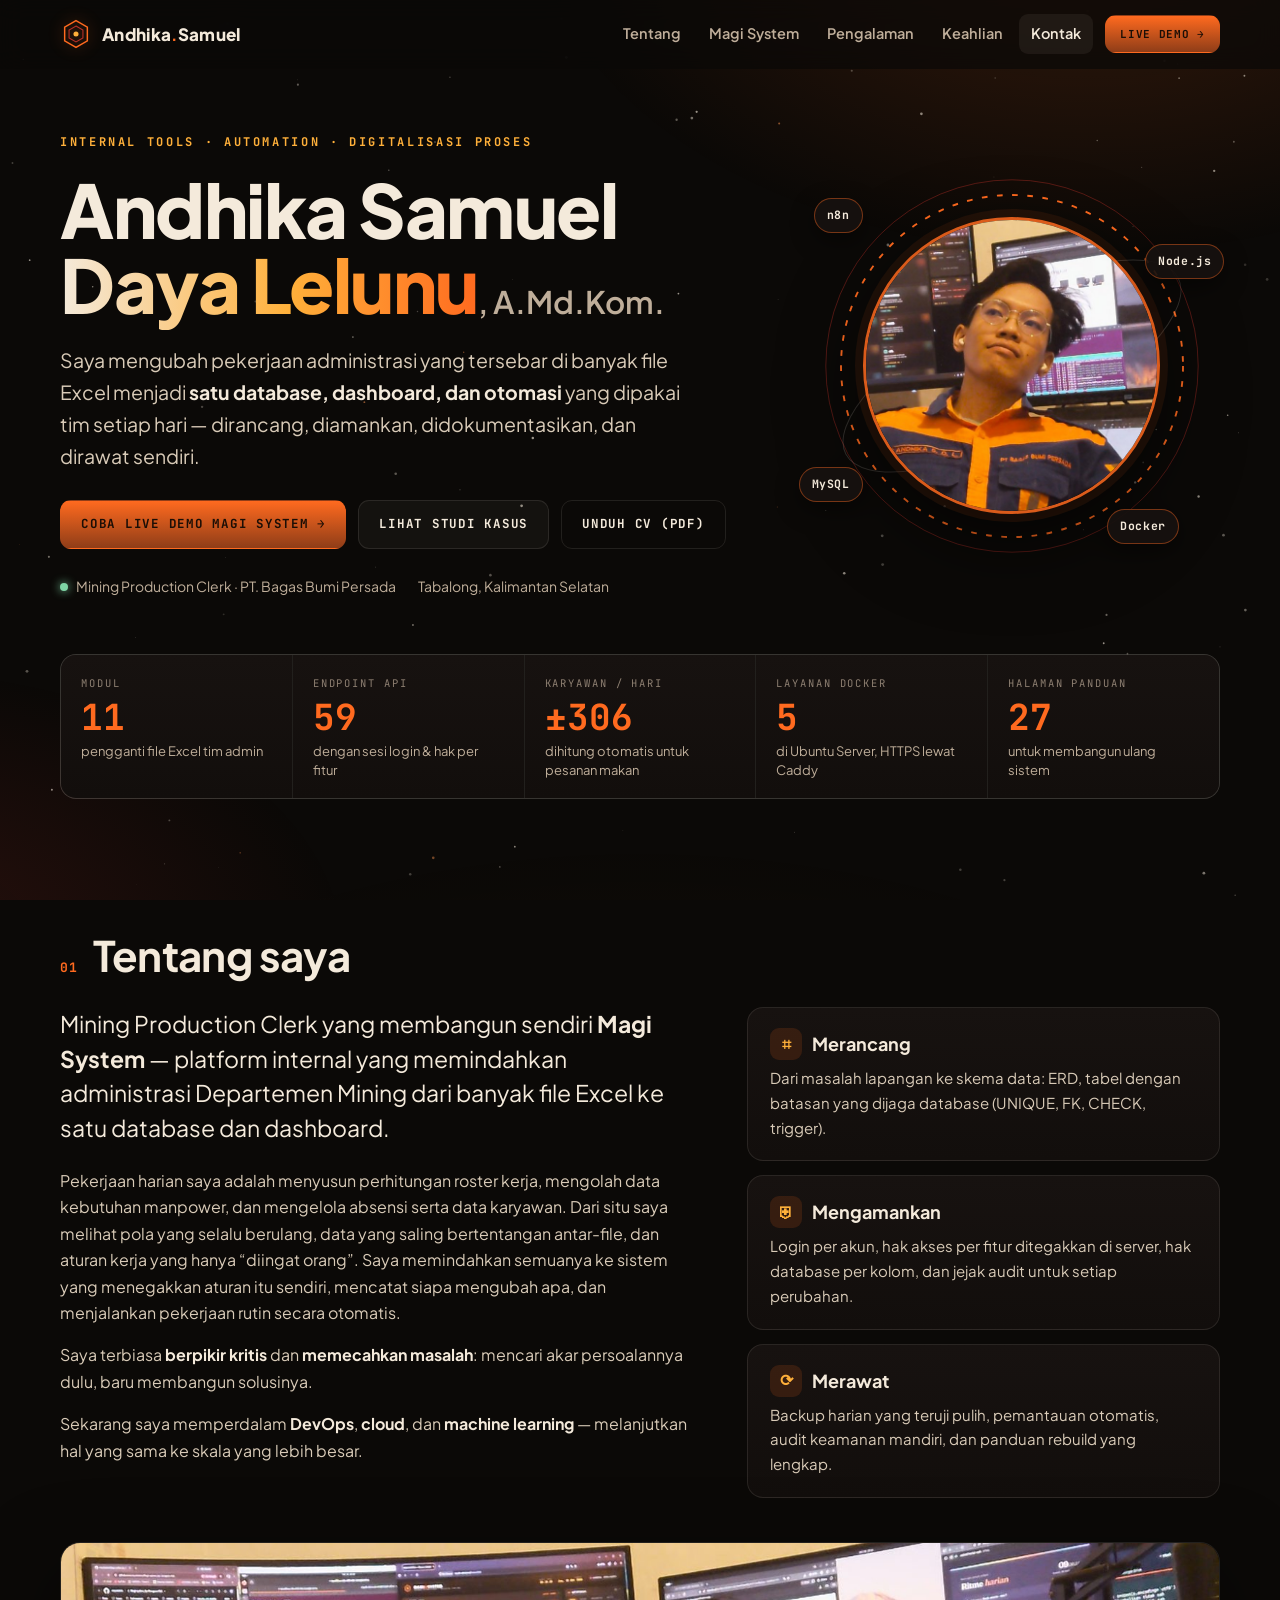
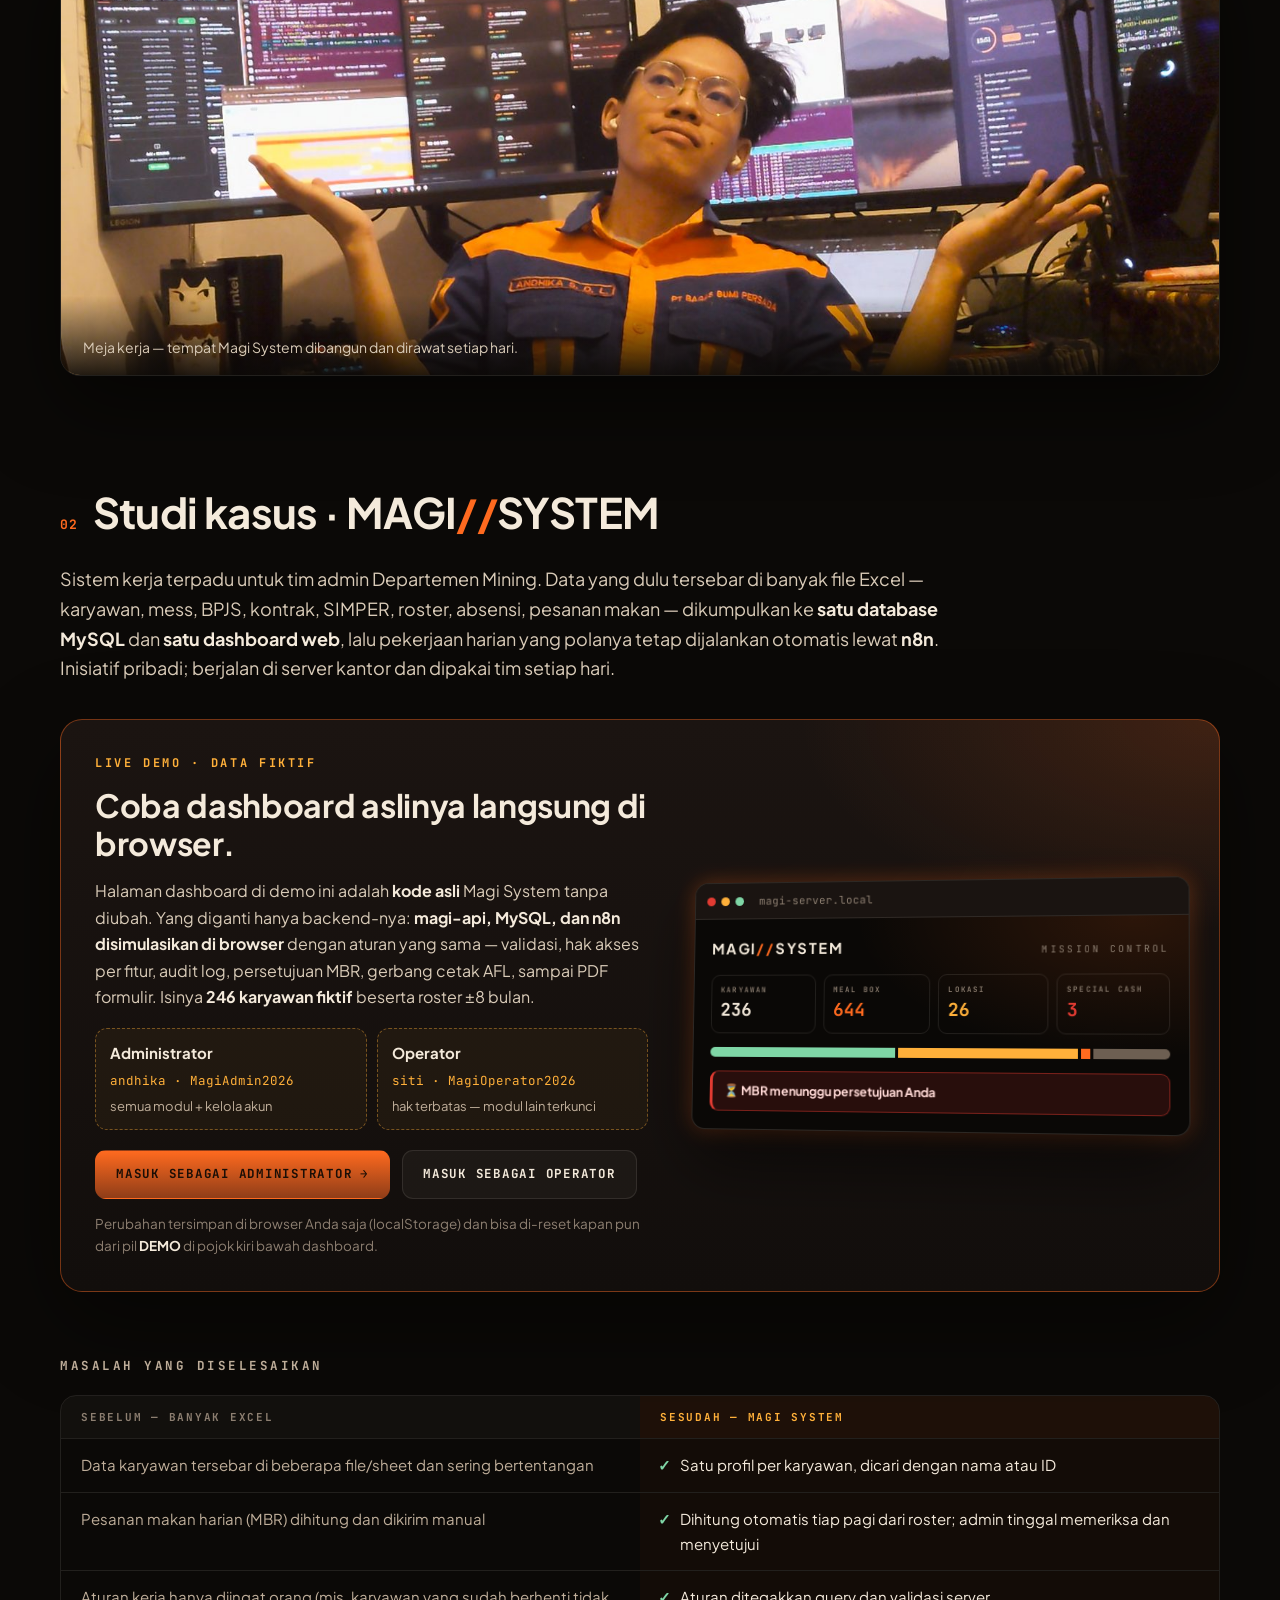
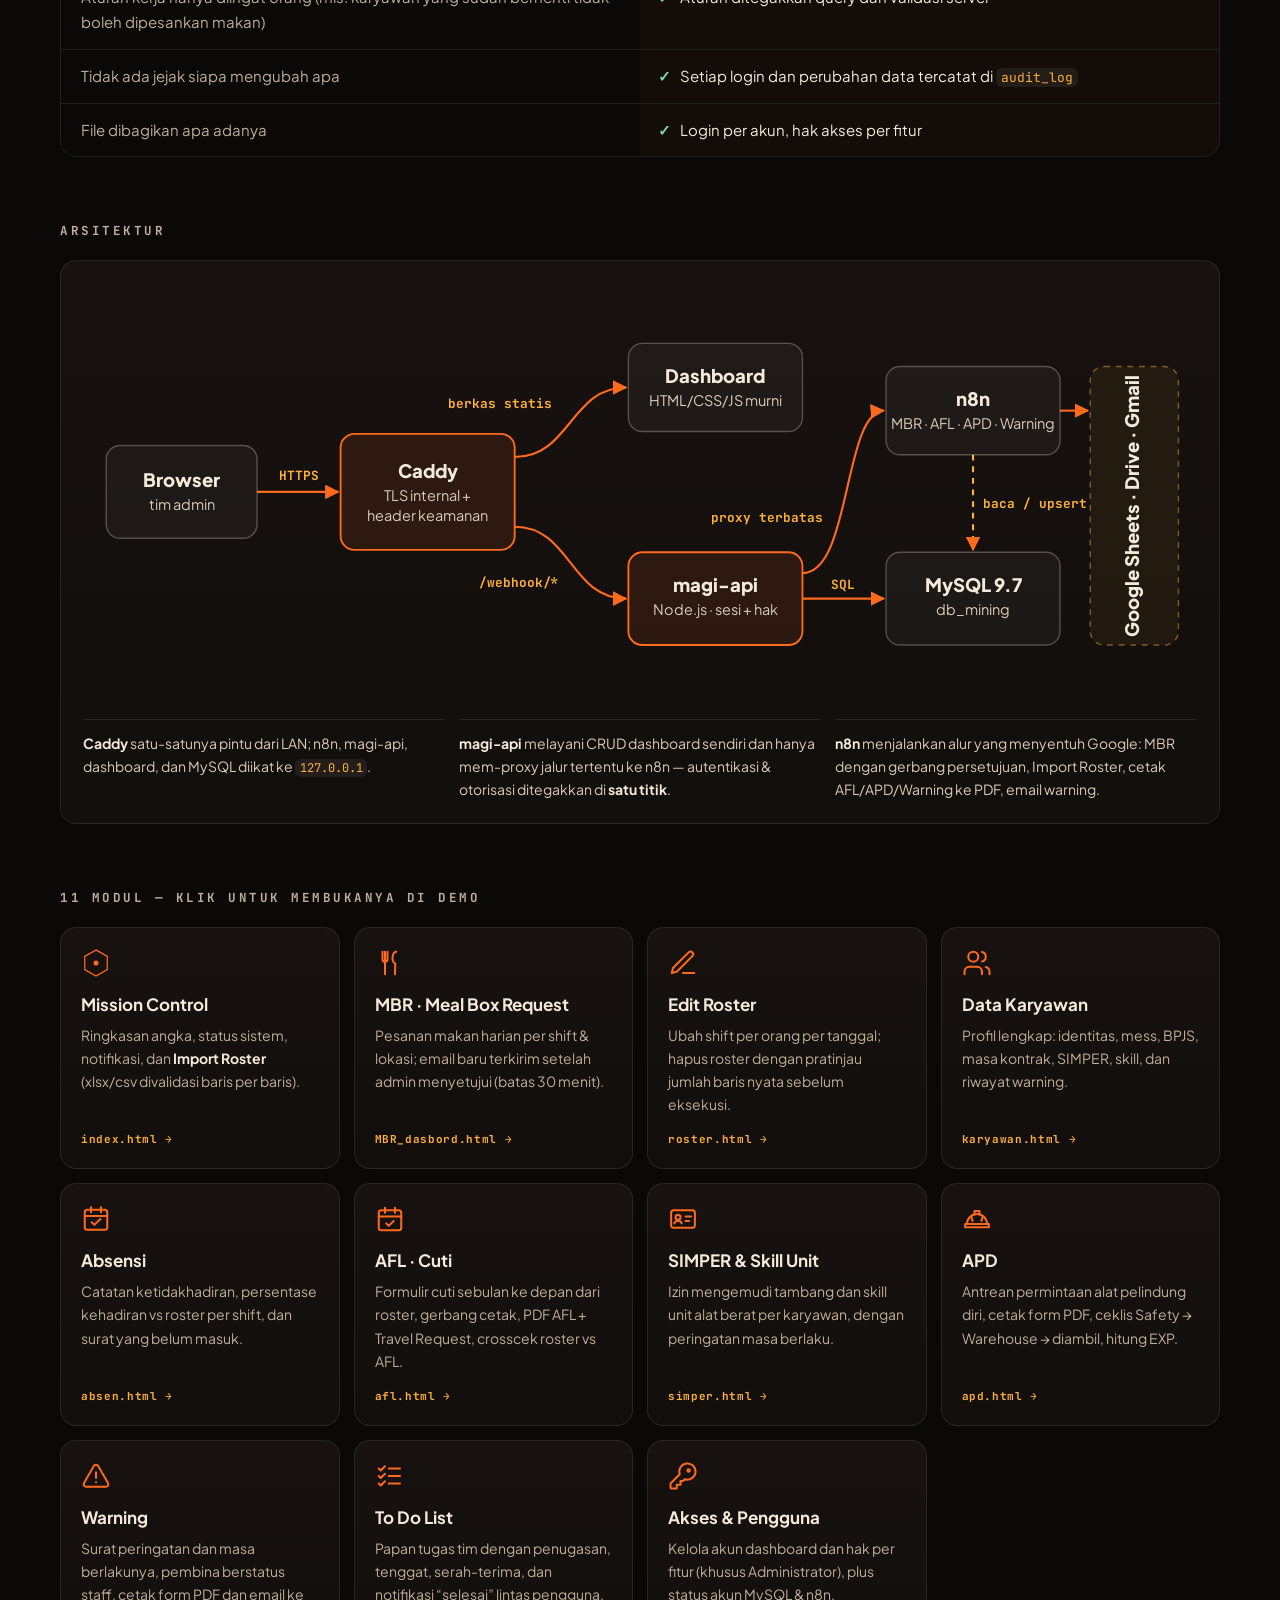
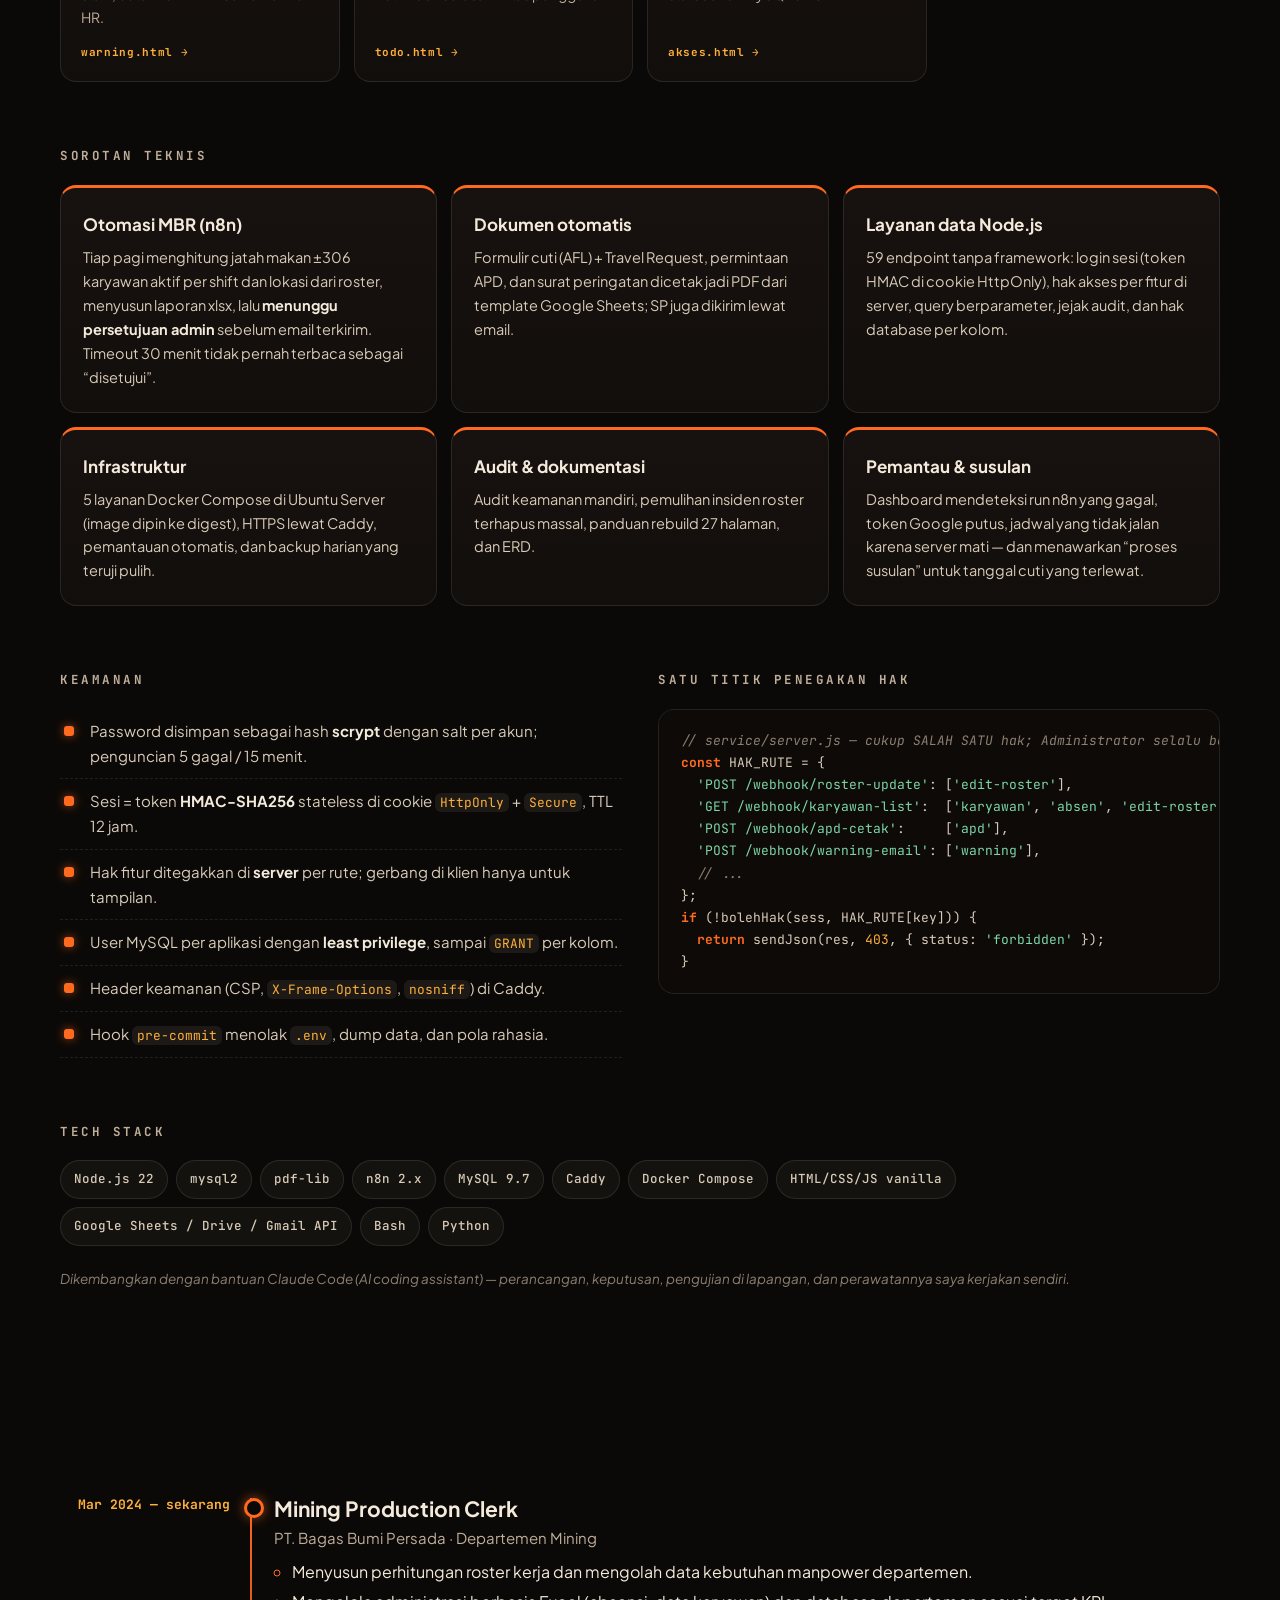
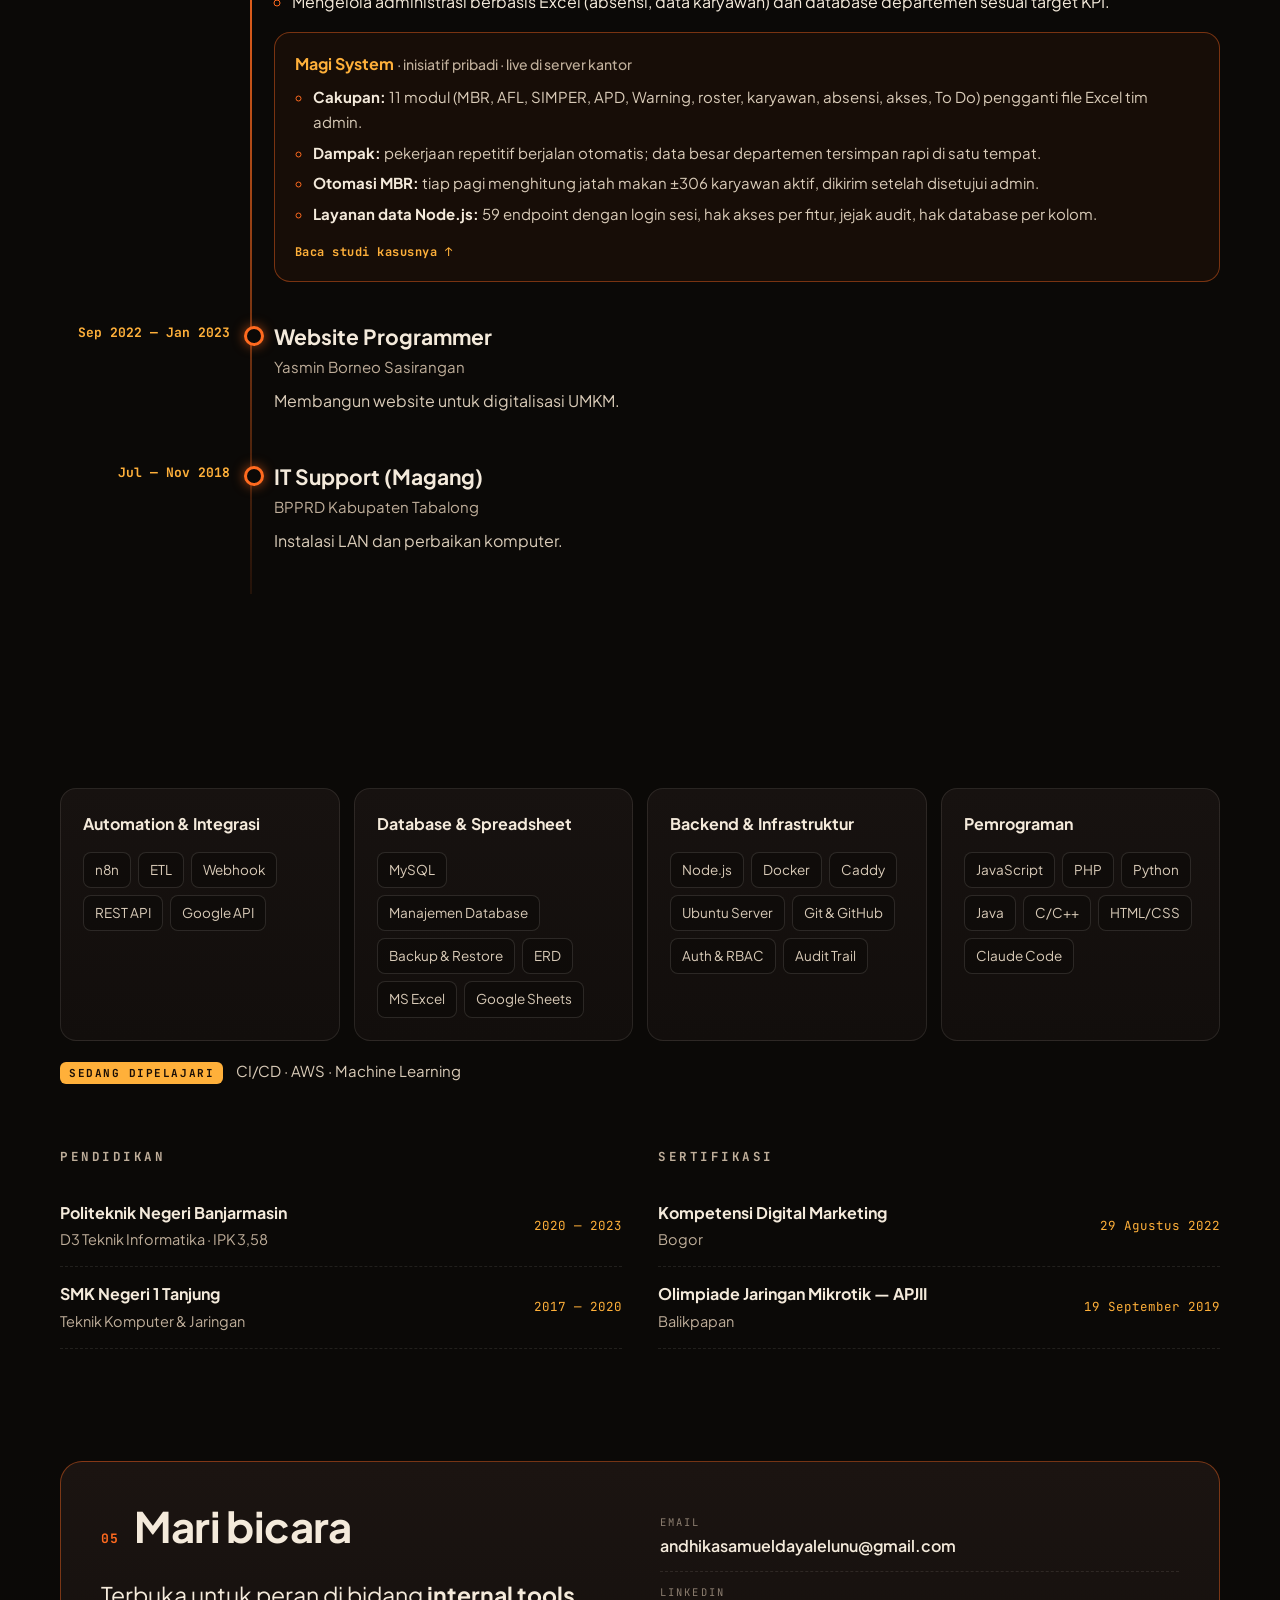
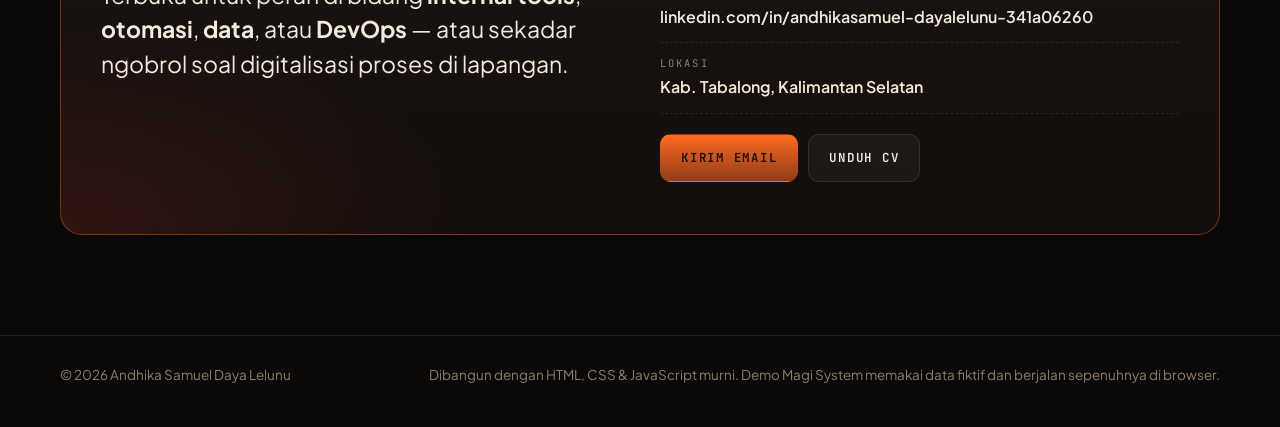
<file: index.html>
<!DOCTYPE html>
<html lang="id">
<head>
<meta charset="UTF-8">
<meta name="viewport" content="width=device-width, initial-scale=1.0">
<title>Andhika Samuel — Portofolio</title>
<meta name="description" content="Portofolio Andhika Samuel Daya Lelunu — internal tools, otomasi, dan digitalisasi proses. Studi kasus Magi System lengkap dengan live demo berdata fiktif.">
<meta name="author" content="Andhika Samuel Daya Lelunu">
<meta name="theme-color" content="#0b0907">
<meta property="og:type" content="website">
<meta property="og:title" content="Andhika Samuel Daya Lelunu — Internal Tools · Automation · Digitalisasi Proses">
<meta property="og:description" content="Pembuat Magi System: dari banyak file Excel ke satu database, dashboard, dan otomasi n8n untuk Departemen Mining. Coba live demonya.">
<!-- Setelah situs online, ganti dengan alamat lengkap, mis. https://username.github.io/portofolio/assets/img/og.png
     (WhatsApp/LinkedIn/Facebook hanya membaca gambar pratinjau dari URL absolut). -->
<meta property="og:image" content="assets/img/og.png">
<meta name="twitter:card" content="summary_large_image">
<link rel="icon" href="assets/img/favicon.svg" type="image/svg+xml">
<link rel="preconnect" href="https://fonts.googleapis.com">
<link rel="preconnect" href="https://fonts.gstatic.com" crossorigin>
<link href="https://fonts.googleapis.com/css2?family=Plus+Jakarta+Sans:wght@400;500;600;700;800&family=JetBrains+Mono:wght@500;700&display=swap" rel="stylesheet">
<link rel="stylesheet" href="assets/css/porto.css">
</head>
<body>
<!-- Isi halaman (teks, daftar, kontak) ada di assets/js/data.js.
     Elemen ber-atribut data-isi="..." diisi otomatis oleh assets/js/porto.js. -->
<canvas id="bintang" aria-hidden="true"></canvas>
<a class="lewati" href="#isi">Lewati ke konten</a>

<!-- ================= NAVIGASI ================= -->
<header class="nav" id="nav">
  <div class="nav-dalam">
    <a class="merek" href="#atas" aria-label="Ke atas">
      <svg viewBox="0 0 48 48" fill="none" aria-hidden="true"><path d="M24 4l17 9.8v20.4L24 44 7 34.2V13.8z" stroke="#FF6A1F" stroke-width="2.2"/><path d="M24 12l10.4 6v12L24 36l-10.4-6V18z" stroke="#E23B32" stroke-width="1.6" opacity=".8"/><circle cx="24" cy="24" r="3.8" fill="#FFB03A"/></svg>
      <span data-isi="merek"></span>
    </a>
    <nav class="menu" id="menu" aria-label="Navigasi utama">
      <a href="#tentang">Tentang</a>
      <a href="#magi">Magi System</a>
      <a href="#pengalaman">Pengalaman</a>
      <a href="#keahlian">Keahlian</a>
      <a href="#kontak">Kontak</a>
      <a class="tombol kecil utama" href="demo/login.html">Live Demo <span aria-hidden="true">→</span></a>
    </nav>
    <button class="burger" id="burger" type="button" aria-label="Buka menu" aria-expanded="false" aria-controls="menu"><span></span><span></span><span></span></button>
  </div>
</header>

<main id="isi">
<noscript><p class="tanpa-js wadah">Isi portofolio ini ditampilkan dengan JavaScript — aktifkan JavaScript di browser Anda untuk melihatnya.</p></noscript>

<!-- ================= HERO ================= -->
<section class="hero" id="atas">
  <div class="wadah hero-grid">
    <div class="hero-teks muncul" data-isi="hero"></div>
    <div class="hero-foto muncul">
      <div class="orbit" data-isi="orbit"></div>
    </div>
  </div>
  <div class="wadah">
    <dl class="angka muncul" aria-label="Magi System dalam angka" data-isi="angka"></dl>
  </div>
</section>

<!-- ================= TENTANG ================= -->
<section class="seksi" id="tentang">
  <div class="wadah">
    <div class="kepala muncul"><span class="idx">01</span><h2>Tentang saya</h2></div>
    <div class="tentang-grid">
      <div class="muncul" data-isi="tentang"></div>
      <div class="nilai muncul" data-isi="nilai"></div>
    </div>
    <figure class="foto-lebar muncul" data-isi="fotoLebar"></figure>
  </div>
</section>

<!-- ================= STUDI KASUS ================= -->
<section class="seksi" id="magi">
  <div class="wadah">
    <div class="kepala muncul"><span class="idx">02</span><h2>Studi kasus · MAGI<b>//</b>SYSTEM</h2></div>
    <p class="intro muncul" data-isi="intro"></p>

    <!-- demo (akun di sini harus sama dengan AKUN di demo/_demo/ui.js) -->
    <div class="kartu-demo muncul">
      <div class="kd-teks">
        <p class="eyebrow">Live demo · data fiktif</p>
        <h3>Coba dashboard aslinya langsung di browser.</h3>
        <p>Halaman dashboard di demo ini adalah <b>kode asli</b> Magi System tanpa diubah. Yang diganti hanya backend-nya: <b>magi-api, MySQL, dan n8n disimulasikan di browser</b> dengan aturan yang sama — validasi, hak akses per fitur, audit log, persetujuan MBR, gerbang cetak AFL, sampai PDF formulir. Isinya <b>246 karyawan fiktif</b> beserta roster ±8 bulan.</p>
        <div class="akun">
          <div><b>Administrator</b><code>andhika · MagiAdmin2026</code><span>semua modul + kelola akun</span></div>
          <div><b>Operator</b><code>siti · MagiOperator2026</code><span>hak terbatas — modul lain terkunci</span></div>
        </div>
        <div class="aksi">
          <a class="tombol utama" href="demo/login.html?demo=admin">Masuk sebagai Administrator <span aria-hidden="true">→</span></a>
          <a class="tombol" href="demo/login.html?demo=operator">Masuk sebagai Operator</a>
        </div>
        <p class="kecil-redup">Perubahan tersimpan di browser Anda saja (localStorage) dan bisa di-reset kapan pun dari pil <b>DEMO</b> di pojok kiri bawah dashboard.</p>
      </div>
      <a class="kd-gambar" href="demo/login.html?demo=admin" aria-label="Buka demo Mission Control">
        <div class="layar">
          <div class="layar-bar"><i></i><i></i><i></i><span>magi-server.local</span></div>
          <div class="layar-isi">
            <div class="li-h"><b>MAGI<em>//</em>SYSTEM</b><span>Mission Control</span></div>
            <div class="li-tiles"><span><small>Karyawan</small>236</span><span><small>Meal Box</small>644</span><span><small>Lokasi</small>26</span><span><small>Special Cash</small>3</span></div>
            <div class="li-bars"><i style="--w:42%"></i><i style="--w:39%"></i><i style="--w:2%"></i><i style="--w:16%"></i></div>
            <div class="li-alert">⏳ MBR menunggu persetujuan Anda</div>
          </div>
        </div>
      </a>
    </div>

    <!-- sebelum / sesudah -->
    <h3 class="sub muncul">Masalah yang diselesaikan</h3>
    <div class="banding muncul" data-isi="banding"></div>

    <!-- arsitektur -->
    <h3 class="sub muncul">Arsitektur</h3>
    <div class="arsitektur muncul">
      <svg viewBox="0 0 960 360" role="img" aria-labelledby="arsJudul arsDesc">
        <title id="arsJudul">Arsitektur Magi System</title>
        <desc id="arsDesc">Browser tim admin terhubung lewat HTTPS ke Caddy. Caddy meneruskan berkas statis ke dashboard dan jalur /webhook ke magi-api. magi-api memeriksa sesi dan hak fitur, membaca dan menulis MySQL, dan meneruskan jalur tertentu ke n8n. n8n membaca MySQL dan memakai Google Sheets, Drive, dan Gmail.</desc>
        <defs>
          <marker id="panah" viewBox="0 0 10 10" refX="9" refY="5" markerWidth="7" markerHeight="7" orient="auto-start-reverse"><path d="M0 0L10 5L0 10z" fill="#FF6A1F"/></marker>
        </defs>
        <g class="ars-garis">
          <path d="M150 180H220" marker-end="url(#panah)"/>
          <path d="M372 150C420 150 420 90 468 90" marker-end="url(#panah)"/>
          <path d="M372 210C420 210 420 272 468 272" marker-end="url(#panah)"/>
          <path d="M620 272H690" marker-end="url(#panah)"/>
          <path d="M620 250C662 250 655 112 690 110" marker-end="url(#panah)"/>
          <path d="M767 148V230" marker-end="url(#panah)" class="putus"/>
          <path d="M842 110H866" marker-end="url(#panah)"/>
        </g>
        <g class="ars-kotak">
          <rect x="20" y="140" width="130" height="80" rx="12"/>
          <rect x="222" y="130" width="150" height="100" rx="12" class="aksen"/>
          <rect x="470" y="52" width="150" height="76" rx="12"/>
          <rect x="470" y="232" width="150" height="80" rx="12" class="aksen"/>
          <rect x="692" y="72" width="150" height="76" rx="12"/>
          <rect x="692" y="232" width="150" height="80" rx="12"/>
          <rect x="868" y="72" width="76" height="240" rx="12" class="redup"/>
        </g>
        <g class="ars-teks">
          <text x="85" y="176" class="j">Browser</text><text x="85" y="196">tim admin</text>
          <text x="297" y="168" class="j">Caddy</text><text x="297" y="188">TLS internal +</text><text x="297" y="205">header keamanan</text>
          <text x="545" y="86" class="j">Dashboard</text><text x="545" y="106">HTML/CSS/JS murni</text>
          <text x="545" y="266" class="j">magi-api</text><text x="545" y="286">Node.js · sesi + hak</text>
          <text x="767" y="106" class="j">n8n</text><text x="767" y="126">MBR · AFL · APD · Warning</text>
          <text x="767" y="266" class="j">MySQL 9.7</text><text x="767" y="286">db_mining</text>
          <text x="910" y="192" class="j" transform="rotate(-90 910 192)">Google Sheets · Drive · Gmail</text>
          <text x="186" y="170" class="lbl">HTTPS</text>
          <text x="404" y="108" class="lbl" text-anchor="end">berkas statis</text>
          <text x="410" y="262" class="lbl" text-anchor="end">/webhook/*</text>
          <text x="655" y="264" class="lbl">SQL</text>
          <text x="638" y="206" class="lbl" text-anchor="end">proxy terbatas</text>
          <text x="776" y="194" class="lbl" text-anchor="start">baca / upsert</text>
        </g>
      </svg>
      <ul class="ars-catatan">
        <li><b>Caddy</b> satu-satunya pintu dari LAN; n8n, magi-api, dashboard, dan MySQL diikat ke <code>127.0.0.1</code>.</li>
        <li><b>magi-api</b> melayani CRUD dashboard sendiri dan hanya mem-proxy jalur tertentu ke n8n — autentikasi &amp; otorisasi ditegakkan di <b>satu titik</b>.</li>
        <li><b>n8n</b> menjalankan alur yang menyentuh Google: MBR dengan gerbang persetujuan, Import Roster, cetak AFL/APD/Warning ke PDF, email warning.</li>
      </ul>
    </div>

    <!-- modul -->
    <h3 class="sub muncul"><span data-isi="jumlahModul"></span> modul — klik untuk membukanya di demo</h3>
    <div class="modul" data-isi="modul"></div>

    <!-- sorotan -->
    <h3 class="sub muncul">Sorotan teknis</h3>
    <div class="sorotan" data-isi="sorotan"></div>

    <!-- keamanan + kode -->
    <div class="dua-kolom">
      <div class="muncul">
        <h3 class="sub">Keamanan</h3>
        <ul class="daftar-cek" data-isi="keamanan"></ul>
      </div>
      <div class="muncul">
        <h3 class="sub">Satu titik penegakan hak</h3>
<pre class="kode"><code><span class="k">// service/server.js — cukup SALAH SATU hak; Administrator selalu boleh</span>
<span class="b">const</span> HAK_RUTE = {
  <span class="s">'POST /webhook/roster-update'</span>: [<span class="s">'edit-roster'</span>],
  <span class="s">'GET /webhook/karyawan-list'</span>:  [<span class="s">'karyawan'</span>, <span class="s">'absen'</span>, <span class="s">'edit-roster'</span>],
  <span class="s">'POST /webhook/apd-cetak'</span>:     [<span class="s">'apd'</span>],
  <span class="s">'POST /webhook/warning-email'</span>: [<span class="s">'warning'</span>],
  <span class="k">// ...</span>
};
<span class="b">if</span> (!bolehHak(sess, HAK_RUTE[key])) {
  <span class="b">return</span> sendJson(res, <span class="n">403</span>, { status: <span class="s">'forbidden'</span> });
}</code></pre>
      </div>
    </div>

    <h3 class="sub muncul">Tech stack</h3>
    <ul class="chip-daftar muncul" data-isi="stack"></ul>
    <p class="catatan-ai muncul" data-isi="catatanAi"></p>
  </div>
</section>

<!-- ================= PENGALAMAN ================= -->
<section class="seksi" id="pengalaman">
  <div class="wadah">
    <div class="kepala muncul"><span class="idx">03</span><h2>Pengalaman</h2></div>
    <ol class="linimasa" data-isi="pengalaman"></ol>
  </div>
</section>

<!-- ================= KEAHLIAN ================= -->
<section class="seksi" id="keahlian">
  <div class="wadah">
    <div class="kepala muncul"><span class="idx">04</span><h2>Keahlian</h2></div>
    <div class="keahlian" data-isi="keahlian"></div>
    <p class="belajar muncul" data-isi="sedangBelajar"></p>

    <div class="pendidikan">
      <div class="muncul">
        <h3 class="sub">Pendidikan</h3>
        <div data-isi="pendidikan"></div>
      </div>
      <div class="muncul">
        <h3 class="sub">Sertifikasi</h3>
        <div data-isi="sertifikasi"></div>
      </div>
    </div>
  </div>
</section>

<!-- ================= KONTAK ================= -->
<section class="seksi" id="kontak">
  <div class="wadah">
    <div class="kontak muncul">
      <div>
        <div class="kepala"><span class="idx">05</span><h2>Mari bicara</h2></div>
        <p class="besar" data-isi="ajakan"></p>
      </div>
      <ul class="kontak-daftar" data-isi="kontak"></ul>
    </div>
  </div>
</section>
</main>

<footer class="kaki">
  <div class="wadah">
    <p>© <span id="tahun">2026</span> <span data-isi="namaLengkap"></span></p>
    <p>Dibangun dengan HTML, CSS &amp; JavaScript murni. Demo Magi System memakai data fiktif dan berjalan sepenuhnya di browser.</p>
  </div>
</footer>

<script src="assets/js/data.js"></script>
<script src="assets/js/porto.js"></script>
</body>
</html>
</file>
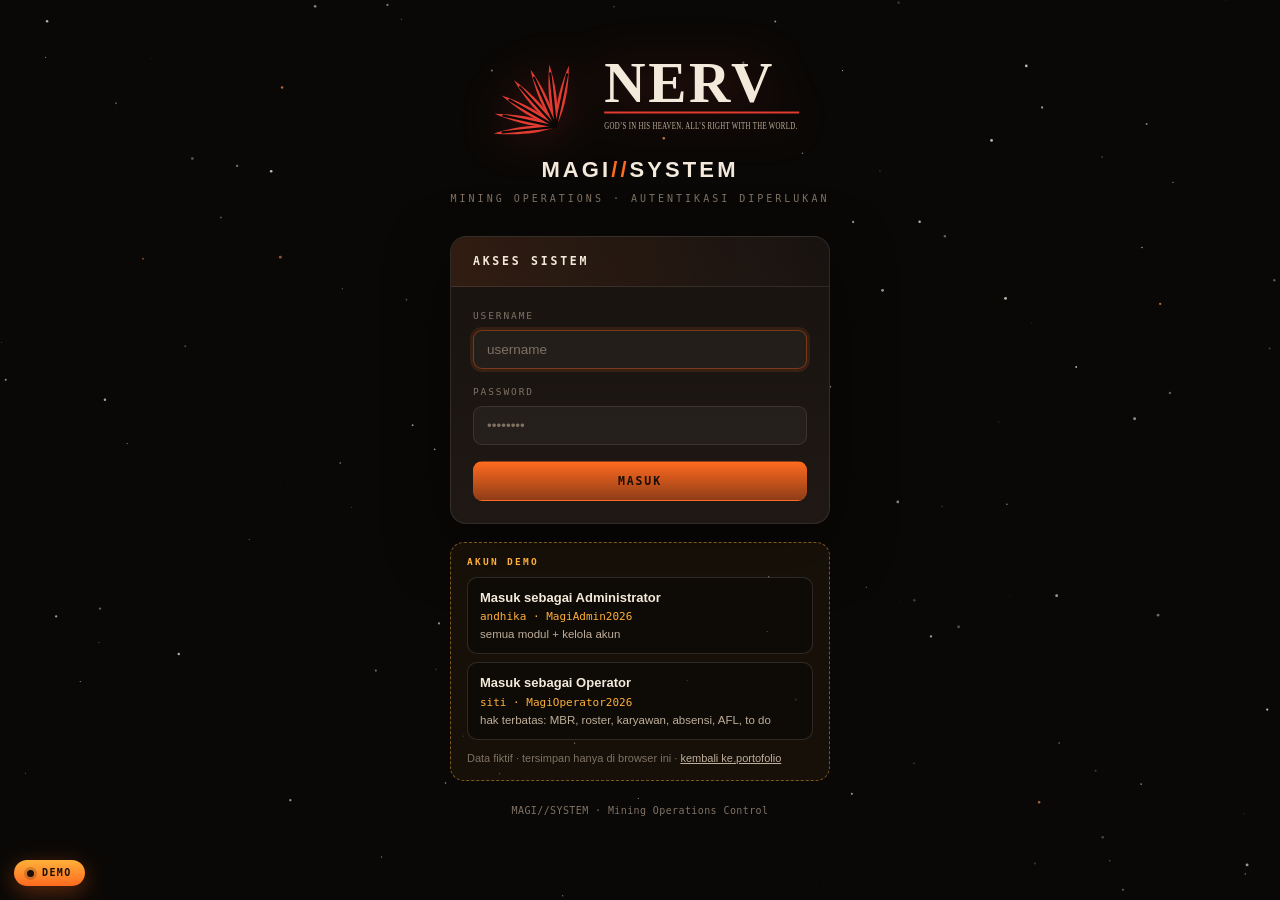
<file: demo/index.html>
<!DOCTYPE html>
<html lang="id" data-theme="dark">
<head>
<meta charset="UTF-8">
<meta name="viewport" content="width=device-width, initial-scale=1.0">
<title>MAGI//SYSTEM — Mission Control</title>
<link rel="icon" href="../assets/img/favicon.svg" type="image/svg+xml">
<link rel="stylesheet" href="./index.css">
</head>
<body>
<!-- Markup dan logika dibangun oleh index.js; gaya di index.css -->
<div id="app"></div>
<!-- MODE DEMO (portofolio): magi-api, MySQL & n8n disimulasikan di browser — lihat _demo/ -->
<script src="./_demo/util.js"></script>
<script src="./_demo/seed.js"></script>
<script src="./_demo/pdf.js"></script>
<script src="./_demo/api.js"></script>
<script src="./_demo/ui.js"></script>
<script src="./config.js"></script>
<script src="./index.js"></script>
</body>
</html>
</file>
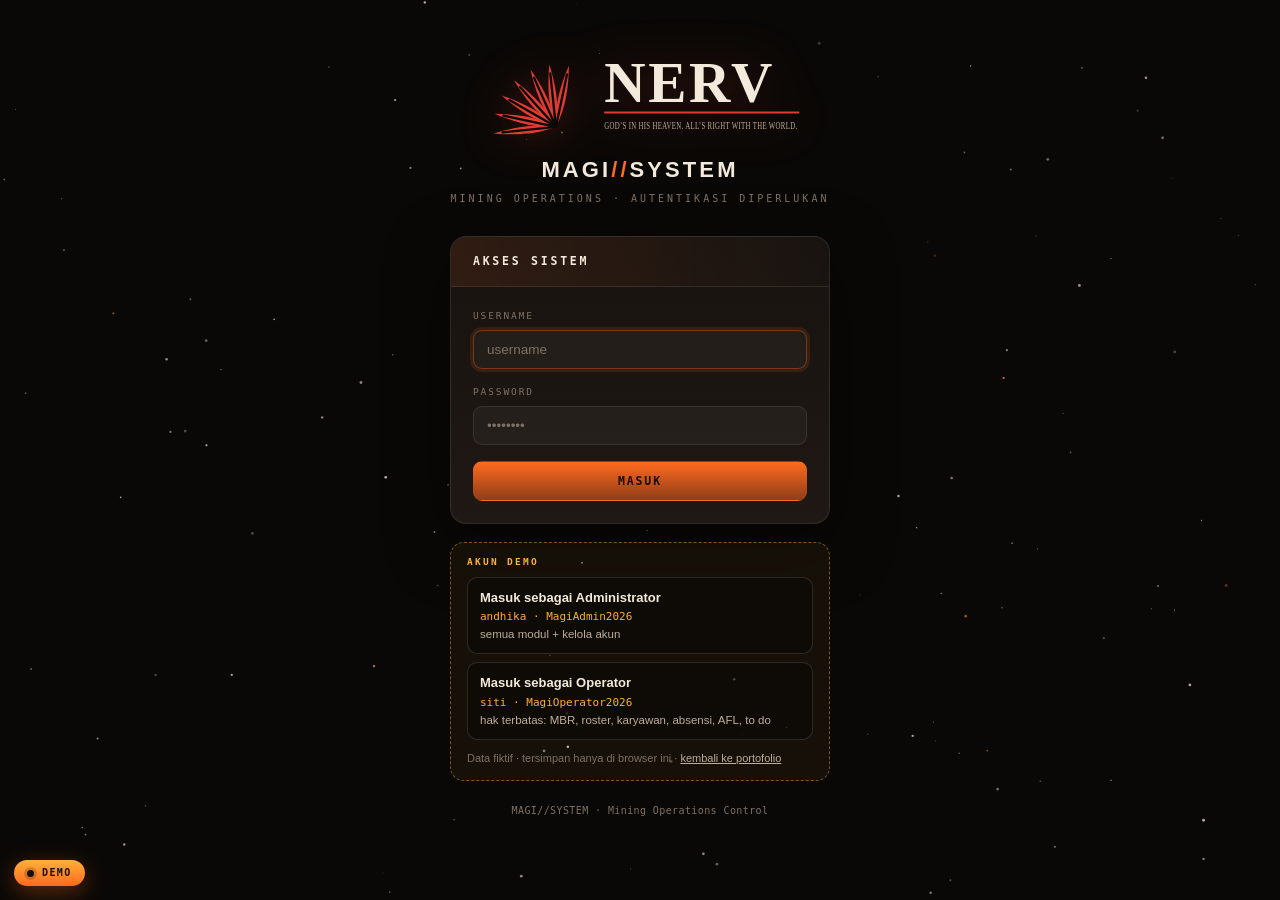
<file: demo/absen.html>
<!DOCTYPE html>
<html lang="id" data-theme="dark">
<head>
<meta charset="UTF-8">
<meta name="viewport" content="width=device-width, initial-scale=1.0">
<title>MAGI//SYSTEM — Absensi</title>
<link rel="icon" href="../assets/img/favicon.svg" type="image/svg+xml">
</head>
<body>
<!-- Seluruh markup, style, dan logika dibangun oleh absen.js -->
<div id="app"></div>
<!-- MODE DEMO (portofolio): magi-api, MySQL & n8n disimulasikan di browser — lihat _demo/ -->
<script src="./_demo/util.js"></script>
<script src="./_demo/seed.js"></script>
<script src="./_demo/pdf.js"></script>
<script src="./_demo/api.js"></script>
<script src="./_demo/ui.js"></script>
<script src="./config.js"></script>
<script src="./absen.js"></script>
</body>
</html>
</file>
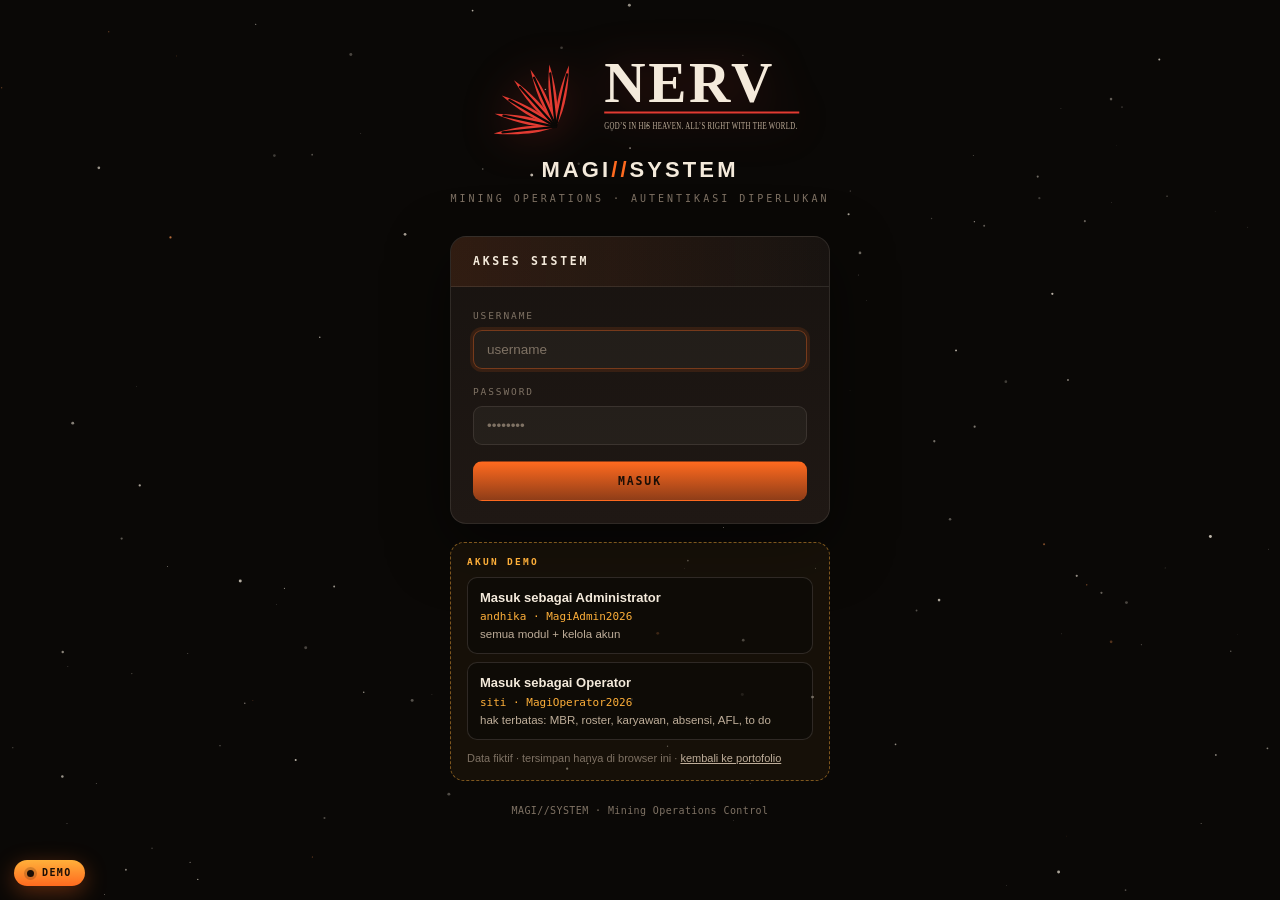
<file: demo/afl.html>
<!DOCTYPE html>
<html lang="id" data-theme="dark">
<head>
<meta charset="UTF-8">
<meta name="viewport" content="width=device-width, initial-scale=1.0">
<title>MAGI//SYSTEM — AFL</title>
<link rel="icon" href="../assets/img/favicon.svg" type="image/svg+xml">
<link rel="stylesheet" href="./afl.css">
</head>
<body>
<!-- Markup dan logika dibangun oleh afl.js; gaya di afl.css.
     config.js dimuat lebih dulu: menjaga gerbang login + menyiapkan MAGI. -->
<div id="app"></div>
<!-- MODE DEMO (portofolio): magi-api, MySQL & n8n disimulasikan di browser — lihat _demo/ -->
<script src="./_demo/util.js"></script>
<script src="./_demo/seed.js"></script>
<script src="./_demo/pdf.js"></script>
<script src="./_demo/api.js"></script>
<script src="./_demo/ui.js"></script>
<script src="./config.js"></script>
<script src="./afl.js"></script>
</body>
</html>
</file>
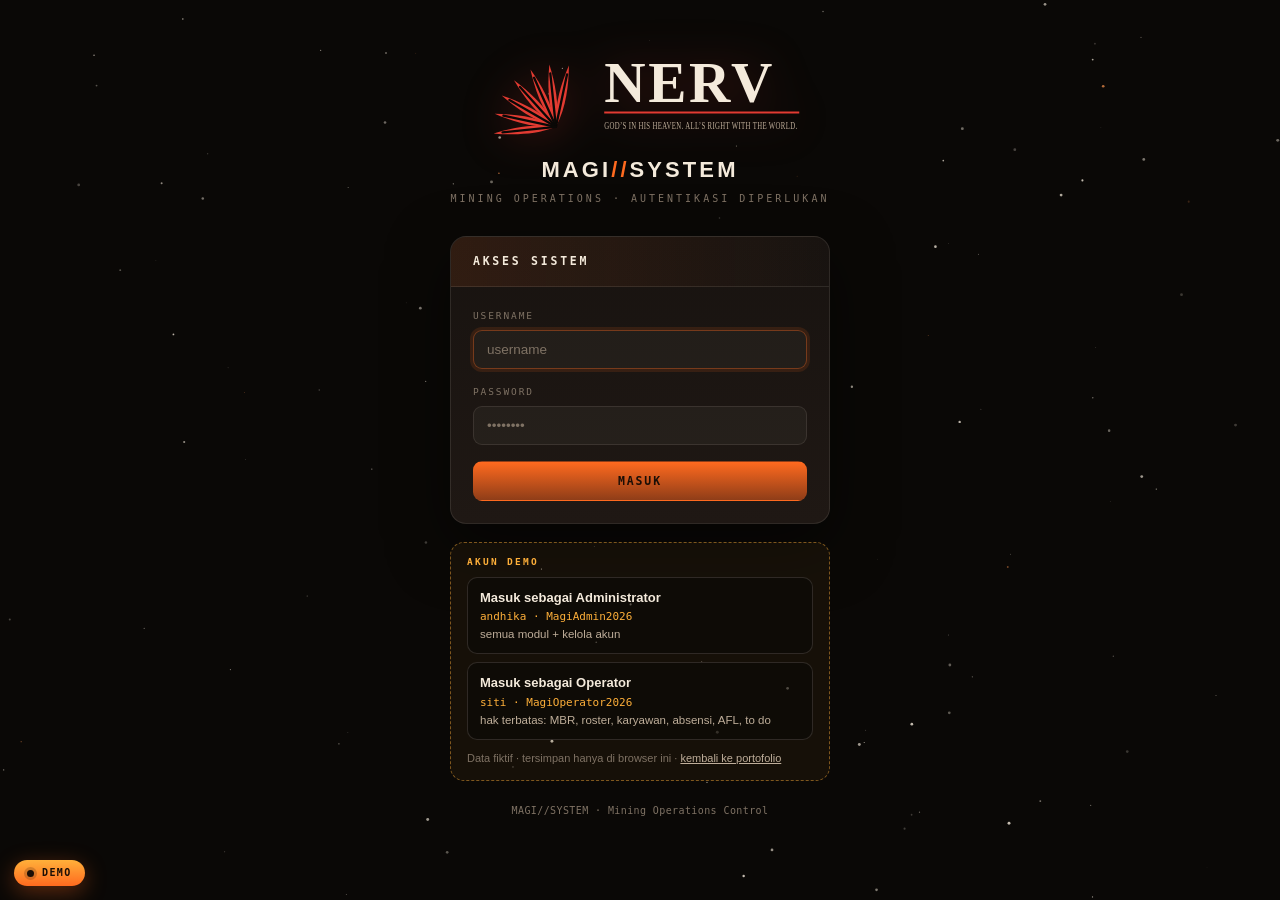
<file: demo/akses.html>
<!DOCTYPE html>
<html lang="id" data-theme="dark">
<head>
<meta charset="UTF-8">
<meta name="viewport" content="width=device-width, initial-scale=1.0">
<title>MAGI//SYSTEM — Akses &amp; Pengguna</title>
<link rel="icon" href="../assets/img/favicon.svg" type="image/svg+xml">
</head>
<body>
<!-- Seluruh markup, style, dan logika dibangun oleh akses.js.
     config.js dimuat lebih dulu: menjaga gerbang login + menyiapkan MAGI. -->
<div id="app"></div>
<!-- MODE DEMO (portofolio): magi-api, MySQL & n8n disimulasikan di browser — lihat _demo/ -->
<script src="./_demo/util.js"></script>
<script src="./_demo/seed.js"></script>
<script src="./_demo/pdf.js"></script>
<script src="./_demo/api.js"></script>
<script src="./_demo/ui.js"></script>
<script src="./config.js"></script>
<script src="./akses.js"></script>
</body>
</html>
</file>
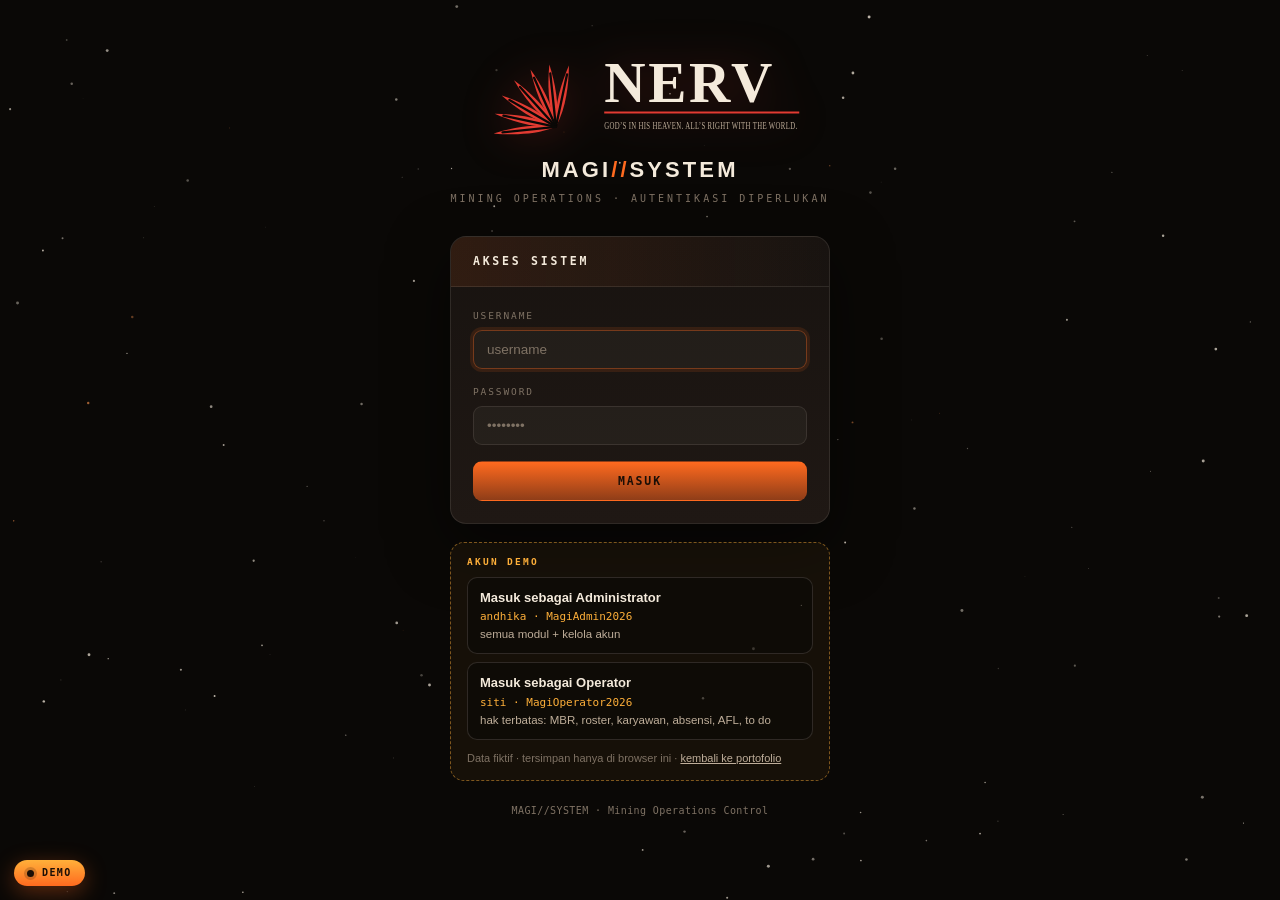
<file: demo/apd.html>
<!DOCTYPE html>
<html lang="id" data-theme="dark">
<head>
<meta charset="UTF-8">
<meta name="viewport" content="width=device-width, initial-scale=1.0">
<title>MAGI//SYSTEM — APD</title>
<link rel="icon" href="../assets/img/favicon.svg" type="image/svg+xml">
<link rel="stylesheet" href="./apd.css">
</head>
<body>
<!-- Markup dan logika dibangun oleh apd.js; gaya di apd.css.
     config.js dimuat lebih dulu: menjaga gerbang login + menyiapkan MAGI. -->
<div id="app"></div>
<!-- MODE DEMO (portofolio): magi-api, MySQL & n8n disimulasikan di browser — lihat _demo/ -->
<script src="./_demo/util.js"></script>
<script src="./_demo/seed.js"></script>
<script src="./_demo/pdf.js"></script>
<script src="./_demo/api.js"></script>
<script src="./_demo/ui.js"></script>
<script src="./config.js"></script>
<script src="./apd.js"></script>
</body>
</html>
</file>
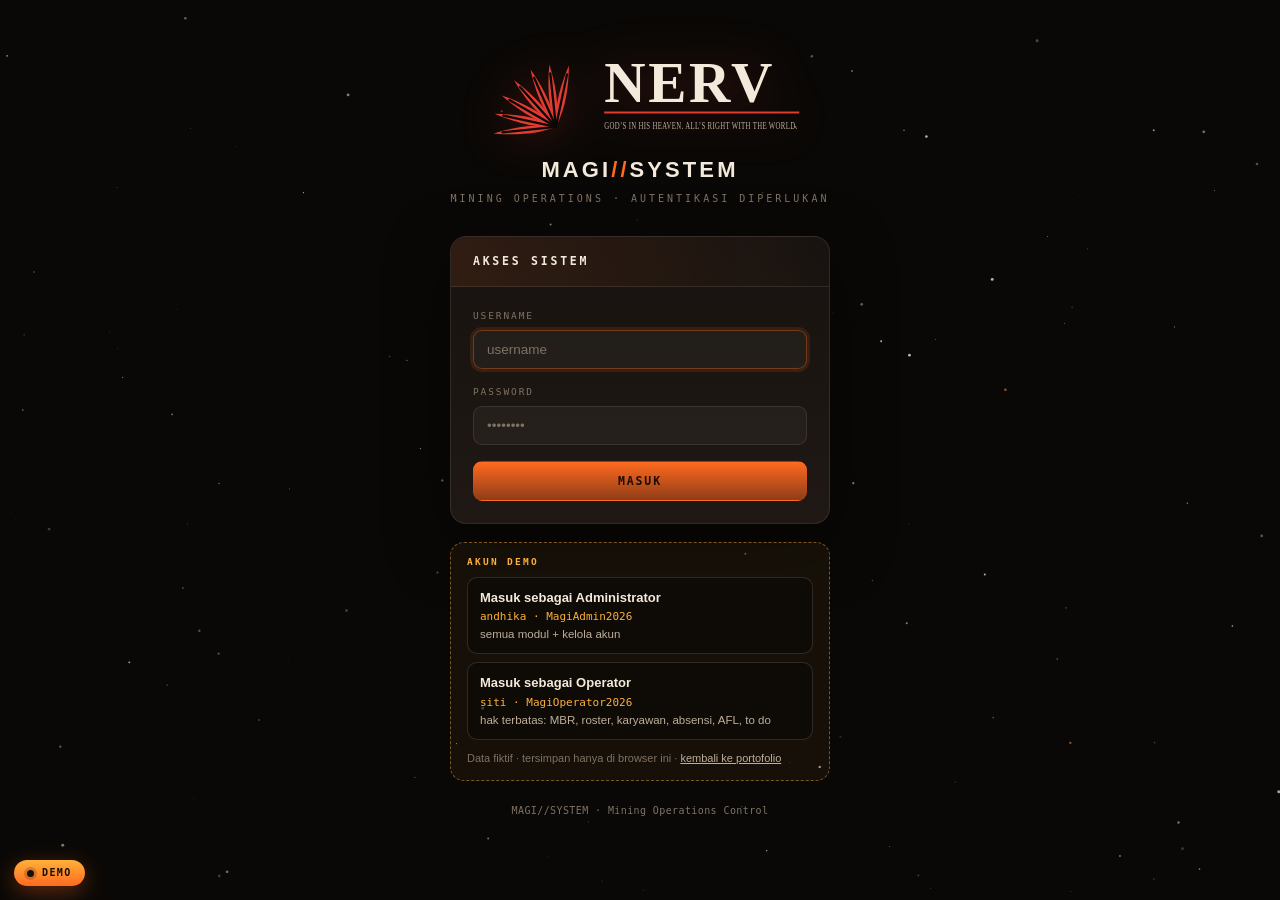
<file: demo/karyawan.html>
<!DOCTYPE html>
<html lang="id" data-theme="dark">
<head>
<meta charset="UTF-8">
<meta name="viewport" content="width=device-width, initial-scale=1.0">
<title>MAGI//SYSTEM — Data Karyawan</title>
<link rel="icon" href="../assets/img/favicon.svg" type="image/svg+xml">
</head>
<body>
<!-- Seluruh markup, style, dan logika dibangun oleh karyawan.js -->
<div id="app"></div>
<!-- MODE DEMO (portofolio): magi-api, MySQL & n8n disimulasikan di browser — lihat _demo/ -->
<script src="./_demo/util.js"></script>
<script src="./_demo/seed.js"></script>
<script src="./_demo/pdf.js"></script>
<script src="./_demo/api.js"></script>
<script src="./_demo/ui.js"></script>
<script src="./config.js"></script>
<script src="./karyawan.js"></script>
</body>
</html>
</file>
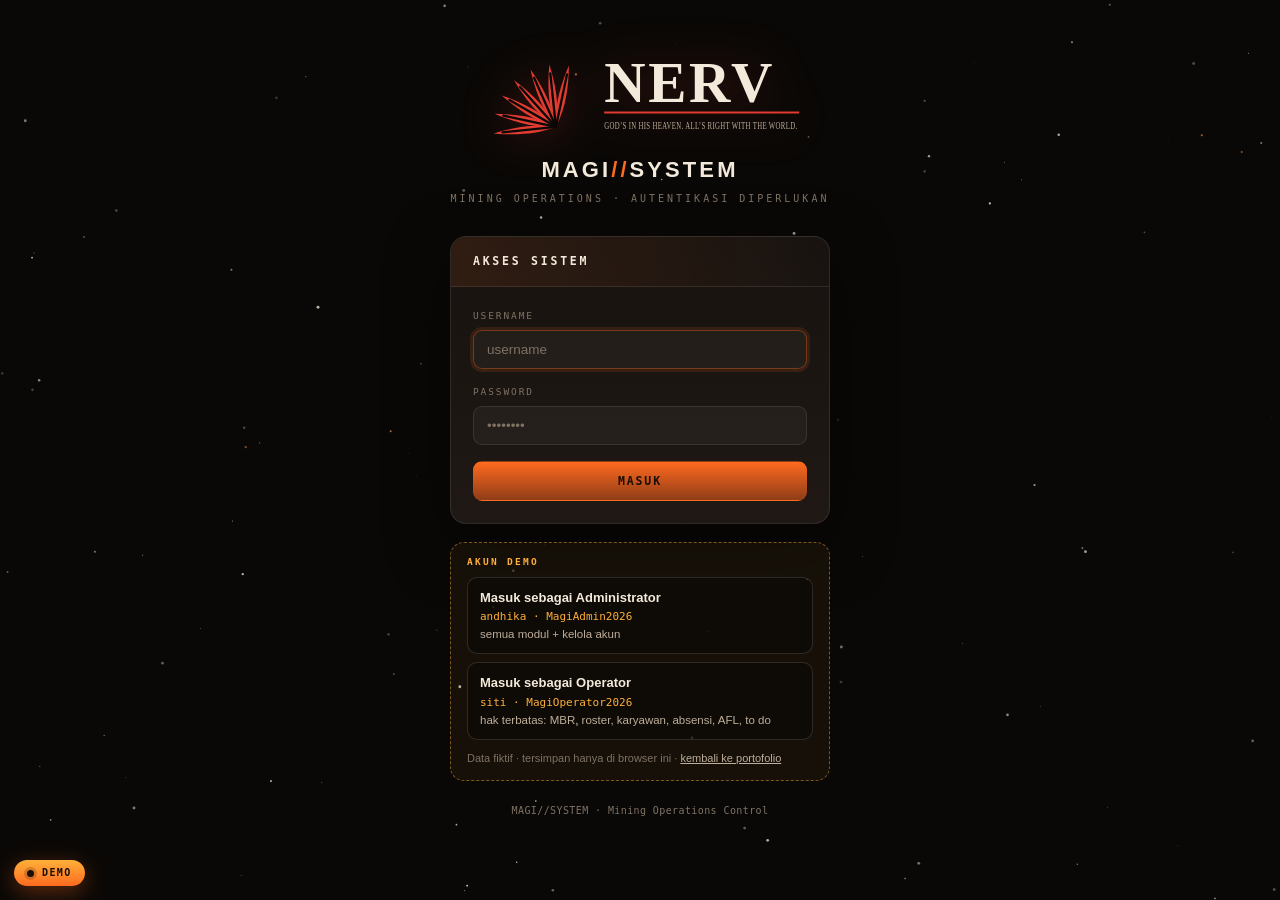
<file: demo/login.html>
<!DOCTYPE html>
<html lang="id" data-theme="dark">
<head>
<meta charset="UTF-8">
<meta name="viewport" content="width=device-width, initial-scale=1.0">
<title>MAGI//SYSTEM — Login</title>
<link rel="icon" href="../assets/img/favicon.svg" type="image/svg+xml">
</head>
<body>
<!-- Seluruh markup, style, dan logika dibangun oleh login.js.
     config.js dimuat lebih dulu: gerbang di dalamnya SENGAJA lolos untuk
     login.html (tidak me-redirect), tapi window.MAGI tetap disiapkan
     supaya login.js tahu alamat endpoint POST /webhook/login. -->
<div id="app"></div>
<!-- MODE DEMO (portofolio): magi-api, MySQL & n8n disimulasikan di browser — lihat _demo/ -->
<script src="./_demo/util.js"></script>
<script src="./_demo/seed.js"></script>
<script src="./_demo/pdf.js"></script>
<script src="./_demo/api.js"></script>
<script src="./_demo/ui.js"></script>
<script src="./config.js"></script>
<script src="./login.js"></script>
</body>
</html>
</file>
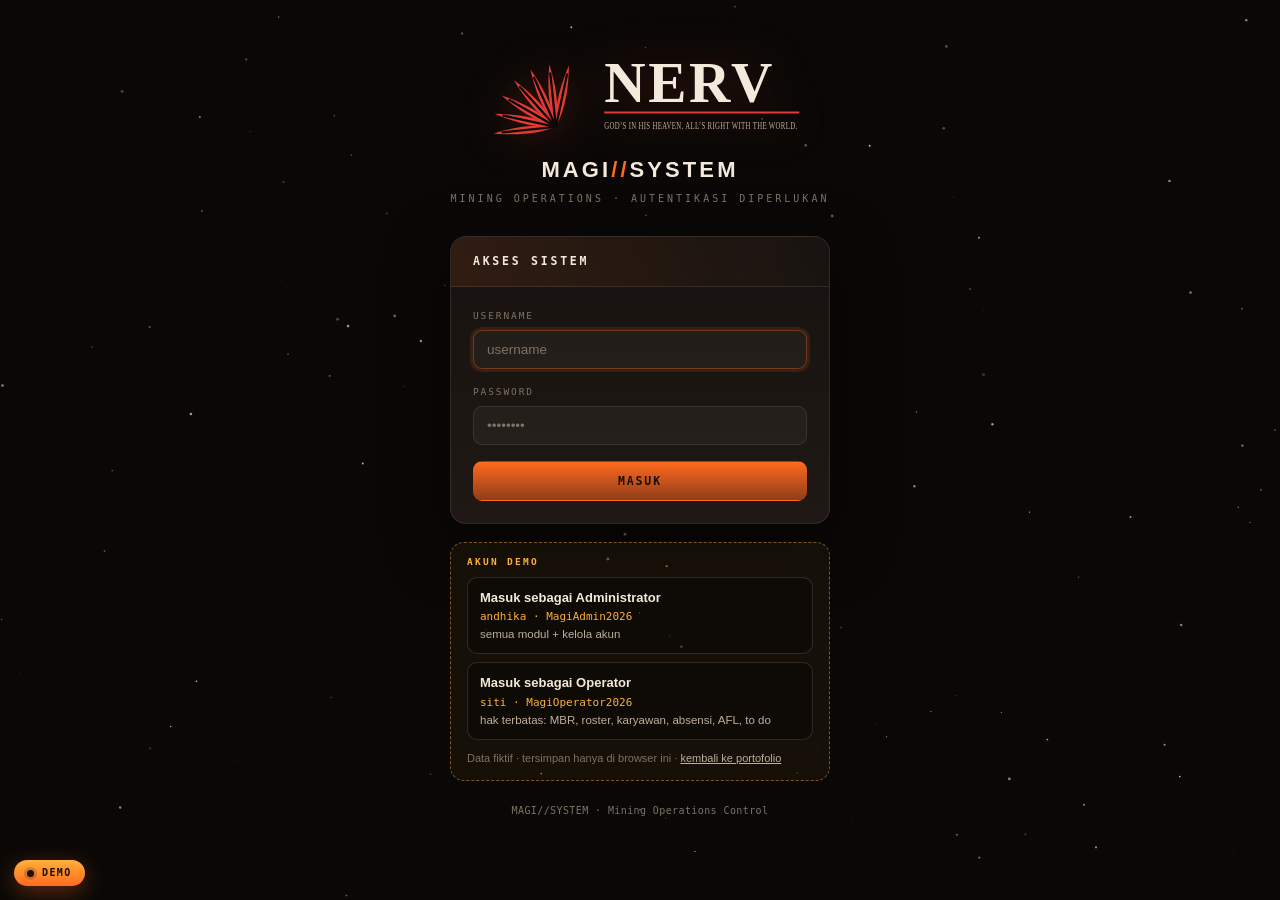
<file: demo/MBR_dasbord.html>
<!DOCTYPE html>
<html lang="id" data-theme="dark">
<head>
<meta charset="UTF-8">
<meta name="viewport" content="width=device-width, initial-scale=1.0">
<title>MAGI//SYSTEM — MBR · Mealbox Report</title>
<link rel="icon" href="../assets/img/favicon.svg" type="image/svg+xml">
</head>
<body>
<!-- Seluruh markup, style, dan logika dibangun oleh MBR_dasbord.js -->
<div id="app"></div>
<!-- MODE DEMO (portofolio): magi-api, MySQL & n8n disimulasikan di browser — lihat _demo/ -->
<script src="./_demo/util.js"></script>
<script src="./_demo/seed.js"></script>
<script src="./_demo/pdf.js"></script>
<script src="./_demo/api.js"></script>
<script src="./_demo/ui.js"></script>
<script src="./config.js"></script>
<script src="./MBR_dasbord.js"></script>
</body>
</html>
</file>
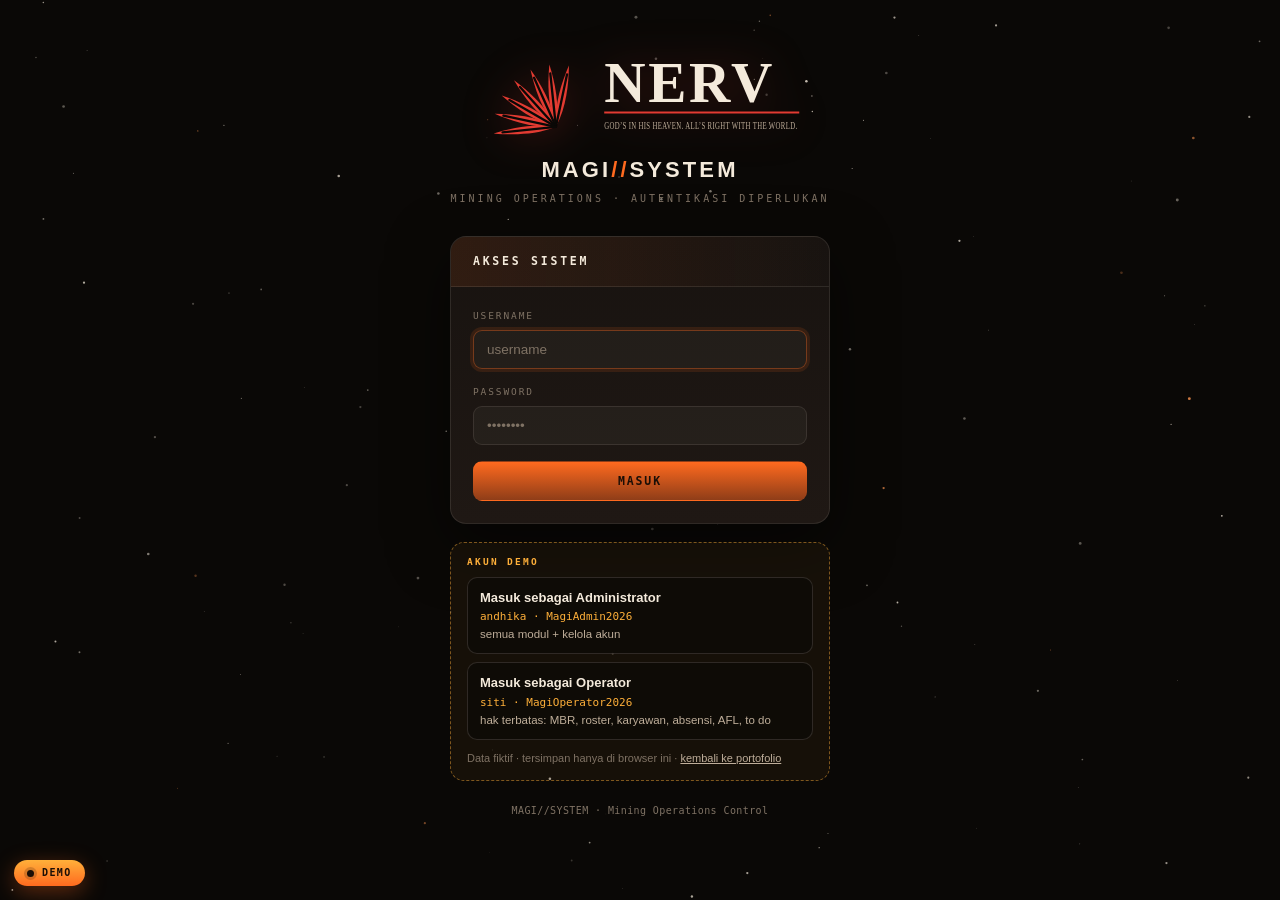
<file: demo/roster.html>
<!DOCTYPE html>
<html lang="id" data-theme="dark">
<head>
<meta charset="UTF-8">
<meta name="viewport" content="width=device-width, initial-scale=1.0">
<title>MAGI//SYSTEM — Edit Roster</title>
<link rel="icon" href="../assets/img/favicon.svg" type="image/svg+xml">
</head>
<body>
<!-- Seluruh markup, style, dan logika dibangun oleh roster.js -->
<div id="app"></div>
<!-- MODE DEMO (portofolio): magi-api, MySQL & n8n disimulasikan di browser — lihat _demo/ -->
<script src="./_demo/util.js"></script>
<script src="./_demo/seed.js"></script>
<script src="./_demo/pdf.js"></script>
<script src="./_demo/api.js"></script>
<script src="./_demo/ui.js"></script>
<script src="./config.js"></script>
<script src="./roster.js"></script>
</body>
</html>
</file>
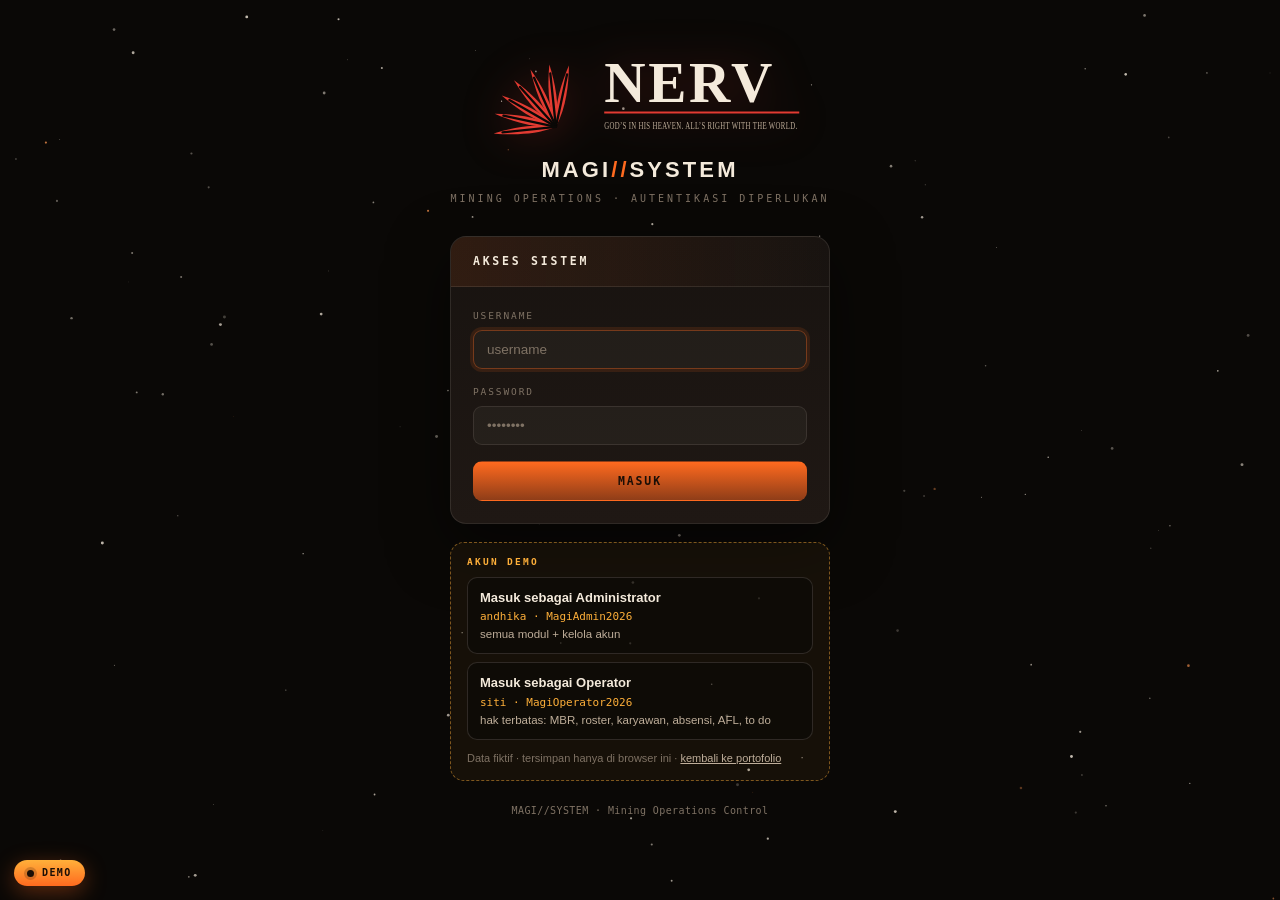
<file: demo/simper.html>
<!DOCTYPE html>
<html lang="id" data-theme="dark">
<head>
<meta charset="UTF-8">
<meta name="viewport" content="width=device-width, initial-scale=1.0">
<title>MAGI//SYSTEM — SIMPER</title>
<link rel="icon" href="../assets/img/favicon.svg" type="image/svg+xml">
<link rel="stylesheet" href="./simper.css">
</head>
<body>
<!-- Markup dan logika dibangun oleh simper.js; gaya di simper.css.
     config.js dimuat lebih dulu: menjaga gerbang login + menyiapkan MAGI. -->
<div id="app"></div>
<!-- MODE DEMO (portofolio): magi-api, MySQL & n8n disimulasikan di browser — lihat _demo/ -->
<script src="./_demo/util.js"></script>
<script src="./_demo/seed.js"></script>
<script src="./_demo/pdf.js"></script>
<script src="./_demo/api.js"></script>
<script src="./_demo/ui.js"></script>
<script src="./config.js"></script>
<script src="./simper.js"></script>
</body>
</html>
</file>
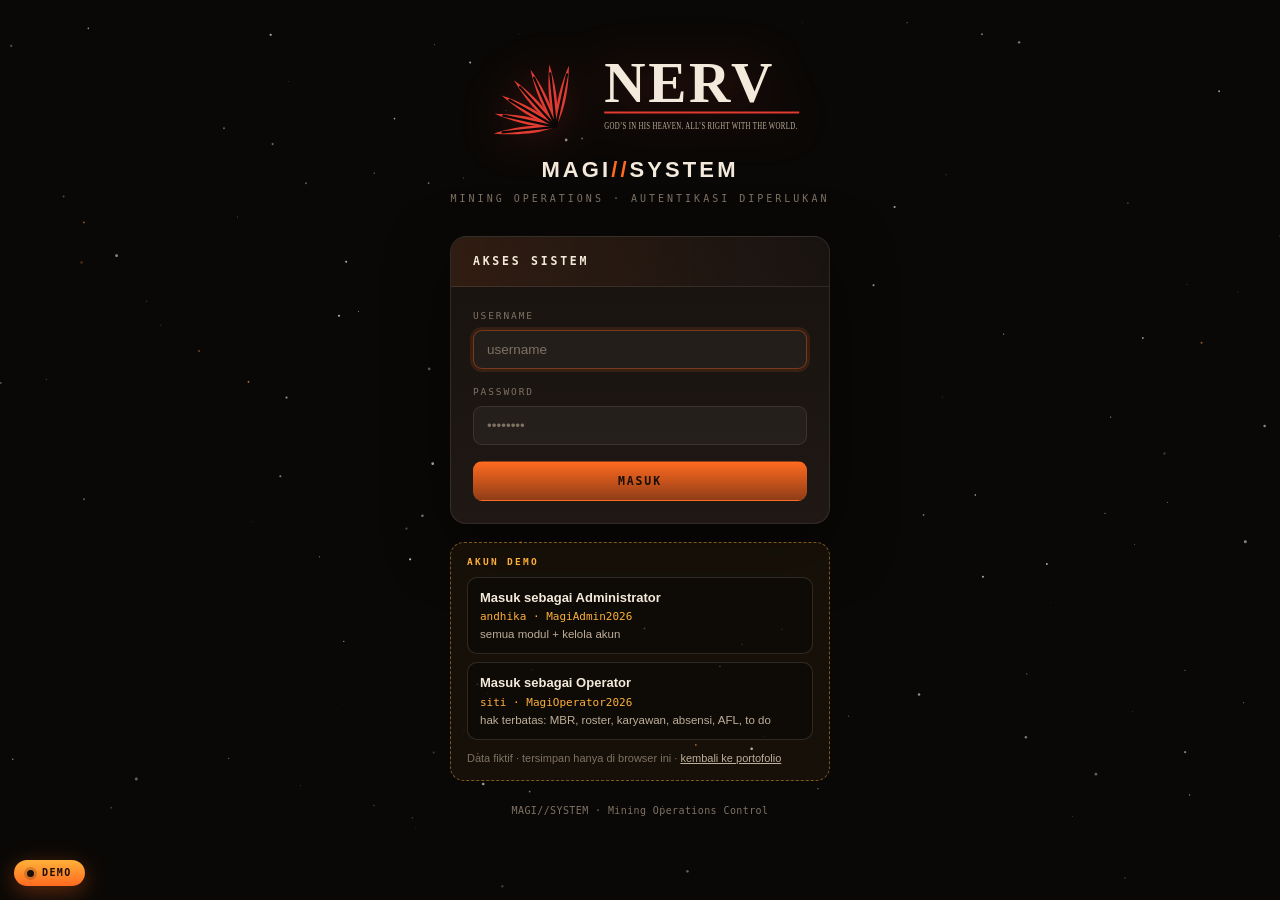
<file: demo/todo.html>
<!DOCTYPE html>
<html lang="id" data-theme="dark">
<head>
<meta charset="UTF-8">
<meta name="viewport" content="width=device-width, initial-scale=1.0">
<title>MAGI//SYSTEM — To Do List</title>
<link rel="icon" href="../assets/img/favicon.svg" type="image/svg+xml">
</head>
<body>
<!-- Seluruh markup, style, dan logika dibangun oleh todo.js.
     config.js dimuat lebih dulu: menjaga gerbang login + menyiapkan MAGI. -->
<div id="app"></div>
<!-- MODE DEMO (portofolio): magi-api, MySQL & n8n disimulasikan di browser — lihat _demo/ -->
<script src="./_demo/util.js"></script>
<script src="./_demo/seed.js"></script>
<script src="./_demo/pdf.js"></script>
<script src="./_demo/api.js"></script>
<script src="./_demo/ui.js"></script>
<script src="./config.js"></script>
<script src="./todo.js"></script>
</body>
</html>
</file>
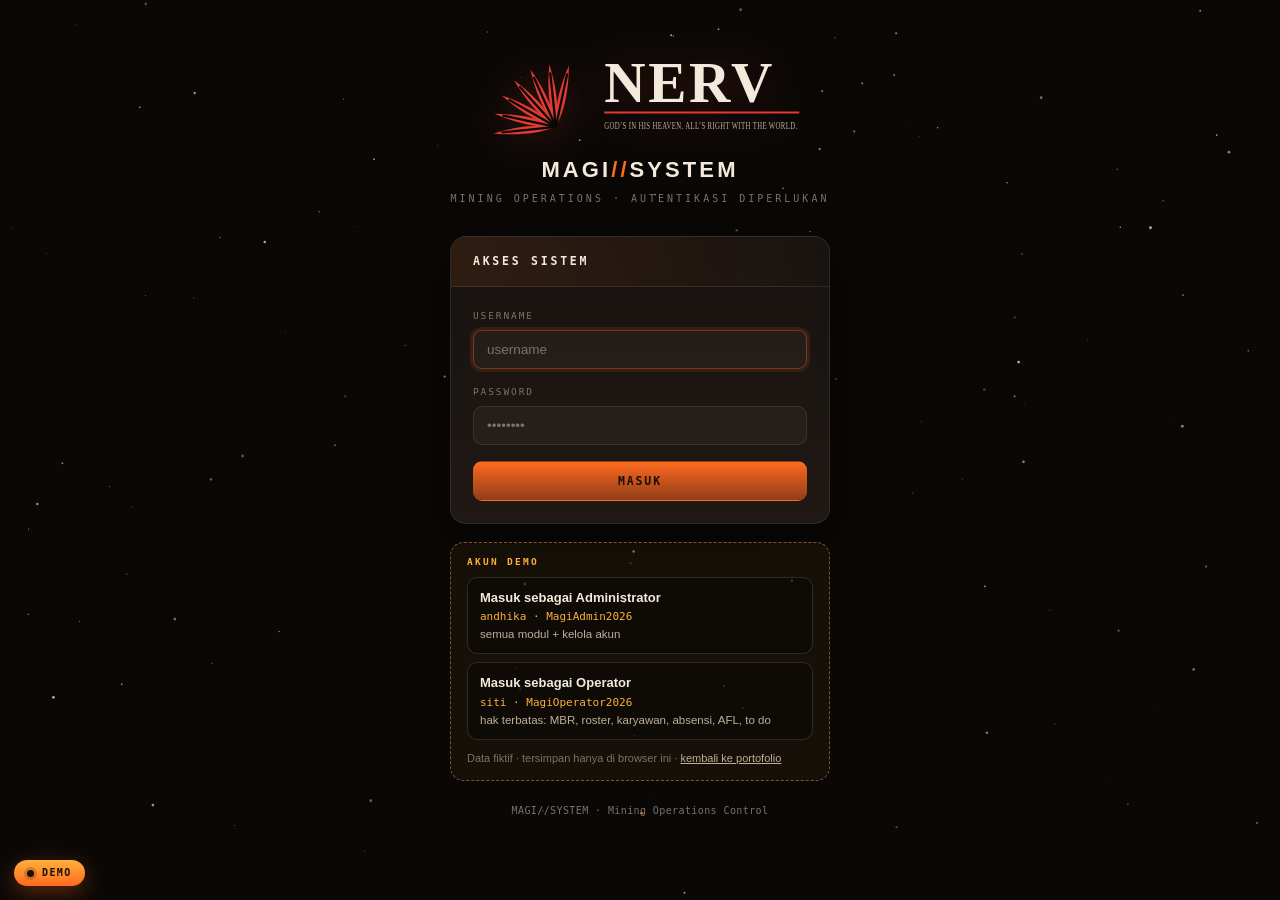
<file: demo/warning.html>
<!DOCTYPE html>
<html lang="id" data-theme="dark">
<head>
<meta charset="UTF-8">
<meta name="viewport" content="width=device-width, initial-scale=1.0">
<title>MAGI//SYSTEM — Warning</title>
<link rel="icon" href="../assets/img/favicon.svg" type="image/svg+xml">
<link rel="stylesheet" href="./warning.css">
</head>
<body>
<!-- Markup dan logika dibangun oleh warning.js; gaya di warning.css.
     config.js dimuat lebih dulu: menjaga gerbang login + menyiapkan MAGI. -->
<div id="app"></div>
<!-- MODE DEMO (portofolio): magi-api, MySQL & n8n disimulasikan di browser — lihat _demo/ -->
<script src="./_demo/util.js"></script>
<script src="./_demo/seed.js"></script>
<script src="./_demo/pdf.js"></script>
<script src="./_demo/api.js"></script>
<script src="./_demo/ui.js"></script>
<script src="./config.js"></script>
<script src="./warning.js"></script>
</body>
</html>
</file>
<file: assets/css/porto.css>
/* ============================================================
   Portofolio Andhika Samuel — tema "warm space" (selaras MAGI//SYSTEM)
   ============================================================ */
:root {
  --void: #0b0907;
  --panel: #171210;
  --panel2: #120e0c;
  --garis: rgba(244, 234, 219, .1);
  --garis-kuat: rgba(255, 106, 31, .42);
  --krem: #F4EADB;
  --krem-2: #d9cbb8;
  --krem-redup: #bfae9a;
  --krem-bisu: #8d7f71;
  --oranye: #FF6A1F;
  --amber: #FFB03A;
  --merah: #E23B32;
  --karat: #8f3d18;
  --hijau: #7FD6A6;
  --sans: "Plus Jakarta Sans", ui-sans-serif, "Inter", "Segoe UI", Roboto, "Helvetica Neue", Arial, sans-serif;
  --mono: "JetBrains Mono", "DejaVu Sans Mono", ui-monospace, "Cascadia Code", Menlo, monospace;
  --glow: 0 0 22px rgba(255, 106, 31, .35);
  --r: 16px;
  color-scheme: dark;
}
* { box-sizing: border-box; }
html { scroll-behavior: smooth; scroll-padding-top: 84px; -webkit-text-size-adjust: 100%; }
body {
  margin: 0; background: var(--void); color: var(--krem); font-family: var(--sans); font-size: 16px; line-height: 1.65;
  -webkit-font-smoothing: antialiased; overflow-x: hidden;
}
body::before {
  content: ""; position: fixed; inset: 0; z-index: -1; pointer-events: none;
  background:
    radial-gradient(900px 560px at 85% -10%, rgba(255, 106, 31, .18), transparent 62%),
    radial-gradient(820px 480px at -10% 105%, rgba(226, 59, 50, .14), transparent 58%),
    radial-gradient(1200px 700px at 50% 140%, rgba(255, 176, 58, .06), transparent 60%);
}
#bintang { position: fixed; inset: 0; z-index: -1; pointer-events: none; }
img, svg { max-width: 100%; }
a { color: inherit; }
b, strong { color: var(--krem); font-weight: 700; }
code { font-family: var(--mono); font-size: .86em; background: rgba(244, 234, 219, .07); padding: .08em .38em; border-radius: 6px; color: var(--amber); }
::selection { background: rgba(255, 106, 31, .4); color: #fff; }
.lewati { position: absolute; left: -999px; top: 8px; z-index: 100; background: var(--oranye); color: #1a0e06; padding: 8px 14px; border-radius: 8px; font-weight: 700; }
.lewati:focus { left: 12px; }
.tanpa-js, .galat-data { margin-top: 24px; padding: 14px 18px; border-radius: 12px; border: 1px solid rgba(226, 59, 50, .5);
  background: rgba(226, 59, 50, .12); color: var(--krem); font-size: 15px; }
:focus-visible { outline: 2px solid var(--amber); outline-offset: 3px; border-radius: 6px; }

.wadah { width: min(1160px, 100% - 32px); margin-inline: auto; }

/* ---------------- tombol ---------------- */
.tombol {
  display: inline-flex; align-items: center; gap: 8px; font-family: var(--mono); font-size: 12.5px; font-weight: 700;
  letter-spacing: .06em; text-transform: uppercase; text-decoration: none; padding: 13px 20px; border-radius: 11px;
  border: 1px solid var(--garis); background: rgba(244, 234, 219, .04); color: var(--krem); transition: .18s; cursor: pointer;
}
.tombol:hover { border-color: var(--garis-kuat); color: var(--amber); }
.tombol.utama { background: linear-gradient(180deg, var(--oranye), var(--karat)); border-color: transparent; color: #1a0e06; }
.tombol.utama:hover { filter: brightness(1.1); box-shadow: var(--glow); color: #1a0e06; }
.tombol.hantu { background: transparent; }
.tombol.kecil { padding: 9px 14px; font-size: 11px; }

/* ---------------- navigasi ---------------- */
.nav { position: sticky; top: 0; z-index: 50; backdrop-filter: blur(12px); -webkit-backdrop-filter: blur(12px);
  background: rgba(11, 9, 7, .72); border-bottom: 1px solid transparent; transition: border-color .2s; }
.nav.gulir { border-bottom-color: var(--garis); }
.nav-dalam { width: min(1160px, 100% - 32px); margin-inline: auto; display: flex; align-items: center; gap: 20px; height: 68px; }
.merek { display: flex; align-items: center; gap: 10px; text-decoration: none; font-weight: 800; letter-spacing: .02em; font-size: 17px; }
.merek svg { width: 32px; height: 32px; filter: drop-shadow(0 0 8px rgba(255, 106, 31, .45)); }
.merek b { color: var(--oranye); }
.menu { margin-left: auto; display: flex; align-items: center; gap: 4px; }
.menu a:not(.tombol) { text-decoration: none; color: var(--krem-redup); font-size: 14.5px; font-weight: 600; padding: 8px 12px; border-radius: 9px; transition: .15s; }
.menu a:not(.tombol):hover, .menu a.aktif { color: var(--krem); background: rgba(244, 234, 219, .06); }
.menu .tombol { margin-left: 8px; }
.burger { display: none; margin-left: auto; width: 42px; height: 42px; border-radius: 10px; border: 1px solid var(--garis); background: transparent; cursor: pointer; padding: 0; }
.burger span { display: block; width: 18px; height: 2px; background: var(--krem); margin: 4px auto; border-radius: 2px; transition: .2s; }
.burger[aria-expanded="true"] span:nth-child(1) { transform: translateY(6px) rotate(45deg); }
.burger[aria-expanded="true"] span:nth-child(2) { opacity: 0; }
.burger[aria-expanded="true"] span:nth-child(3) { transform: translateY(-6px) rotate(-45deg); }
@media (max-width: 880px) {
  .burger { display: block; }
  .menu { position: absolute; top: 68px; left: 0; right: 0; flex-direction: column; align-items: stretch; gap: 2px; padding: 10px 16px 18px;
    background: rgba(13, 10, 8, .97); border-bottom: 1px solid var(--garis); display: none; }
  .menu.buka { display: flex; }
  .menu a:not(.tombol) { padding: 12px; }
  .menu .tombol { margin: 8px 0 0; justify-content: center; }
}

/* ---------------- hero ---------------- */
.hero { padding: 64px 0 40px; }
.hero-grid { display: grid; grid-template-columns: minmax(0, 1.25fr) minmax(0, .75fr); gap: 48px; align-items: center; }
.eyebrow { font-family: var(--mono); font-size: 12px; font-weight: 700; letter-spacing: .22em; text-transform: uppercase; color: var(--amber); margin: 0 0 18px; }
.hero h1 { font-size: clamp(40px, 6.2vw, 74px); line-height: 1.02; letter-spacing: -.02em; margin: 0 0 22px; font-weight: 800; }
.hero h1 span { background: linear-gradient(90deg, var(--krem), var(--amber) 55%, var(--oranye)); -webkit-background-clip: text; background-clip: text; color: transparent; }
.hero h1 small { font-size: .42em; font-weight: 600; color: var(--krem-redup); letter-spacing: 0; }
.lead { font-size: clamp(17px, 1.6vw, 19.5px); color: var(--krem-2); max-width: 640px; margin: 0 0 28px; }
.aksi { display: flex; flex-wrap: wrap; gap: 12px; }
.meta-hero { list-style: none; padding: 0; margin: 26px 0 0; display: flex; flex-wrap: wrap; gap: 8px 22px; font-size: 14px; color: var(--krem-redup); }
.meta-hero li { display: flex; align-items: center; gap: 8px; }
.titik { width: 8px; height: 8px; border-radius: 50%; background: var(--hijau); box-shadow: 0 0 10px var(--hijau); }

.hero-foto { display: flex; justify-content: center; }
.orbit { position: relative; width: min(380px, 80vw); aspect-ratio: 1; }
.orbit .cincin { position: absolute; inset: 0; width: 100%; height: 100%; animation: putar 60s linear infinite; }
.orbit img { position: absolute; inset: 11%; width: 78%; height: 78%; border-radius: 50%; object-fit: cover;
  border: 3px solid rgba(255, 106, 31, .85); box-shadow: 0 0 0 8px rgba(255, 106, 31, .08), 0 30px 80px rgba(0, 0, 0, .6); }
.lencana { position: absolute; font-family: var(--mono); font-size: 11.5px; font-weight: 700; letter-spacing: .05em; padding: 7px 12px; border-radius: 999px;
  background: rgba(23, 18, 16, .92); border: 1px solid var(--garis-kuat); color: var(--krem); box-shadow: 0 8px 24px rgba(0, 0, 0, .45); }
.l1 { top: 6%; left: -2%; } .l2 { top: 18%; right: -6%; } .l3 { bottom: 14%; left: -6%; } .l4 { bottom: 3%; right: 6%; }
@keyframes putar { to { transform: rotate(360deg); } }

.angka { display: grid; grid-template-columns: repeat(var(--n, 5), 1fr); gap: 1px; margin: 56px 0 0; border: 1px solid var(--garis); border-radius: var(--r);
  overflow: hidden; background: var(--garis); }
.angka > div { background: linear-gradient(180deg, var(--panel), var(--panel2)); padding: 20px 20px 18px; }
.angka dt { font-family: var(--mono); font-size: 10.5px; letter-spacing: .18em; text-transform: uppercase; color: var(--krem-bisu); }
.angka dd { margin: 6px 0 4px; font-family: var(--mono); font-size: 36px; font-weight: 700; line-height: 1.1; color: var(--oranye); }
.angka dd.ket { margin: 0; font-family: var(--sans); font-size: 13px; font-weight: 400; color: var(--krem-redup); line-height: 1.45; }
@media (max-width: 980px) { .angka { grid-template-columns: repeat(3, 1fr); } }
@media (max-width: 880px) {
  .hero { padding-top: 36px; }
  .hero-grid { grid-template-columns: minmax(0, 1fr); gap: 36px; }
  .hero-foto { order: -1; }
  .orbit { width: min(280px, 72vw); }
}
@media (max-width: 560px) {
  .angka { grid-template-columns: repeat(2, 1fr); }
  .angka > div:last-child:nth-child(odd) { grid-column: span 2; }
  .tombol { width: 100%; justify-content: center; }
  .lencana { font-size: 10px; padding: 5px 9px; }
}

/* ---------------- seksi umum ---------------- */
.seksi { padding: 92px 0 20px; }
.kepala { display: flex; align-items: baseline; gap: 14px; margin-bottom: 28px; }
.kepala .idx { font-family: var(--mono); font-size: 13px; font-weight: 700; color: var(--oranye); letter-spacing: .1em; }
.kepala h2 { margin: 0; font-size: clamp(28px, 3.6vw, 42px); letter-spacing: -.015em; line-height: 1.15; }
.kepala h2 b { color: var(--oranye); }
.sub { font-family: var(--mono); font-size: 12.5px; font-weight: 700; letter-spacing: .2em; text-transform: uppercase; color: var(--krem-redup); margin: 64px 0 18px; }
.besar { font-size: clamp(19px, 2vw, 23px); line-height: 1.5; color: var(--krem); margin-top: 0; }
.intro { font-size: 18px; color: var(--krem-2); max-width: 900px; margin: 0 0 36px; }
.kecil-redup { font-size: 13.5px; color: var(--krem-bisu); margin: 14px 0 0; }
p { color: var(--krem-2); }

/* ---------------- tentang ---------------- */
.tentang-grid { display: grid; grid-template-columns: minmax(0, 1.15fr) minmax(0, .85fr); gap: 48px; }
.nilai { display: grid; gap: 14px; align-content: start; }
.nilai article { border: 1px solid var(--garis); border-radius: var(--r); padding: 20px 22px; background: linear-gradient(180deg, var(--panel), var(--panel2)); }
.nilai h3 { margin: 0 0 6px; font-size: 18px; display: flex; align-items: center; gap: 10px; }
.nilai h3 span { width: 32px; height: 32px; border-radius: 9px; display: grid; place-items: center; background: rgba(255, 106, 31, .14); color: var(--amber); font-size: 16px; }
.nilai p { margin: 0; font-size: 15px; }
@media (max-width: 880px) { .tentang-grid { grid-template-columns: minmax(0, 1fr); gap: 28px; } }
.foto-lebar { margin: 44px 0 0; border-radius: 20px; overflow: hidden; border: 1px solid var(--garis); position: relative;
  box-shadow: 0 30px 80px rgba(0, 0, 0, .5); }
.foto-lebar img { display: block; width: 100%; height: auto; aspect-ratio: 1600 / 597; object-fit: cover; }
.foto-lebar figcaption { position: absolute; left: 0; right: 0; bottom: 0; padding: 40px 22px 16px; font-size: 14px; color: var(--krem-2);
  background: linear-gradient(transparent, rgba(11, 9, 7, .88)); }
@media (max-width: 560px) {
  .foto-lebar img { aspect-ratio: 2 / 1; object-position: 62% 50%; }
  .foto-lebar figcaption { position: static; background: var(--panel2); padding: 12px 16px; }
}

/* ---------------- kartu demo ---------------- */
.kartu-demo { display: grid; grid-template-columns: minmax(0, 1.05fr) minmax(0, .95fr); gap: 36px; align-items: center; padding: 34px;
  border: 1px solid var(--garis-kuat); border-radius: 22px; background:
  radial-gradient(600px 300px at 100% 0%, rgba(255, 106, 31, .16), transparent 70%), linear-gradient(180deg, #1b1411, #120e0c);
  box-shadow: 0 30px 90px rgba(0, 0, 0, .45); }
.kartu-demo h3 { font-size: clamp(24px, 2.6vw, 32px); line-height: 1.2; margin: 0 0 12px; letter-spacing: -.01em; }
.kartu-demo .eyebrow { margin-bottom: 12px; }
.akun { display: grid; grid-template-columns: 1fr 1fr; gap: 10px; margin: 18px 0 20px; }
.akun div { border: 1px dashed rgba(255, 176, 58, .4); border-radius: 12px; padding: 12px 14px; background: rgba(255, 176, 58, .05); }
.akun b { display: block; font-size: 15px; }
.akun code { display: inline-block; margin: 4px 0; background: none; padding: 0; font-size: 12.5px; }
.akun span { display: block; font-size: 13px; color: var(--krem-redup); }
.kd-gambar { display: block; text-decoration: none; transform: perspective(1200px) rotateY(-8deg) rotateX(3deg); transition: transform .4s; }
.kd-gambar:hover { transform: perspective(1200px) rotateY(0) rotateX(0); }
.layar { border-radius: 14px; overflow: hidden; border: 1px solid rgba(244, 234, 219, .14); background: #0a0806; box-shadow: 0 30px 70px rgba(0, 0, 0, .55), var(--glow); }
.layar-bar { display: flex; align-items: center; gap: 6px; padding: 9px 12px; background: #1a1411; border-bottom: 1px solid var(--garis); }
.layar-bar i { width: 9px; height: 9px; border-radius: 50%; background: #3a2e27; }
.layar-bar i:first-child { background: var(--merah); } .layar-bar i:nth-child(2) { background: var(--amber); } .layar-bar i:nth-child(3) { background: var(--hijau); }
.layar-bar span { margin-left: 10px; font-family: var(--mono); font-size: 11px; color: var(--krem-bisu); }
.layar-isi { padding: 18px; background: radial-gradient(400px 200px at 90% 0%, rgba(255, 106, 31, .14), transparent 70%); }
.li-h { display: flex; justify-content: space-between; align-items: baseline; margin-bottom: 14px; }
.li-h b { font-size: 15px; letter-spacing: .12em; } .li-h em { color: var(--oranye); font-style: normal; }
.li-h span { font-family: var(--mono); font-size: 9.5px; letter-spacing: .24em; text-transform: uppercase; color: var(--krem-bisu); }
.li-tiles { display: grid; grid-template-columns: repeat(4, 1fr); gap: 8px; }
.li-tiles span { border: 1px solid var(--garis); border-radius: 9px; padding: 8px 9px; font-family: var(--mono); font-size: 18px; font-weight: 700; color: var(--krem); }
.li-tiles span:nth-child(2) { color: var(--oranye); } .li-tiles span:nth-child(3) { color: var(--amber); } .li-tiles span:nth-child(4) { color: var(--merah); }
.li-tiles small { display: block; font-size: 7.5px; letter-spacing: .16em; text-transform: uppercase; color: var(--krem-bisu); font-weight: 600; }
.li-bars { display: flex; gap: 3px; height: 10px; margin: 14px 0; border-radius: 6px; overflow: hidden; }
.li-bars i { width: var(--w); background: #7FD6A6; } .li-bars i:nth-child(2) { background: var(--amber); } .li-bars i:nth-child(3) { background: var(--oranye); } .li-bars i:nth-child(4) { background: #6d5f52; }
.li-alert { font-size: 12.5px; font-weight: 700; color: #ffd9d6; background: rgba(226, 59, 50, .14); border: 1px solid rgba(226, 59, 50, .45); border-left: 3px solid var(--merah);
  border-radius: 9px; padding: 9px 12px; animation: kedip 2.4s ease-in-out infinite; }
@keyframes kedip { 50% { border-color: rgba(226, 59, 50, .2); } }
@media (max-width: 880px) {
  .kartu-demo { grid-template-columns: minmax(0, 1fr); padding: 22px; }
  .kd-gambar { transform: none; }
}
@media (max-width: 560px) { .akun { grid-template-columns: minmax(0, 1fr); } .li-tiles { grid-template-columns: repeat(2, 1fr); } }

/* ---------------- sebelum / sesudah ---------------- */
.banding { border: 1px solid var(--garis); border-radius: var(--r); overflow: hidden; }
.b-kepala, .b-baris { display: grid; grid-template-columns: 1fr 1fr; }
.b-kepala span { font-family: var(--mono); font-size: 11px; font-weight: 700; letter-spacing: .16em; text-transform: uppercase; padding: 12px 20px; }
.b-kepala span:first-child { color: var(--krem-bisu); background: rgba(244, 234, 219, .03); }
.b-kepala span:last-child { color: var(--amber); background: rgba(255, 106, 31, .08); }
.b-baris { border-top: 1px solid var(--garis); }
.b-baris p { margin: 0; padding: 14px 20px; font-size: 15px; }
.b-baris p:first-child { color: var(--krem-redup); }
.b-baris p:last-child { color: var(--krem); background: rgba(255, 106, 31, .035); position: relative; padding-left: 40px; }
.b-baris p:last-child::before { content: "✓"; position: absolute; left: 18px; color: var(--hijau); font-weight: 800; }
@media (max-width: 640px) {
  .b-kepala { display: none; }
  .b-baris { grid-template-columns: minmax(0, 1fr); }
  .b-baris p:first-child { padding-bottom: 4px; font-size: 14px; }
}

/* ---------------- arsitektur ---------------- */
.arsitektur { border: 1px solid var(--garis); border-radius: var(--r); padding: 22px; background: linear-gradient(180deg, var(--panel), var(--panel2)); }
.arsitektur svg { width: 100%; height: auto; display: block; }
.ars-kotak rect { fill: rgba(244, 234, 219, .04); stroke: rgba(244, 234, 219, .28); stroke-width: 1.2; }
.ars-kotak rect.aksen { fill: rgba(255, 106, 31, .1); stroke: var(--oranye); stroke-width: 1.6; }
.ars-kotak rect.redup { fill: rgba(255, 176, 58, .06); stroke: rgba(255, 176, 58, .45); stroke-dasharray: 5 5; }
.ars-garis path { fill: none; stroke: var(--oranye); stroke-width: 1.8; }
.ars-garis path.putus { stroke-dasharray: 5 5; stroke: var(--amber); }
.ars-teks text { fill: var(--krem-2); font-family: var(--sans); font-size: 12.5px; }
.ars-teks text:not([text-anchor]) { text-anchor: middle; }
.ars-teks text.j { fill: var(--krem); font-weight: 800; font-size: 16px; }
.ars-teks text.lbl { fill: var(--amber); font-family: var(--mono); font-size: 11px; font-weight: 700; }
.ars-catatan { margin: 18px 0 0; padding: 0; list-style: none; display: grid; grid-template-columns: repeat(3, 1fr); gap: 14px; }
.ars-catatan li { font-size: 14px; color: var(--krem-2); border-top: 1px solid var(--garis); padding-top: 12px; }
@media (max-width: 880px) { .ars-catatan { grid-template-columns: minmax(0, 1fr); } .arsitektur { padding: 12px; overflow-x: auto; } .arsitektur svg { min-width: 640px; } }

/* ---------------- modul ---------------- */
.modul { display: grid; grid-template-columns: repeat(auto-fill, minmax(250px, 1fr)); gap: 14px; }
.m-kartu { display: flex; flex-direction: column; text-decoration: none; padding: 20px; border-radius: var(--r); border: 1px solid var(--garis);
  background: linear-gradient(180deg, var(--panel), var(--panel2)); transition: .2s; position: relative; overflow: hidden; }
.m-kartu::after { content: ""; position: absolute; inset: 0; background: radial-gradient(280px 120px at 100% 0%, rgba(255, 106, 31, .14), transparent 70%); opacity: 0; transition: .2s; }
.m-kartu:hover { border-color: var(--garis-kuat); transform: translateY(-3px); box-shadow: 0 18px 40px rgba(0, 0, 0, .4); }
.m-kartu:hover::after { opacity: 1; }
.m-kartu svg { width: 30px; height: 30px; color: var(--oranye); margin-bottom: 12px; }
.m-kartu h4 { margin: 0 0 6px; font-size: 17px; color: var(--krem); }
.m-kartu p { margin: 0 0 14px; font-size: 14px; color: var(--krem-redup); flex: 1; }
.m-kartu span { font-family: var(--mono); font-size: 11px; font-weight: 700; letter-spacing: .06em; color: var(--amber); position: relative; z-index: 1; }

/* ---------------- sorotan, keamanan, kode ---------------- */
.sorotan { display: grid; grid-template-columns: repeat(3, 1fr); gap: 14px; }
.sorotan article { padding: 22px; border-radius: var(--r); border: 1px solid var(--garis); border-top: 3px solid var(--oranye);
  background: linear-gradient(180deg, var(--panel), var(--panel2)); }
.sorotan h4 { margin: 0 0 8px; font-size: 17px; }
.sorotan p { margin: 0; font-size: 14.5px; }
@media (max-width: 980px) { .sorotan { grid-template-columns: repeat(2, 1fr); } }
@media (max-width: 640px) { .sorotan { grid-template-columns: minmax(0, 1fr); } }
.dua-kolom { display: grid; grid-template-columns: minmax(0, 1fr) minmax(0, 1fr); gap: 36px; }
@media (max-width: 880px) { .dua-kolom { grid-template-columns: minmax(0, 1fr); gap: 0; } }
.daftar-cek { list-style: none; margin: 0; padding: 0; }
.daftar-cek li { position: relative; padding: 10px 0 10px 30px; border-bottom: 1px dashed var(--garis); font-size: 15px; color: var(--krem-2); }
.daftar-cek li::before { content: ""; position: absolute; left: 4px; top: 17px; width: 10px; height: 10px; border-radius: 3px; background: var(--oranye); box-shadow: 0 0 10px rgba(255, 106, 31, .6); }
.kode { margin: 0; padding: 20px 22px; border-radius: var(--r); border: 1px solid var(--garis); background: #0d0a08; overflow-x: auto;
  font-family: var(--mono); font-size: 13px; line-height: 1.7; color: var(--krem-2); }
.kode code { background: none; padding: 0; color: inherit; font-size: inherit; }
.kode .k { color: var(--krem-bisu); font-style: italic; } .kode .s { color: var(--hijau); } .kode .b { color: var(--oranye); font-weight: 700; } .kode .n { color: var(--amber); }
.chip-daftar { list-style: none; margin: 0; padding: 0; display: flex; flex-wrap: wrap; gap: 8px; }
.chip-daftar li { font-family: var(--mono); font-size: 12.5px; font-weight: 500; padding: 8px 13px; border-radius: 999px; border: 1px solid var(--garis); background: rgba(244, 234, 219, .04); color: var(--krem-2); }
.catatan-ai { font-size: 13.5px; color: var(--krem-bisu); font-style: italic; margin-top: 22px; }

/* ---------------- pengalaman ---------------- */
.linimasa { list-style: none; margin: 0; padding: 0; position: relative; }
.linimasa::before { content: ""; position: absolute; left: 190px; top: 6px; bottom: 6px; width: 2px; background: linear-gradient(var(--oranye), rgba(255, 106, 31, .1)); }
.linimasa > li { display: grid; grid-template-columns: 170px minmax(0, 1fr); gap: 44px; padding-bottom: 38px; position: relative; }
.linimasa > li::before { content: ""; position: absolute; left: 184px; top: 6px; width: 14px; height: 14px; border-radius: 50%; background: var(--void); border: 3px solid var(--oranye); box-shadow: 0 0 12px rgba(255, 106, 31, .6); }
.lm-waktu { font-family: var(--mono); font-size: 13px; font-weight: 700; color: var(--amber); text-align: right; padding-top: 2px; }
.lm-isi h3 { margin: 0; font-size: 21px; }
.lm-tempat { margin: 2px 0 10px; color: var(--krem-redup); font-size: 15px; }
.lm-isi > p { margin: 0 0 8px; }
.lm-tugas { margin: 0 0 8px; padding-left: 18px; }
.lm-tugas li { margin-bottom: 4px; }
.lm-tugas li::marker { color: var(--oranye); }
.lm-proyek { margin-top: 16px; padding: 18px 20px; border-radius: var(--r); border: 1px solid var(--garis-kuat); background: rgba(255, 106, 31, .05); }
.lm-proyek h4 { margin: 0 0 8px; font-size: 16px; color: var(--amber); }
.lm-proyek h4 span { color: var(--krem-redup); font-weight: 500; font-size: 14px; }
.lm-proyek ul { margin: 0 0 10px; padding-left: 18px; }
.lm-proyek li { font-size: 15px; color: var(--krem-2); margin-bottom: 6px; }
.lm-proyek li::marker { color: var(--oranye); }
.tautan { font-family: var(--mono); font-size: 12px; font-weight: 700; color: var(--amber); text-decoration: none; letter-spacing: .04em; }
.tautan:hover { text-decoration: underline; }
@media (max-width: 720px) {
  .linimasa::before { left: 6px; }
  .linimasa > li { grid-template-columns: minmax(0, 1fr); gap: 6px; padding-left: 32px; }
  .linimasa > li::before { left: 0; }
  .lm-waktu { text-align: left; }
}

/* ---------------- keahlian & pendidikan ---------------- */
.keahlian { display: grid; grid-template-columns: repeat(4, 1fr); gap: 14px; }
.k-grup { padding: 22px; border-radius: var(--r); border: 1px solid var(--garis); background: linear-gradient(180deg, var(--panel), var(--panel2)); }
.k-grup h3 { margin: 0 0 14px; font-size: 16px; }
.k-grup ul { list-style: none; margin: 0; padding: 0; display: flex; flex-wrap: wrap; gap: 7px; }
.k-grup li { font-size: 13.5px; padding: 6px 11px; border-radius: 8px; border: 1px solid rgba(244, 234, 219, .13); background: rgba(10, 8, 6, .5); color: var(--krem-2); }
@media (max-width: 980px) { .keahlian { grid-template-columns: repeat(2, 1fr); } }
@media (max-width: 560px) { .keahlian { grid-template-columns: minmax(0, 1fr); } }
.belajar { margin: 18px 0 0; font-size: 15px; color: var(--krem-2); }
.belajar span { font-family: var(--mono); font-size: 11px; font-weight: 700; letter-spacing: .14em; text-transform: uppercase; color: #1a0e06;
  background: var(--amber); padding: 4px 9px; border-radius: 6px; margin-right: 10px; }
.pendidikan { display: grid; grid-template-columns: 1fr 1fr; gap: 36px; }
@media (max-width: 720px) { .pendidikan { grid-template-columns: minmax(0, 1fr); gap: 0; } }
.p-item { display: grid; grid-template-columns: 1fr auto; gap: 2px 16px; padding: 14px 0; border-bottom: 1px dashed var(--garis); }
.p-item b { font-size: 16px; }
.p-item span { grid-column: 1; font-size: 14.5px; color: var(--krem-redup); }
.p-item em { grid-column: 2; grid-row: 1 / span 2; align-self: center; font-style: normal; font-family: var(--mono); font-size: 12.5px; color: var(--amber); }

/* ---------------- kontak & kaki ---------------- */
.kontak { display: grid; grid-template-columns: minmax(0, 1fr) minmax(0, 1fr); gap: 40px; padding: 40px; border-radius: 22px;
  border: 1px solid var(--garis-kuat); background: radial-gradient(600px 300px at 0% 100%, rgba(226, 59, 50, .14), transparent 70%), linear-gradient(180deg, #1b1411, #120e0c); }
.kontak-daftar { list-style: none; margin: 0; padding: 0; }
.kontak-daftar li { padding: 12px 0; border-bottom: 1px dashed var(--garis); }
.kontak-daftar span { display: block; font-family: var(--mono); font-size: 10.5px; letter-spacing: .2em; text-transform: uppercase; color: var(--krem-bisu); margin-bottom: 2px; }
.kontak-daftar a { color: var(--krem); font-weight: 600; text-decoration: none; word-break: break-word; }
.kontak-daftar a:hover { color: var(--amber); }
.kontak-daftar p { margin: 0; color: var(--krem); font-weight: 600; }
.kontak-daftar .kontak-aksi { display: flex; flex-wrap: wrap; gap: 10px; border: 0; padding-top: 20px; }
.kontak-aksi a.tombol { color: var(--krem); }
.kontak-aksi a.tombol.utama { color: #1a0e06; }
@media (max-width: 880px) { .kontak { grid-template-columns: minmax(0, 1fr); padding: 26px 20px; gap: 18px; } }
.kaki { margin-top: 80px; padding: 28px 0 40px; border-top: 1px solid var(--garis); }
.kaki .wadah { display: flex; flex-wrap: wrap; justify-content: space-between; gap: 8px 24px; }
.kaki p { margin: 0; font-size: 13.5px; color: var(--krem-bisu); }

/* ---------------- animasi muncul ---------------- */
.js .muncul { opacity: 0; transform: translateY(18px); transition: opacity .7s ease, transform .7s ease; }
.js .muncul.tampak { opacity: 1; transform: none; }
@media (prefers-reduced-motion: reduce) {
  html { scroll-behavior: auto; }
  .js .muncul { opacity: 1; transform: none; transition: none; }
  .orbit .cincin, .li-alert { animation: none; }
  .kd-gambar, .m-kartu { transition: none; }
}
@media print {
  #bintang, .nav, .kd-gambar, .aksi, .hero-foto .lencana { display: none !important; }
  body { background: #fff; color: #000; }
}
</file>
<file: demo/index.css>
/* index.css — dipindah dari index.js (audit 2026-10-13, butir 22). Dimuat lewat <link> di berkas .html-nya. */
:root{
  --void:#0a0806; --panel:#181310; --panel2:#1f1814;
  --line:rgba(244,234,219,.10); --line-strong:rgba(255,106,31,.38);
  --cream:#F4EADB; --cream-dim:#bfae9a; --cream-mute:#7f7264;
  --orange:#FF6A1F; --amber:#FFB03A; --red:#E23B32; --rust:#8f3d18;
  --ok:#7FD6A6; --warn:#FFB03A; --crit:#E23B32;
  --sans:ui-sans-serif,"Inter","Segoe UI",Roboto,"Helvetica Neue",Arial,sans-serif;
  --mono:"DejaVu Sans Mono","Cascadia Code","JetBrains Mono",ui-monospace,"Courier New",monospace;
  --glow:0 0 18px rgba(255,106,31,.35);
}
*{box-sizing:border-box}
[hidden]{display:none!important}
html,body{margin:0;padding:0;height:100%}
body{background:var(--void);color:var(--cream);font-family:var(--sans);font-size:14px;line-height:1.5;-webkit-font-smoothing:antialiased;overflow-x:hidden}
#stars{position:fixed;inset:0;z-index:0;pointer-events:none}
body::before{content:"";position:fixed;inset:0;z-index:0;pointer-events:none;background:
  radial-gradient(900px 520px at 78% -12%, rgba(255,106,31,.20), transparent 62%),
  radial-gradient(760px 420px at -8% 108%, rgba(226,59,50,.16), transparent 58%),
  radial-gradient(1200px 700px at 50% 130%, rgba(255,176,58,.07), transparent 60%)}
.wrap{position:relative;z-index:1;max-width:1500px;margin:0 auto;padding:22px 24px 48px}
header.hud{display:flex;align-items:center;gap:18px;flex-wrap:wrap;padding:14px 20px;margin-bottom:22px;
  border:1px solid var(--line);border-radius:14px;background:linear-gradient(180deg,rgba(255,106,31,.07),rgba(10,8,6,.35));
  box-shadow:inset 0 1px 0 rgba(244,234,219,.06),0 12px 40px rgba(0,0,0,.45)}
.mark{width:46px;height:46px;flex:0 0 auto;filter:drop-shadow(0 0 10px rgba(255,106,31,.55))}
.brand{display:flex;flex-direction:column;line-height:1.1}
.brand .logo{font-size:20px;font-weight:800;letter-spacing:.14em;color:var(--cream)}
.brand .logo b{color:var(--orange);font-weight:800}
.brand .sub{font-family:var(--mono);font-size:10px;letter-spacing:.3em;text-transform:uppercase;color:var(--cream-mute);margin-top:3px}
.hud-spacer{flex:1}
.hud-cell{display:flex;flex-direction:column;align-items:flex-end;line-height:1.2}
.hud-cell .k{font-family:var(--mono);font-size:9px;letter-spacing:.24em;text-transform:uppercase;color:var(--cream-mute)}
.hud-cell .v{font-family:var(--mono);font-size:16px;color:var(--amber);letter-spacing:.04em}
.hud-div{width:1px;height:38px;background:linear-gradient(transparent,var(--line-strong),transparent)}
.pill{display:inline-flex;align-items:center;gap:8px;font-family:var(--mono);font-size:10.5px;letter-spacing:.16em;text-transform:uppercase;
  border:1px solid var(--line);border-radius:999px;padding:6px 13px;background:rgba(244,234,219,.04);color:var(--cream-dim)}
.dot{width:8px;height:8px;border-radius:50%;background:var(--cream-mute);flex:0 0 auto}
.dot.on{background:var(--ok);box-shadow:0 0 10px var(--ok);animation:pulse 1.8s infinite}
.dot.off{background:var(--crit);box-shadow:0 0 10px rgba(226,59,50,.7)}
.dot.wait{background:var(--warn);box-shadow:0 0 10px rgba(255,176,58,.7);animation:pulse 1.2s infinite}
@keyframes pulse{0%,100%{opacity:1}50%{opacity:.3}}
.deck{display:grid;grid-template-columns:minmax(0,1fr) 380px;gap:22px;align-items:start}
@media(max-width:1040px){.deck{grid-template-columns:1fr}}
.stack{display:flex;flex-direction:column;gap:22px;min-width:0}
.panel{border:1px solid var(--line);border-radius:14px;background:linear-gradient(180deg,var(--panel),var(--panel2));
  box-shadow:0 10px 34px rgba(0,0,0,.4);overflow:hidden}
.p-head{display:flex;align-items:center;gap:10px;padding:13px 18px;border-bottom:1px solid var(--line);
  background:linear-gradient(90deg,rgba(255,106,31,.10),transparent)}
.p-head h2{margin:0;font-family:var(--mono);font-size:11.5px;letter-spacing:.24em;text-transform:uppercase;color:var(--cream)}
.p-head .idx{font-family:var(--mono);font-size:10px;letter-spacing:.2em;color:var(--orange)}
.p-head .spacer{flex:1}
.p-body{padding:18px}
.panel>.p-head{cursor:pointer;user-select:none}
.panel>.p-head:hover .caret{color:var(--orange)}
.panel>.p-head:focus-visible{outline:2px solid var(--line-strong);outline-offset:-2px}
.caret{font-family:var(--mono);font-size:11px;color:var(--cream-mute);transition:transform .18s ease,color .18s ease;
  transform:rotate(0deg);line-height:1}
.panel.lipat>.p-head{border-bottom:none}
.panel.lipat>.p-head .caret{transform:rotate(-90deg)}
.panel.lipat>*:not(.p-head){display:none}
.missions{display:grid;grid-template-columns:1fr 1fr;gap:18px}
@media(max-width:760px){.missions{grid-template-columns:1fr}}
.mission{position:relative;display:flex;flex-direction:column;gap:14px;text-align:left;cursor:pointer;
  border:1px solid var(--line);border-radius:14px;padding:22px 20px 20px;color:var(--cream);
  background:linear-gradient(160deg,rgba(255,106,31,.10),rgba(24,19,16,.85) 55%);
  font:inherit;overflow:hidden;transition:transform .18s ease,border-color .18s ease,box-shadow .18s ease}
.mission::after{content:"";position:absolute;right:-40px;top:-40px;width:150px;height:150px;border-radius:50%;
  background:radial-gradient(circle,rgba(255,106,31,.28),transparent 68%);pointer-events:none}
.mission:hover{transform:translateY(-3px);border-color:var(--line-strong);box-shadow:0 16px 44px rgba(0,0,0,.5),var(--glow)}
.mission:focus-visible{outline:2px solid var(--amber);outline-offset:3px}
.mission.alt{background:linear-gradient(160deg,rgba(226,59,50,.12),rgba(24,19,16,.85) 55%)}
.mission.alt::after{background:radial-gradient(circle,rgba(226,59,50,.26),transparent 68%)}
.mission.edit{background:linear-gradient(160deg,rgba(255,176,58,.12),rgba(24,19,16,.85) 55%)}
.mission.edit::after{background:radial-gradient(circle,rgba(255,176,58,.26),transparent 68%)}
.mission.edit .ico{color:var(--amber)}
.mission.data{background:linear-gradient(160deg,rgba(244,234,219,.10),rgba(24,19,16,.85) 55%)}
.mission.data::after{background:radial-gradient(circle,rgba(244,234,219,.20),transparent 68%)}
.mission.data .ico{color:var(--cream)}
.mission.absen{background:linear-gradient(160deg,rgba(127,214,166,.12),rgba(24,19,16,.85) 55%)}
.mission.absen::after{background:radial-gradient(circle,rgba(127,214,166,.22),transparent 68%)}
.mission.absen .ico{color:var(--ok)}
.mission.todo{background:linear-gradient(160deg,rgba(255,176,58,.09),rgba(226,59,50,.09) 30%,rgba(24,19,16,.85) 62%)}
.mission.todo::after{background:radial-gradient(circle,rgba(255,176,58,.20),transparent 68%)}
.mission.todo .ico{color:var(--amber)}
.mission.afl{background:linear-gradient(160deg,rgba(127,214,166,.08),rgba(255,106,31,.08) 30%,rgba(24,19,16,.85) 62%)}
.mission.afl::after{background:radial-gradient(circle,rgba(127,214,166,.18),transparent 68%)}
.mission.afl .ico{color:var(--ok)}
.mission.simper{background:linear-gradient(160deg,rgba(111,183,232,.11),rgba(24,19,16,.85) 55%)}
.mission.simper::after{background:radial-gradient(circle,rgba(111,183,232,.22),transparent 68%)}
.mission.simper .ico{color:#6FB7E8}
.mission.apd{background:linear-gradient(160deg,rgba(255,212,90,.10),rgba(24,19,16,.85) 55%)}
.mission.apd::after{background:radial-gradient(circle,rgba(255,212,90,.20),transparent 68%)}
.mission.apd .ico{color:#FFD45A}
.mission.warning{background:linear-gradient(160deg,rgba(255,122,138,.10),rgba(24,19,16,.85) 55%)}
.mission.warning::after{background:radial-gradient(circle,rgba(255,122,138,.20),transparent 68%)}
.mission.warning .ico{color:#FF7A8A}
.mission .tag{font-family:var(--mono);font-size:9.5px;letter-spacing:.26em;text-transform:uppercase;color:var(--cream-mute)}
.mission .ttl{display:flex;align-items:center;gap:12px;font-size:23px;font-weight:800;letter-spacing:.03em}
.mission .ico{width:38px;height:38px;flex:0 0 auto;color:var(--orange)}
.mission.alt .ico{color:var(--red)}
.mission .desc{font-size:12.5px;color:var(--cream-dim);max-width:34ch}
.mission .go{display:inline-flex;align-items:center;gap:8px;margin-top:auto;font-family:var(--mono);font-size:10.5px;
  letter-spacing:.2em;text-transform:uppercase;color:var(--amber)}
.mission .go .arw{transition:transform .18s ease}
.mission:hover .go .arw{transform:translateX(5px)}
.mission .hakbadge{align-self:flex-start;font-family:var(--mono);font-size:8.5px;letter-spacing:.16em;
  text-transform:uppercase;padding:3px 9px;border-radius:999px;border:1px solid var(--line)}
.mission .hakbadge.ya{color:var(--ok);border-color:rgba(127,214,166,.42);background:rgba(127,214,166,.09)}
.mission .hakbadge.tidak{color:var(--cream-mute);background:rgba(244,234,219,.03)}
.mission.terkunci{opacity:.6;filter:grayscale(.45)}
.mission.terkunci:hover{transform:none;border-color:var(--line);box-shadow:0 10px 34px rgba(0,0,0,.4)}
.mission.terkunci .go{color:var(--cream-mute)}
.mission.terkunci .ico{color:var(--cream-mute)!important}
.tiles{display:grid;grid-template-columns:repeat(4,1fr);gap:14px}
@media(max-width:760px){.tiles{grid-template-columns:repeat(2,1fr)}}
.tile{border:1px solid var(--line);border-radius:12px;padding:14px 15px;background:rgba(244,234,219,.03)}
.tile .lab{font-family:var(--mono);font-size:9.5px;letter-spacing:.2em;text-transform:uppercase;color:var(--cream-mute)}
.tile .num{font-family:var(--mono);font-size:28px;font-weight:700;line-height:1.1;margin-top:5px;color:var(--cream)}
.tile .num.o{color:var(--orange)}.tile .num.a{color:var(--amber)}.tile .num.r{color:var(--red)}
.tile .meta{font-size:11px;color:var(--cream-dim);margin-top:4px}
.runline{display:flex;flex-wrap:wrap;gap:10px 22px;margin-top:16px;padding-top:14px;border-top:1px dashed var(--line)}
.runline div{font-family:var(--mono);font-size:11px;color:var(--cream-mute)}
.runline b{color:var(--cream-dim);font-weight:600}
.shifttiles{display:grid;grid-template-columns:repeat(auto-fit,minmax(118px,1fr));gap:12px}
.tile.shift .lab{font-size:11px;letter-spacing:.16em;color:var(--cream-dim)}
.tile.shift .num{font-size:26px}
.tile.shift.s-DS{border-color:rgba(127,214,166,.35)}
.tile.shift.s-DS .num{color:var(--ok)}
.tile.shift.s-NS{border-color:rgba(255,176,58,.35)}
.tile.shift.s-NS .num{color:var(--amber)}
.tile.shift.s-CS{border-color:rgba(255,106,31,.35)}
.tile.shift.s-CS .num{color:var(--orange)}
.tile.shift{position:relative;overflow:hidden;--c:244,234,219}
.tile.shift.s-DS{--c:127,214,166}.tile.shift.s-NS{--c:255,176,58}.tile.shift.s-CS{--c:255,106,31}
.tile.shift > :not(.pbar){position:relative}
.tile.shift .pbar{position:absolute;left:0;top:0;bottom:0;pointer-events:none;transition:width .6s ease;
  background:linear-gradient(90deg,rgba(var(--c),.08),rgba(var(--c),.24));box-shadow:inset -1px 0 0 rgba(var(--c),.5)}
.tile.shift .pbar::after{content:"";position:absolute;left:0;right:0;bottom:0;height:3px;background:rgba(var(--c),.5)}
.tile.absen .lab{font-size:11px;letter-spacing:.16em;color:var(--cream-dim)}
.tile.absen .num{font-size:26px;color:var(--cream)}
.tile.absen.top{border-color:rgba(255,106,31,.35)}
.tile.absen.top .num{color:var(--orange)}
.facets{display:grid;grid-template-columns:repeat(auto-fit,minmax(210px,1fr));gap:14px}
.facet{border:1px solid var(--line);border-radius:11px;padding:13px 14px;background:rgba(244,234,219,.02)}
.facet .ftitle{font-family:var(--mono);font-size:9.5px;letter-spacing:.22em;text-transform:uppercase;color:var(--cream-mute)}
.facet .fhero{font-size:30px;font-weight:700;line-height:1.05;margin-top:5px;color:var(--cream);font-variant-numeric:tabular-nums}
.facet .fhero.kosong{font-size:16px;color:var(--cream-mute);font-weight:500}
.facet .fmeta{font-family:var(--mono);font-size:10.5px;color:var(--cream-dim);margin-top:5px;line-height:1.5}
.facet .fmeta b{color:var(--amber)}
.facet svg{display:block;margin-top:11px;width:100%;height:auto;overflow:visible}
.facet .axlab{font-family:var(--mono);font-size:8.5px;letter-spacing:.1em;fill:var(--cream-mute)}
.facet .barbg{fill:rgba(244,234,219,.05)}
.facet .bar{fill:#e15c1a}
.facet .base{stroke:var(--line);stroke-width:1}
.rate-note{font-family:var(--mono);font-size:10.5px;color:var(--cream-mute);margin-top:11px;line-height:1.6}
.rate-note b{color:var(--cream-dim)}
.rs-empty{font-family:var(--mono);font-size:12px;color:var(--cream-mute);padding:16px 4px}
.aflrow{padding-bottom:16px;margin-bottom:16px;border-bottom:1px solid var(--line)}
.aflrow:last-child{padding-bottom:0;margin-bottom:0;border-bottom:0}
.aflhead{display:flex;align-items:baseline;gap:10px;flex-wrap:wrap;margin-bottom:9px}
.aflhead .bl{font-weight:600;color:var(--cream);font-size:14px}
.aflhead .tt{font-family:var(--mono);font-size:10.5px;color:var(--cream-mute)}
.aflhead .jd{margin-left:auto;font-family:var(--mono);font-size:11px;color:var(--cream-dim)}
.aflhead .jd b{color:var(--ok)}
.aflbar{display:flex;height:16px;border-radius:999px;overflow:hidden;background:rgba(244,234,219,.05);border:1px solid var(--line)}
.aflbar span{display:block;height:100%}
.ak-belum{background:rgba(244,234,219,.16)}.ak-dicetak{background:#bfae9a}.ak-kembali{background:#6FB7E8}
.ak-revisi{background:var(--orange)}.ak-full_approve{background:var(--ok)}
.afllgd{display:grid;grid-template-columns:repeat(auto-fit,minmax(118px,1fr));gap:8px 14px;margin-top:11px}
.afllgd .it{font-size:11px;color:var(--cream-dim);line-height:1.35}
.afllgd .sw{display:inline-block;width:10px;height:10px;border-radius:3px;margin-right:6px;vertical-align:-1px}
.afllgd .p{display:block;font-family:var(--mono);font-weight:700;color:var(--cream);font-size:14px;margin-top:3px}
.afllgd .n{font-family:var(--mono);font-size:10px;color:var(--cream-mute)}
.aflsub{font-family:var(--mono);font-size:10px;color:var(--cream-mute);margin-top:9px;line-height:1.6}
.aflsub.amber{color:var(--amber)}
.runline a.afllink{font-family:var(--mono);font-size:10.5px;letter-spacing:.14em;text-transform:uppercase;color:var(--amber);text-decoration:none}
.runline a.afllink:hover{color:var(--cream)}
.rs-subhead{margin:18px 0 8px;font-family:var(--mono);font-size:9.5px;letter-spacing:.24em;text-transform:uppercase;color:var(--cream-mute)}
/* panel SIMPER & Skill (hitungan saja) */
.tile .num.g{color:var(--ok)}.tile .num.b{color:#6FB7E8}
.sptbl{width:100%;border-collapse:collapse}
.sptbl th{font-family:var(--mono);font-size:9px;font-weight:400;letter-spacing:.16em;text-transform:uppercase;text-align:left;
  color:var(--cream-mute);padding:6px 8px;border-bottom:1px solid var(--line);white-space:nowrap}
.sptbl td{padding:8px;border-bottom:1px solid var(--line);font-size:12.5px;color:var(--cream-dim);vertical-align:top}
.sptbl tr:last-child td{border-bottom:none}
.sptbl .r{text-align:right}
.sptbl td.r{font-family:var(--mono);font-size:13px;white-space:nowrap}
.sptbl .un{display:block;color:var(--cream);font-weight:600}
.sptbl .uk{display:block;font-family:var(--mono);font-size:10px;color:var(--cream-mute);margin-top:2px}
.sptbl td.tot{color:var(--cream);font-weight:700}
.sptbl td.g{color:var(--ok)}.sptbl td.a{color:var(--amber)}.sptbl td.b{color:#6FB7E8}
.sptbl td.nol{color:var(--cream-mute);opacity:.6}
.sptbl .pd{display:none}
@media(max-width:560px){.sptbl .pj{display:none}.sptbl .pd{display:inline}.sptbl th,.sptbl td{padding:7px 5px}}
.chip.spmore{margin-top:10px}
.rmatrix-wrap{overflow-x:auto;border:1px solid var(--line);border-radius:10px}
.rmatrix{width:100%;border-collapse:collapse;min-width:440px;font-size:13px}
.rmatrix th,.rmatrix td{padding:8px 12px;border-bottom:1px solid var(--line);text-align:right;font-family:var(--mono)}
.rmatrix thead th{position:sticky;top:0;background:var(--panel);color:var(--cream-mute);font-size:9.5px;letter-spacing:.14em;text-transform:uppercase;border-bottom:1px solid var(--line-strong)}
.rmatrix th.jab,.rmatrix td.jab{text-align:left;white-space:nowrap;font-family:var(--sans)}
.rmatrix th.jab{color:var(--cream-mute)}
.rmatrix td.jab{color:var(--cream-dim)}
.rmatrix td.z{color:var(--cream-mute);opacity:.35}
.rmatrix td.tot{color:var(--amber);font-weight:700}
.rmatrix tbody tr:hover{background:rgba(244,234,219,.03)}
.rmatrix tfoot td{border-top:1px solid var(--line-strong);border-bottom:none;color:var(--cream);font-weight:700}
.rmatrix th.h-DS{color:var(--ok)}.rmatrix th.h-NS{color:var(--amber)}.rmatrix th.h-CS{color:var(--orange)}
.rmatrix td.jab{position:relative}
.rmatrix td.jab .jbar{position:absolute;left:0;top:4px;bottom:4px;pointer-events:none;border-radius:0 5px 5px 0;
  background:linear-gradient(90deg,rgba(255,176,58,.06),rgba(255,176,58,.22));box-shadow:inset -1px 0 0 rgba(255,176,58,.5)}
.rmatrix td.jab .jt,.rmatrix td.jab .jp{position:relative}
.rmatrix td.jab .jp{font-family:var(--mono);font-size:10px;color:var(--cream-mute);margin-left:8px}
.rmatrix tr.grp td{background:rgba(244,234,219,.05);color:var(--cream);font-weight:700;border-top:1px solid var(--line-strong)}
.rmatrix tr.grp td.jab{font-family:var(--mono);font-size:10px;letter-spacing:.16em;text-transform:uppercase}
.rmatrix tr.grp td.z{opacity:1;color:rgba(244,234,219,.25)}
.rmatrix tr.grp td.jab .jp{letter-spacing:.04em;text-transform:none;font-weight:400}
.rmatrix tr.grp td.jab .jbar{background:linear-gradient(90deg,rgba(244,234,219,.05),rgba(244,234,219,.16));box-shadow:inset -1px 0 0 rgba(244,234,219,.4)}
.svc{display:flex;align-items:center;gap:12px;padding:10px 0;border-bottom:1px dashed var(--line)}
.svc:last-child{border-bottom:0}
.sisWarn{display:flex;flex-direction:column;gap:6px;margin-top:6px}
.sisWarn:empty{display:none}
.sisWarn .w{font-family:var(--mono);font-size:11px;line-height:1.45;padding:7px 9px;border-radius:6px;border:1px solid rgba(255,176,58,.35);background:rgba(255,176,58,.07);color:var(--cream)}
.sisWarn .w.crit{border-color:rgba(226,59,50,.5);background:rgba(226,59,50,.09)}
.sisWarn .w b{display:block;color:var(--amber);font-weight:600}
.sisWarn .w.crit b{color:#ff8a80}
.sisWarn .w span{color:var(--cream-mute)}
.svc .nm{font-family:var(--mono);font-size:12px;color:var(--cream)}
.svc .ur{font-family:var(--mono);font-size:10.5px;color:var(--cream-mute)}
.svc .sp{flex:1}
.svc .st{font-family:var(--mono);font-size:10px;letter-spacing:.16em;text-transform:uppercase;color:var(--cream-mute)}
.rail{position:sticky;top:22px;display:flex;flex-direction:column;gap:22px;min-width:0;
  max-height:calc(100vh - 44px)}
@media(max-width:1040px){.rail{position:static;max-height:none}}
.notif{display:flex;flex-direction:column;flex:1 1 auto;min-height:0}
.rail>.panel.lipat{flex:0 0 auto}
.badge{font-family:var(--mono);font-size:10px;letter-spacing:.1em;padding:3px 9px;border-radius:999px;
  background:var(--orange);color:#1a0e06;font-weight:700}
.badge.zero{background:rgba(244,234,219,.10);color:var(--cream-mute)}
.filters{display:flex;gap:6px;padding:12px 14px;border-bottom:1px solid var(--line);flex-wrap:wrap}
.chip{font-family:var(--mono);font-size:10px;letter-spacing:.14em;text-transform:uppercase;cursor:pointer;
  border:1px solid var(--line);border-radius:999px;padding:5px 11px;background:transparent;color:var(--cream-mute);transition:.15s}
.chip:hover{color:var(--cream);border-color:var(--line-strong)}
.chip.on{background:rgba(255,106,31,.16);border-color:var(--line-strong);color:var(--amber)}
.chip.ghost{margin-left:auto}
.feed{overflow-y:auto;padding:8px 8px 12px;flex:1;min-height:120px}
.feed::-webkit-scrollbar{width:8px}.feed::-webkit-scrollbar-thumb{background:rgba(255,106,31,.28);border-radius:8px}
.note{display:flex;gap:11px;padding:11px 10px;border-radius:10px;border-left:2px solid var(--cream-mute);
  margin-bottom:6px;background:rgba(244,234,219,.03);animation:slide .28s ease}
@keyframes slide{from{opacity:0;transform:translateX(10px)}to{opacity:1;transform:none}}
.note.info{border-left-color:var(--amber)}
.note.ok{border-left-color:var(--ok)}
.note.warn{border-left-color:var(--warn);background:rgba(255,176,58,.07)}
.note.crit{border-left-color:var(--crit);background:rgba(226,59,50,.09)}
.note .ic{font-size:15px;line-height:1.3;flex:0 0 auto;width:20px;text-align:center}
.note .bd{min-width:0;flex:1}
.note .ti{font-size:12.5px;color:var(--cream);font-weight:600;word-break:break-word}
.note .de{font-family:var(--mono);font-size:10.5px;color:var(--cream-mute);margin-top:2px;word-break:break-word}
.note .tm{font-family:var(--mono);font-size:9.5px;color:var(--cream-mute);opacity:.75;margin-top:4px;letter-spacing:.08em}
.note-go{display:inline-block;margin-top:7px;font-family:var(--mono);font-size:10.5px;letter-spacing:.1em;text-transform:uppercase;
  text-decoration:none;color:#1a0e06;font-weight:700;background:linear-gradient(180deg,var(--orange),var(--rust));
  border-radius:7px;padding:6px 12px;transition:.15s}
.note-go:hover{filter:brightness(1.12);box-shadow:var(--glow)}
.note.crit .note-go{background:linear-gradient(180deg,var(--crit),#8f231d)}
.note.unread .ti::after{content:"";display:inline-block;width:6px;height:6px;border-radius:50%;background:var(--orange);margin-left:7px;vertical-align:middle}
.empty{padding:34px 18px;text-align:center;color:var(--cream-mute);font-family:var(--mono);font-size:11px;letter-spacing:.12em}
.tdpanel{display:flex;flex-direction:column;flex:0 1 auto;min-height:0}
.tdpanel .p-head{flex-wrap:wrap;row-gap:6px}
.tdempty .chip{display:inline-block;margin-top:12px}
.tdlist{overflow-y:auto;padding:8px;max-height:34vh}
@media(max-width:1040px){.tdlist{max-height:none}}
.tdlist::-webkit-scrollbar{width:8px}.tdlist::-webkit-scrollbar-thumb{background:rgba(255,106,31,.28);border-radius:8px}
.tditem{display:block;text-decoration:none;padding:10px 11px;border-radius:10px;margin-bottom:6px;
  border-left:2px solid var(--cream-mute);background:rgba(244,234,219,.03);transition:.15s}
.tditem:hover{background:rgba(244,234,219,.07);border-left-color:var(--amber)}
.tditem.telat{border-left-color:var(--crit);background:rgba(226,59,50,.09)}
.tditem.telat:hover{background:rgba(226,59,50,.14)}
.tditem .tdk{display:block;font-size:12.5px;color:var(--cream);font-weight:600;word-break:break-word}
.tditem.telat .tdk{color:#ffd9d6}
.tditem .tdm{display:block;font-family:var(--mono);font-size:9.5px;letter-spacing:.06em;color:var(--cream-mute);margin-top:3px}
.tditem.telat .tdm b{color:var(--crit);font-weight:700}
/* kuning = punya tenggat yang belum lewat (pengingat) */
.tditem.tenggat{border-left-color:#FFD45A;background:rgba(255,176,58,.09)}
.tditem.tenggat:hover{background:rgba(255,176,58,.14)}
.tditem.tenggat .tdk{color:#FFE7A8}
.tditem.tenggat .tdm b{color:#FFD45A;font-weight:700}
.tdmore{display:block;padding:4px 11px 2px;font-family:var(--mono);font-size:10px;letter-spacing:.1em;color:var(--cream-mute)}
.tdfoot{padding:10px 14px;border-top:1px solid var(--line)}
.tdfoot a{font-family:var(--mono);font-size:10px;letter-spacing:.14em;text-transform:uppercase;
  text-decoration:none;color:var(--amber)}
.tdfoot a:hover{color:var(--cream)}
.tdempty{padding:26px 18px;text-align:center;color:var(--cream-mute);font-family:var(--mono);font-size:11px;letter-spacing:.12em}
.mask{position:fixed;inset:0;z-index:50;display:none;align-items:center;justify-content:center;padding:20px;
  background:rgba(6,4,3,.78)}
.mask.on{display:flex}
.modal{width:min(560px,100%);border:1px solid var(--line-strong);border-radius:16px;overflow:hidden;
  background:linear-gradient(180deg,var(--panel),var(--panel2));box-shadow:0 30px 80px rgba(0,0,0,.7)}
.drop{border:1.5px dashed var(--line-strong);border-radius:12px;padding:30px 18px;text-align:center;cursor:pointer;
  background:rgba(255,106,31,.05);transition:.15s}
.drop:hover,.drop.hot{background:rgba(255,106,31,.12);border-color:var(--amber)}
.drop .big{font-size:15px;font-weight:700;color:var(--cream)}
.drop .sm{font-family:var(--mono);font-size:10.5px;color:var(--cream-mute);margin-top:6px;letter-spacing:.1em}
.picked{display:none;align-items:center;gap:10px;margin-top:14px;padding:11px 13px;border-radius:10px;
  border:1px solid var(--line);background:rgba(244,234,219,.04);font-family:var(--mono);font-size:11.5px}
.picked.on{display:flex}
.picked .fn{flex:1;min-width:0;overflow:hidden;text-overflow:ellipsis;white-space:nowrap;color:var(--cream)}
.picked .fs{color:var(--cream-mute)}
.acts{display:flex;gap:10px;justify-content:flex-end;padding:14px 18px;border-top:1px solid var(--line);flex-wrap:wrap}
.btn{font-family:var(--mono);font-size:11px;letter-spacing:.16em;text-transform:uppercase;cursor:pointer;
  border:1px solid var(--line);border-radius:9px;padding:10px 18px;background:transparent;color:var(--cream-dim);transition:.15s}
.btn:hover:not(:disabled){color:var(--cream);border-color:var(--line-strong)}
.btn.primary{background:linear-gradient(180deg,var(--orange),var(--rust));border-color:transparent;color:#1a0e06;font-weight:700}
.btn.primary:hover:not(:disabled){filter:brightness(1.1);box-shadow:var(--glow)}
.btn:disabled{opacity:.42;cursor:not-allowed}
.hint{font-family:var(--mono);font-size:10.5px;color:var(--cream-mute);margin-top:14px;line-height:1.7}
.modal{max-height:92vh;display:flex;flex-direction:column}
.modal .p-body{overflow:auto}
.fmt{margin-top:16px;border:1px solid var(--line);border-radius:11px;overflow:hidden}
.fmt>summary{cursor:pointer;list-style:none;padding:10px 13px;font-family:var(--mono);font-size:10.5px;
  letter-spacing:.14em;text-transform:uppercase;color:var(--cream-dim);background:rgba(244,234,219,.04);
  display:flex;align-items:center;gap:8px}
.fmt>summary::-webkit-details-marker{display:none}
.fmt>summary::before{content:"▸";color:var(--orange);transition:.15s}
.fmt[open]>summary::before{transform:rotate(90deg)}
.fmt>summary:hover{color:var(--cream)}
.fmt .isi{padding:13px;font-size:11.5px;line-height:1.65;color:var(--cream-dim)}
.fmt table{border-collapse:collapse;width:100%;font-family:var(--mono);font-size:10.5px;margin-bottom:11px}
.fmt th,.fmt td{border:1px solid var(--line);padding:5px 8px;text-align:left;white-space:nowrap}
.fmt th{background:rgba(255,106,31,.12);color:var(--cream);font-weight:700}
.fmt td{color:var(--cream-dim)}
.fmt td.kosong{color:var(--cream-mute);font-style:italic}
.fmt ol{margin:0;padding-left:18px}
.fmt li{margin-bottom:7px}
.fmt li:last-child{margin-bottom:0}
.fmt b{color:var(--cream)}
.fmt .awas{margin:11px 0;padding:10px 12px;border-radius:9px;border:1px solid rgba(226,59,50,.5);
  background:rgba(226,59,50,.12);color:var(--cream)}
.fmt .awas .j{display:block;font-family:var(--mono);font-size:10px;letter-spacing:.14em;
  text-transform:uppercase;color:var(--crit);margin-bottom:5px}
.fmt .aman{margin-top:11px;padding:10px 12px;border-radius:9px;border:1px solid rgba(127,214,166,.4);
  background:rgba(127,214,166,.09)}
.fmt .aman .j{display:block;font-family:var(--mono);font-size:10px;letter-spacing:.14em;
  text-transform:uppercase;color:var(--ok);margin-bottom:5px}
.hint code{color:var(--amber)}
.foot{margin-top:26px;text-align:center;font-family:var(--mono);font-size:10.5px;letter-spacing:.14em;color:var(--cream-mute)}
.foot a{color:var(--cream-dim);text-decoration:none;border-bottom:1px dotted var(--cream-mute)}
.foot a:hover{color:var(--amber)}
@media(prefers-reduced-motion:reduce){*{animation:none!important;transition:none!important}}
</file>
<file: demo/afl.css>
/* afl.css — dipindah dari afl.js (audit 2026-10-13, butir 22). Dimuat lewat <link> di berkas .html-nya. */
:root{  --void:#0a0806; --panel:#181310; --panel2:#1f1814;  --line:rgba(244,234,219,.10); --line-strong:rgba(255,106,31,.38);  --cream:#F4EADB; --cream-dim:#bfae9a; --cream-mute:#7f7264;  --orange:#FF6A1F; --amber:#FFB03A; --red:#E23B32; --rust:#8f3d18;  --ok:#7FD6A6; --warn:#FFB03A; --crit:#E23B32;  --sans:ui-sans-serif,"Inter","Segoe UI",Roboto,"Helvetica Neue",Arial,sans-serif;  --mono:"DejaVu Sans Mono","Cascadia Code","JetBrains Mono",ui-monospace,"Courier New",monospace;  --glow:0 0 18px rgba(255,106,31,.35);}*{box-sizing:border-box}html,body{margin:0;padding:0;height:100%}body{background:var(--void);color:var(--cream);font-family:var(--sans);font-size:14px;line-height:1.5;-webkit-font-smoothing:antialiased;overflow-x:hidden}#stars{position:fixed;inset:0;z-index:0;pointer-events:none}body::before{content:"";position:fixed;inset:0;z-index:0;pointer-events:none;background:  radial-gradient(900px 520px at 78% -12%, rgba(255,106,31,.20), transparent 62%),  radial-gradient(760px 420px at -8% 108%, rgba(226,59,50,.16), transparent 58%),  radial-gradient(1200px 700px at 50% 130%, rgba(255,176,58,.07), transparent 60%)}.wrap{position:relative;z-index:1;max-width:1680px;margin:0 auto;padding:22px 24px 48px}@media(max-width:560px){.wrap{padding:16px 16px 40px}}header.hud{display:flex;align-items:center;gap:18px;flex-wrap:wrap;padding:14px 20px;margin-bottom:22px;  border:1px solid var(--line);border-radius:14px;background:linear-gradient(180deg,rgba(255,106,31,.07),rgba(10,8,6,.35));  box-shadow:inset 0 1px 0 rgba(244,234,219,.06),0 12px 40px rgba(0,0,0,.45)}.mark{width:46px;height:46px;flex:0 0 auto;filter:drop-shadow(0 0 10px rgba(255,106,31,.55))}.brand{display:flex;flex-direction:column;line-height:1.1}.brand .logo{font-size:20px;font-weight:800;letter-spacing:.14em;color:var(--cream)}.brand .logo b{color:var(--orange);font-weight:800}.brand .sub{font-family:var(--mono);font-size:10px;letter-spacing:.3em;text-transform:uppercase;color:var(--cream-mute);margin-top:3px}.hud-spacer{flex:1}.hud-cell{display:flex;flex-direction:column;gap:3px}.hud-cell .k{font-family:var(--mono);font-size:9px;letter-spacing:.2em;text-transform:uppercase;color:var(--cream-mute)}.hud-cell .v{font-family:var(--mono);font-size:12.5px;color:var(--cream-dim)}.back,.rfr{display:inline-flex;align-items:center;gap:8px;font-family:var(--mono);font-size:10.5px;letter-spacing:.16em;text-transform:uppercase;  text-decoration:none;border:1px solid var(--line);border-radius:999px;padding:8px 15px;background:rgba(244,234,219,.04);color:var(--cream-dim);transition:.15s;cursor:pointer}.back:hover,.rfr:hover{color:var(--cream);border-color:var(--line-strong);box-shadow:var(--glow)}.pill{display:inline-flex;align-items:center;gap:8px;font-family:var(--mono);font-size:10.5px;letter-spacing:.16em;text-transform:uppercase;  border:1px solid var(--line);border-radius:999px;padding:6px 13px;background:rgba(244,234,219,.04);color:var(--cream-dim)}.dot{width:8px;height:8px;border-radius:50%;background:var(--cream-mute);flex:0 0 auto}.dot.on{background:var(--ok);box-shadow:0 0 10px var(--ok)}.dot.off{background:var(--crit);box-shadow:0 0 10px rgba(226,59,50,.7)}.dot.wait{background:var(--warn);box-shadow:0 0 10px rgba(255,176,58,.7);animation:pulse 1.2s infinite}@keyframes pulse{0%,100%{opacity:1}50%{opacity:.3}}.lead{border:1px solid var(--line);border-radius:12px;background:rgba(244,234,219,.03);  padding:13px 16px;margin-bottom:22px;font-size:12.5px;color:var(--cream-dim);line-height:1.65}.lead b{color:var(--cream)}.rwarn{display:none;border:1px solid rgba(255,176,58,.45);border-radius:12px;background:rgba(255,176,58,.08);  padding:12px 16px;margin-bottom:22px;font-size:12.5px;color:var(--amber);line-height:1.6}.rwarn.on{display:block}.rwarn b{color:var(--cream)}.tiles{display:grid;grid-template-columns:repeat(3,1fr);gap:14px;margin-bottom:22px}@media(max-width:560px){.tiles{grid-template-columns:1fr}}.tile{border:1px solid var(--line);border-radius:12px;padding:14px 15px;background:rgba(244,234,219,.03)}.tile .lab{font-family:var(--mono);font-size:9.5px;letter-spacing:.2em;text-transform:uppercase;color:var(--cream-mute)}.tile .num{font-family:var(--mono);font-size:28px;font-weight:700;line-height:1.1;margin-top:5px;color:var(--cream)}.tile .num.o{color:var(--amber)}.tile .num.g{color:var(--ok)}.tile .num.sm{font-size:22px}.tile .meta{font-size:11px;color:var(--cream-dim);margin-top:4px}.panel{border:1px solid var(--line);border-radius:14px;background:linear-gradient(180deg,var(--panel),var(--panel2));  box-shadow:0 10px 34px rgba(0,0,0,.4);overflow:hidden;margin-bottom:22px}.p-head{display:flex;align-items:center;gap:10px;flex-wrap:wrap;padding:13px 18px;border-bottom:1px solid var(--line);  background:linear-gradient(90deg,rgba(255,106,31,.10),transparent)}.p-head h2{margin:0;font-family:var(--mono);font-size:11.5px;letter-spacing:.24em;text-transform:uppercase;color:var(--cream)}.p-head .idx{font-family:var(--mono);font-size:10px;letter-spacing:.2em;color:var(--orange)}.p-head .spacer{flex:1}.p-head .cnt{font-family:var(--mono);font-size:10px;color:var(--cream-mute);letter-spacing:.1em}.p-body{padding:0}.tbl-wrap{overflow-x:auto}.tbl-wrap,.raw pre{color-scheme:dark;scrollbar-color:rgba(244,234,219,.22) transparent}table.afl{width:100%;border-collapse:collapse;min-width:700px}.afl thead th{font-family:var(--mono);font-size:9.5px;letter-spacing:.18em;text-transform:uppercase;text-align:left;  color:var(--cream-mute);padding:11px 14px;border-bottom:1px solid var(--line-strong);background:var(--panel)}.afl tbody td{padding:11px 14px;border-bottom:1px solid var(--line);vertical-align:top;font-size:13.5px;color:var(--cream-dim)}.afl tbody tr:last-child td{border-bottom:none}.afl tbody tr:hover{background:rgba(244,234,219,.03)}.afl tbody tr.awal td{border-top:1px solid rgba(255,106,31,.22)}.afl tbody tr:first-child td{border-top:none}.c-no{width:56px;font-family:var(--mono);font-size:11px;color:var(--cream-mute)}.c-mono{font-family:var(--mono);font-size:12px;color:var(--cream-dim);white-space:nowrap}.c-nama{color:var(--cream);font-weight:600}.c-tgl{font-family:var(--mono);font-size:12px;color:var(--ok);white-space:nowrap}.c-tgl .hr{color:var(--cream-mute);margin-left:6px}.empty{padding:26px;font-size:13px;color:var(--cream-mute);text-align:center}.deck{display:grid;grid-template-columns:minmax(0,1fr) 340px;grid-template-areas:"main gate";gap:22px;align-items:start;margin-bottom:22px}@media(max-width:1040px){.deck{grid-template-columns:minmax(0,1fr);grid-template-areas:"gate" "main"}}.deck .panel{margin-bottom:0;min-width:0}#pHasil{grid-area:main}#pGate{grid-area:gate}@media(min-width:1041px){#pGate{position:sticky;top:16px}}.baru{font-family:var(--mono);font-size:9px;letter-spacing:.16em;text-transform:uppercase;color:#1a0e06;  background:var(--ok);border-radius:999px;padding:3px 8px}.c-shift{font-family:var(--mono);font-size:11px;color:var(--cream-mute)}table.afl.cek{min-width:1590px}.afl.cek thead th{padding:10px 10px;white-space:nowrap}.afl.cek tbody td{padding:9px 10px;font-size:12.5px}.afl.cek .lekat{position:sticky;z-index:1;background:var(--panel)}.afl.cek tbody tr:hover .lekat{background:#211a15}.afl.cek .l0{left:0;width:70px;min-width:70px}.afl.cek .l1{left:70px;width:44px;min-width:44px}.afl.cek .l2{left:114px;width:112px;min-width:112px}.afl.cek .l3{left:226px;min-width:150px;box-shadow:inset -1px 0 0 var(--line)}.pilih-k{display:inline-flex;align-items:center;gap:6px;cursor:pointer;white-space:nowrap}.pilih-k input,.c-pilih input{width:17px;height:17px;accent-color:var(--ok);cursor:pointer;margin:0}.pilih-k input:disabled,.c-pilih input:disabled{cursor:not-allowed}.c-pilih{text-align:center}.afl.cek tr.batal td{color:var(--cream-mute)}.afl.cek tr.batal .c-nama{color:var(--cream-mute);text-decoration:line-through;text-decoration-thickness:1px}.afl.cek tr.batal .c-alasan,.afl.cek tr.batal .c-num,.afl.cek tr.batal .c-awal{color:var(--cream-mute)}.tag-batal{display:block;font-family:var(--mono);font-size:9px;letter-spacing:.12em;text-transform:uppercase;color:var(--crit);margin-top:3px;text-decoration:none}.afl.cek .c-tgl{color:var(--cream-dim)}.afl.cek .c-awal{color:var(--ok)}.c-alasan{min-width:150px;max-width:190px;line-height:1.35}.c-alasan.sesuai{color:var(--ok)}.c-alasan.sesuaikan{color:var(--amber)}.c-num{font-family:var(--mono);font-size:12px;text-align:right;white-space:nowrap;color:var(--cream)}.c-num .sub{color:var(--cream-mute);font-size:10.5px}.c-num.kurang{color:var(--amber)}.c-jalur{font-family:var(--mono);font-size:11.5px;white-space:nowrap}.c-kosong{color:var(--cream-mute)}.c-kosong.perlu{color:var(--amber)}.tr-badge{display:inline-block;font-family:var(--mono);font-size:10px;font-weight:700;letter-spacing:.12em;  color:#1a0e06;background:var(--amber);border-radius:6px;padding:2px 7px}.cat{display:block;font-family:var(--sans);font-size:10.5px;color:var(--amber);margin-top:3px;white-space:normal;max-width:220px}.raw{border-top:1px solid var(--line)}.raw summary{cursor:pointer;padding:12px 18px;font-family:var(--mono);font-size:10.5px;letter-spacing:.14em;  text-transform:uppercase;color:var(--cream-dim);list-style:none}.raw summary::-webkit-details-marker{display:none}.raw summary::before{content:"▸ ";color:var(--orange)}.raw[open] summary::before{content:"▾ "}.raw summary:hover{color:var(--cream)}.raw pre{margin:0;padding:14px 18px 18px;max-height:420px;overflow:auto;font-family:var(--mono);font-size:11.5px;  line-height:1.6;color:var(--cream-dim);background:rgba(10,8,6,.45);border-top:1px solid var(--line)}.g-body{padding:18px}.stat{display:flex;gap:12px;align-items:flex-start;padding:12px 14px;border-radius:11px;border:1px solid var(--line);  border-left:3px solid var(--cream-mute);background:rgba(244,234,219,.03)}.stat .dot{margin-top:6px}.stat .t{font-weight:700;font-size:15px;color:var(--cream)}.stat .s{font-family:var(--mono);font-size:10.5px;color:var(--cream-mute);margin-top:3px;line-height:1.55}.stat.ok{border-left-color:var(--ok)}.stat.warn{border-left-color:var(--warn);background:rgba(255,176,58,.07)}.stat.crit{border-left-color:var(--crit);background:rgba(226,59,50,.09)}.kv{display:grid;grid-template-columns:auto minmax(0,1fr);gap:8px 14px;margin:16px 0 0;font-size:13px}.kv dt{font-family:var(--mono);font-size:9.5px;letter-spacing:.16em;text-transform:uppercase;color:var(--cream-mute);padding-top:3px}.kv dd{margin:0;color:var(--cream);word-break:break-word}.kv dd.m{font-family:var(--mono);font-size:11px;color:var(--cream-dim);overflow-wrap:anywhere}.kv dd.ok{color:var(--ok)}.kv dd.warn{color:var(--amber)}.gnote{margin-top:14px;padding:10px 12px;border-radius:10px;font-size:12px;line-height:1.6;border:1px solid var(--line)}.gnote b{color:var(--cream)}.gnote.amber{color:var(--amber);border-color:rgba(255,176,58,.45);background:rgba(255,176,58,.08)}.gnote.merah{color:#ffb4ae;border-color:rgba(226,59,50,.5);background:rgba(226,59,50,.10)}.gnote.redup{color:var(--cream-dim);background:rgba(244,234,219,.03)}.dispatch{display:flex;gap:10px;margin-top:16px}.dispatch .btn{flex:1}.btn{font-family:var(--mono);font-size:11px;letter-spacing:.16em;text-transform:uppercase;cursor:pointer;  border:1px solid var(--line);border-radius:9px;padding:11px 18px;background:transparent;color:var(--cream-dim);transition:.15s}.btn:hover:not(:disabled){color:var(--cream);border-color:var(--line-strong)}.btn.primary{background:linear-gradient(180deg,var(--orange),var(--rust));border-color:transparent;color:#1a0e06;font-weight:700}.btn.primary:hover:not(:disabled){filter:brightness(1.1);box-shadow:var(--glow)}.btn:disabled{opacity:.42;cursor:not-allowed}.g-foot{margin-top:12px;font-family:var(--mono);font-size:10px;line-height:1.7;color:var(--cream-mute)}.ulang{display:flex;align-items:center;gap:12px;margin-top:14px;padding-top:14px;border-top:1px dashed var(--line)}.ulang .btn{flex:0 0 auto;padding:9px 14px;font-size:10px;letter-spacing:.14em}.u-ket{font-family:var(--mono);font-size:10px;line-height:1.6;color:var(--cream-mute)}.m-cek{display:flex;gap:10px;align-items:flex-start;margin-top:14px;padding:10px 12px;border-radius:10px;cursor:pointer;  border:1px solid rgba(255,176,58,.45);background:rgba(255,176,58,.06);color:var(--cream-dim)}.m-cek input{margin-top:4px;accent-color:var(--orange)}.dok{margin-top:16px;border-top:1px solid var(--line);padding-top:14px}.dok-h{font-family:var(--mono);font-size:9.5px;letter-spacing:.2em;text-transform:uppercase;color:var(--cream-mute);margin-bottom:10px}.dok-i{border:1px solid var(--line);border-radius:10px;padding:11px 12px;margin-bottom:10px;background:rgba(244,234,219,.03)}.dok .gnote{margin:0 0 10px}.tautan{color:var(--amber);text-decoration:underline;cursor:pointer}.cek-alat{display:flex;align-items:center;gap:8px;flex-wrap:wrap}.cek-alat input[type=date]{font-family:var(--mono);font-size:11px;color:var(--cream);background:rgba(244,234,219,.05);  border:1px solid var(--line);border-radius:8px;padding:5px 8px;color-scheme:dark}.cek-grid{display:grid;grid-template-columns:1fr 1fr;gap:0}@media(max-width:1200px){.cek-grid{grid-template-columns:1fr}}.cek-kol{min-width:0;border-top:1px solid var(--line)}.cek-kol + .cek-kol{border-left:1px solid var(--line)}@media(max-width:1200px){.cek-kol + .cek-kol{border-left:0}}.cek-h{padding:12px 18px 10px;font-family:var(--mono);font-size:10px;letter-spacing:.18em;text-transform:uppercase;color:var(--cream-dim)}.cek-h b{color:var(--cream);letter-spacing:.08em}.cek-h .n{color:var(--amber);margin-left:6px}table.afl.cek2{min-width:640px}.afl.cek2 thead th{padding:9px 12px}.afl.cek2 tbody td{padding:10px 12px;font-size:12.5px}.afl.cek2 .nm{font-weight:600;color:var(--cream)}.afl.cek2 .kc{display:block;font-family:var(--mono);font-size:10px;color:var(--cream-mute);margin-top:2px}.afl.cek2 .tg{font-family:var(--mono);font-size:11.5px;white-space:nowrap}.afl.cek2 .bd{display:inline-block;font-family:var(--mono);font-size:9.5px;letter-spacing:.06em;border:1px solid var(--line);  border-radius:999px;padding:1px 7px;margin:4px 4px 0 0;color:var(--cream-mute)}.afl.cek2 .bd.ya{color:var(--ok);border-color:rgba(127,214,166,.45)}.afl.cek2 .bd.rev{color:var(--orange);border-color:rgba(255,106,31,.5)}.afl.cek2 .ok{color:var(--ok);font-weight:600}.afl.cek2 .ms{display:block;line-height:1.45;margin-bottom:3px}.afl.cek2 .ms.merah{color:#ffb4ae}.afl.cek2 .ms.amber{color:var(--amber)}.afl.cek2 tr.t-merah td{background:rgba(226,59,50,.12)}.afl.cek2 tr.t-merah td:first-child{box-shadow:inset 3px 0 0 var(--crit)}.afl.cek2 tr.t-amber td:first-child{box-shadow:inset 3px 0 0 var(--amber)}.cek-banner{margin:0 18px 12px}.afl.cek2 tr.grp td{background:rgba(244,234,219,.045);padding:8px 12px;border-bottom:1px solid var(--line);  font-family:var(--mono);font-size:10px;letter-spacing:.16em;text-transform:uppercase;color:var(--cream)}.afl.cek2 tr.grp.tr td{box-shadow:inset 3px 0 0 #6FB7E8}.afl.cek2 tr.grp .n{color:var(--amber);margin-left:8px}.afl.cek2 tr.grp .k{letter-spacing:.03em;text-transform:none;color:var(--cream-mute);margin-left:8px}.afl.cek2 td.kosong-g{color:var(--cream-mute);font-size:11.5px;padding:8px 12px 12px}.afl.cek2 .jl{display:block;margin-top:7px;padding:6px 8px;border-radius:8px;background:rgba(111,183,232,.07);border:1px solid rgba(111,183,232,.25)}.afl.cek2 .jl .r{display:block;font-family:var(--mono);font-size:11px;color:var(--cream);line-height:1.6;white-space:nowrap}.afl.cek2 .jl .r i{font-style:normal;color:#8cc4ec;margin-left:6px}.afl.cek2 .jl .r .a{color:#8cc4ec;margin-right:6px}.afl.cek2 .jl .s{display:block;font-family:var(--mono);font-size:9.5px;color:var(--cream-mute);margin-top:2px}.afl.cek2 .jl .sp{color:var(--amber)}.cek-top{margin:-8px 0 18px}table.afl.rekap{min-width:1180px}.afl.rekap thead th{padding:10px 12px;white-space:nowrap}.afl.rekap tbody td{padding:12px 12px}.afl.rekap .bl{font-weight:600;color:var(--cream);white-space:nowrap}.afl.rekap .r{text-align:right}.afl.rekap .tot{font-family:var(--mono);font-size:18px;font-weight:700;color:var(--cream)}.afl.rekap .pct{font-family:var(--mono);font-size:16px;font-weight:700;color:var(--cream)}.afl.rekap .nn{font-family:var(--mono);font-size:10.5px;color:var(--cream-mute);margin-top:2px}.afl.rekap .sub{font-size:10.5px;color:var(--cream-mute);margin-top:4px;line-height:1.5}.afl.rekap .sub.amber{color:var(--amber)}.afl.rekap .s-belum .pct{color:var(--cream-dim)}.afl.rekap .s-kembali .pct{color:#8cc4ec}.afl.rekap .s-revisi .pct{color:var(--orange)}.afl.rekap .s-full_approve .pct{color:var(--ok)}.afl.rekap td.nol .pct{color:var(--cream-mute);font-weight:400}.afl.rekap tr.total td{border-top:1px solid var(--line-strong);background:rgba(244,234,219,.03)}.komp{display:flex;height:12px;min-width:200px;border-radius:999px;overflow:hidden;background:rgba(244,234,219,.05);border:1px solid var(--line);margin-top:6px}.komp span{display:block;height:100%}.k-belum{background:rgba(244,234,219,.16)}.k-dicetak{background:#bfae9a}.k-kembali{background:#6FB7E8}.k-revisi{background:var(--orange)}.k-full_approve{background:var(--ok)}.rk-foot{padding:10px 18px 14px;font-size:11.5px;line-height:1.65;color:var(--cream-mute);border-top:1px solid var(--line)}.cat-alat{display:flex;flex-wrap:wrap;gap:8px;align-items:center;padding:12px 18px;border-bottom:1px solid var(--line)}.cat-cari{font-family:var(--sans);font-size:13px;color:var(--cream);background:rgba(244,234,219,.04);border:1px solid var(--line);  border-radius:999px;padding:7px 14px;min-width:220px;flex:0 1 280px}.cat-cari:focus{outline:none;border-color:var(--line-strong)}.chip{font-family:var(--mono);font-size:10px;letter-spacing:.12em;text-transform:uppercase;cursor:pointer;border:1px solid var(--line);  border-radius:999px;padding:6px 11px;background:rgba(244,234,219,.04);color:var(--cream-dim)}.chip.on{background:rgba(255,106,31,.16);border-color:var(--line-strong);color:var(--amber)}.chip .n{opacity:.7;margin-left:4px}.cat-ket{display:flex;flex-wrap:wrap;gap:14px;padding:10px 18px;font-size:11.5px;color:var(--cream-dim);border-bottom:1px solid var(--line)}.cat-ket .sw{display:inline-block;width:11px;height:11px;border-radius:3px;margin-right:6px;vertical-align:-1px;border:1px solid var(--line)}.sw.hijau{background:rgba(127,214,166,.55)}.sw.oranye{background:rgba(255,106,31,.6)}.sw.merah{background:rgba(226,59,50,.6)}table.afl.catatan{min-width:1500px}.afl.catatan thead th{padding:10px 10px;white-space:nowrap}.afl.catatan tbody td{padding:9px 10px;font-size:12.5px}.afl.catatan .c-pilih{width:84px}.afl.catatan tr.w-hijau td{background:rgba(127,214,166,.16)}.afl.catatan tr.w-hijau td:first-child{box-shadow:inset 3px 0 0 var(--ok)}.afl.catatan tr.w-oranye td{background:rgba(255,106,31,.13)}.afl.catatan tr.w-oranye td:first-child{box-shadow:inset 3px 0 0 var(--orange)}.afl.catatan tr.w-merah td{background:rgba(226,59,50,.13)}.afl.catatan tr.w-merah td:first-child{box-shadow:inset 3px 0 0 var(--crit)}.afl.catatan tr.sibuk{opacity:.55}.umur{display:block;font-family:var(--mono);font-size:10px;color:var(--cream-mute);margin-top:2px}tr.w-merah .umur{color:#ffb4ae}.c-rev{min-width:180px;max-width:260px;white-space:pre-wrap;font-size:12px}.ubah-rev{font-family:var(--mono);font-size:9.5px;letter-spacing:.1em;text-transform:uppercase;cursor:pointer;border:1px solid var(--line);  border-radius:999px;padding:3px 8px;background:transparent;color:var(--cream-mute);margin-left:6px}.ubah-rev:hover{color:var(--cream);border-color:var(--line-strong)}.inp-rev{width:100%;min-height:96px;font-family:var(--sans);font-size:13px;color:var(--cream);background:rgba(244,234,219,.04);  border:1px solid var(--line);border-radius:9px;padding:10px 12px;resize:vertical}.inp-rev:focus{outline:none;border-color:var(--line-strong)}.tautan:hover{color:var(--cream)}.dok-t{font-weight:700;font-size:13px;color:var(--cream)}.dok-m{font-family:var(--mono);font-size:10.5px;color:var(--cream-mute);margin:4px 0 10px}.dok-a{display:flex;gap:6px;flex-wrap:wrap}.btn.kecil{padding:7px 11px;font-size:10px;letter-spacing:.12em;text-decoration:none;display:inline-block;flex:0 0 auto}.btn.kecil.primary{color:#1a0e06}.mask{position:fixed;inset:0;z-index:100;display:none;align-items:center;justify-content:center;padding:20px;  background:rgba(5,4,3,.72);backdrop-filter:blur(3px)}.mask.on{display:flex}.modal{width:min(94vw,440px);border:1px solid var(--line-strong);border-radius:16px;overflow:hidden;  background:linear-gradient(180deg,var(--panel),var(--panel2));box-shadow:0 26px 70px rgba(0,0,0,.6)}.m-head{padding:15px 20px;border-bottom:1px solid var(--line);background:linear-gradient(90deg,rgba(255,106,31,.12),transparent)}.m-head h3{margin:0;font-family:var(--mono);font-size:11.5px;letter-spacing:.22em;text-transform:uppercase;color:var(--cream)}.m-body{padding:18px 20px;font-size:13px;line-height:1.65;color:var(--cream-dim)}.m-body b{color:var(--cream)}.m-foot{display:flex;gap:10px;justify-content:flex-end;padding:14px 20px;border-top:1px solid var(--line)}.m-foot .btn{flex:0 0 auto}.foot{margin-top:8px;font-family:var(--mono);font-size:10.5px;color:var(--cream-mute);line-height:1.9}.foot a{color:var(--cream-dim);text-decoration:none}.foot a:hover{color:var(--cream)}.foot b{color:var(--cream-dim)}
</file>
<file: demo/apd.css>
/* apd.css — gaya halaman APD (apd.html + apd.js).
   Tema "warm space", selaras simper.css / afl.css. */
:root{
  --void:#0a0806; --panel:#181310; --panel2:#1f1814;
  --line:rgba(244,234,219,.10); --line-strong:rgba(255,106,31,.38);
  --cream:#F4EADB; --cream-dim:#bfae9a; --cream-mute:#7f7264;
  --orange:#FF6A1F; --amber:#FFB03A; --red:#E23B32; --rust:#8f3d18;
  --ok:#7FD6A6; --warn:#FFB03A; --crit:#E23B32; --blue:#6FB7E8; --kuning:#FFD45A;
  --sans:ui-sans-serif,"Inter","Segoe UI",Roboto,"Helvetica Neue",Arial,sans-serif;
  --mono:"DejaVu Sans Mono","Cascadia Code","JetBrains Mono",ui-monospace,"Courier New",monospace;
  --glow:0 0 18px rgba(255,106,31,.35);
}
*{box-sizing:border-box}
html,body{margin:0;padding:0;height:100%}
body{background:var(--void);color:var(--cream);font-family:var(--sans);font-size:14px;line-height:1.5;-webkit-font-smoothing:antialiased;overflow-x:hidden}
#stars{position:fixed;inset:0;z-index:0;pointer-events:none}
body::before{content:"";position:fixed;inset:0;z-index:0;pointer-events:none;background:
  radial-gradient(900px 520px at 78% -12%, rgba(255,106,31,.20), transparent 62%),
  radial-gradient(760px 420px at -8% 108%, rgba(226,59,50,.16), transparent 58%),
  radial-gradient(1200px 700px at 50% 130%, rgba(255,176,58,.07), transparent 60%)}
[hidden]{display:none!important}

.wrap{position:relative;z-index:1;max-width:1480px;margin:0 auto;padding:22px 24px 48px}
@media(max-width:560px){.wrap{padding:16px 16px 40px}}

/* ---------- HEADER ---------- */
header.hud{display:flex;align-items:center;gap:18px;flex-wrap:wrap;padding:14px 20px;margin-bottom:18px;
  border:1px solid var(--line);border-radius:14px;background:linear-gradient(180deg,rgba(255,106,31,.07),rgba(10,8,6,.35));
  box-shadow:inset 0 1px 0 rgba(244,234,219,.06),0 12px 40px rgba(0,0,0,.45)}
.mark{width:46px;height:46px;flex:0 0 auto;filter:drop-shadow(0 0 10px rgba(255,106,31,.55))}
.brand{display:flex;flex-direction:column;line-height:1.1}
.brand .logo{font-size:20px;font-weight:800;letter-spacing:.14em;color:var(--cream)}
.brand .logo b{color:var(--orange);font-weight:800}
.brand .sub{font-family:var(--mono);font-size:10px;letter-spacing:.3em;text-transform:uppercase;color:var(--cream-mute);margin-top:3px}
.hud-spacer{flex:1}
.back,.rfr{display:inline-flex;align-items:center;gap:8px;font-family:var(--mono);font-size:10.5px;letter-spacing:.16em;text-transform:uppercase;cursor:pointer;
  text-decoration:none;border:1px solid var(--line);border-radius:999px;padding:8px 15px;background:rgba(244,234,219,.04);color:var(--cream-dim);transition:.15s}
.back:hover,.rfr:hover:not(:disabled){color:var(--cream);border-color:var(--line-strong);box-shadow:var(--glow)}
.rfr:disabled{opacity:.45;cursor:wait}
.pill{display:inline-flex;align-items:center;gap:8px;font-family:var(--mono);font-size:10.5px;letter-spacing:.16em;text-transform:uppercase;
  border:1px solid var(--line);border-radius:999px;padding:6px 13px;background:rgba(244,234,219,.04);color:var(--cream-dim)}
.dot{width:8px;height:8px;border-radius:50%;background:var(--cream-mute);flex:0 0 auto}
.dot.on{background:var(--ok);box-shadow:0 0 10px var(--ok)}
.dot.off{background:var(--crit);box-shadow:0 0 10px rgba(226,59,50,.7)}
.dot.wait{background:var(--warn);box-shadow:0 0 10px rgba(255,176,58,.7);animation:pulse 1.2s infinite}
@keyframes pulse{0%,100%{opacity:1}50%{opacity:.3}}
.lead{margin:0 0 18px;padding:12px 16px;border:1px solid var(--line);border-radius:12px;background:rgba(244,234,219,.03);
  font-size:12.5px;line-height:1.7;color:var(--cream-dim)}
.lead b{color:var(--cream)}

/* ---------- TATA LETAK: input | antrean | cetak ---------- */
.deck{display:grid;grid-template-columns:360px minmax(0,1fr) 300px;grid-template-areas:"input antre cetak";gap:20px;align-items:start}
@media(max-width:1280px){.deck{grid-template-columns:minmax(0,1fr) 300px;grid-template-areas:"input cetak" "antre cetak"}}
@media(max-width:900px){.deck{grid-template-columns:minmax(0,1fr);grid-template-areas:"input" "antre" "cetak"}}
#pInput{grid-area:input}
#pAntre{grid-area:antre}
#pCetak{grid-area:cetak}
@media(min-width:901px){#pCetak{position:sticky;top:16px}}

/* ---------- PANEL ---------- */
.panel{border:1px solid var(--line);border-radius:14px;background:linear-gradient(180deg,var(--panel),var(--panel2));
  box-shadow:0 10px 34px rgba(0,0,0,.4);overflow:hidden;min-width:0}
.p-head{display:flex;align-items:center;gap:10px;flex-wrap:wrap;padding:13px 18px;border-bottom:1px solid var(--line);
  background:linear-gradient(90deg,rgba(255,106,31,.10),transparent)}
.p-head h2{margin:0;font-family:var(--mono);font-size:11.5px;letter-spacing:.24em;text-transform:uppercase;color:var(--cream)}
.p-head .idx{font-family:var(--mono);font-size:10px;letter-spacing:.2em;color:var(--orange);white-space:nowrap}
.p-head .spacer{flex:1}
.p-head .cnt{font-family:var(--mono);font-size:10px;letter-spacing:.14em;color:var(--cream-mute);white-space:nowrap}
.p-body{padding:18px}
.sub-h{margin:18px 0 9px;font-family:var(--mono);font-size:9.5px;letter-spacing:.22em;text-transform:uppercase;color:var(--cream-mute)}
.sub-h:first-child{margin-top:0}

/* ---------- FORM ---------- */
.fld{display:flex;flex-direction:column;gap:6px;min-width:0}
.fld label{font-family:var(--mono);font-size:9.5px;letter-spacing:.2em;text-transform:uppercase;color:var(--cream-mute)}
.cari{display:grid;grid-template-columns:minmax(0,1fr) auto;gap:10px}
.inp,.fin{width:100%;font-family:var(--sans);font-size:13.5px;color:var(--cream);background:rgba(244,234,219,.04);color-scheme:dark;
  border:1px solid var(--line);border-radius:9px;padding:9px 12px;transition:.15s}
.inp::placeholder,.fin::placeholder{color:var(--cream-mute)}
.inp:focus,.fin:focus{outline:none;border-color:var(--line-strong);box-shadow:0 0 0 3px rgba(255,106,31,.12)}
.hint{font-family:var(--mono);font-size:10.5px;color:var(--cream-mute);margin-top:9px;letter-spacing:.04em;line-height:1.6}
.req{color:var(--orange)}

.btn{font-family:var(--mono);font-size:11px;letter-spacing:.16em;text-transform:uppercase;cursor:pointer;white-space:nowrap;
  border:1px solid var(--line);border-radius:9px;padding:10px 18px;background:transparent;color:var(--cream-dim);transition:.15s}
.btn:hover:not(:disabled){color:var(--cream);border-color:var(--line-strong)}
.btn.primary{background:linear-gradient(180deg,var(--orange),var(--rust));border-color:transparent;color:#1a0e06;font-weight:700}
.btn.primary:hover:not(:disabled){filter:brightness(1.1);box-shadow:var(--glow)}
.btn:disabled{opacity:.42;cursor:not-allowed}
.btn.bahaya{background:linear-gradient(180deg,var(--red),#8a1f19);border-color:transparent;color:#fff1ee;font-weight:700}
.btn.bahaya:hover:not(:disabled){filter:brightness(1.1);box-shadow:0 0 18px rgba(226,59,50,.45)}
.act{font-family:var(--mono);font-size:9.5px;letter-spacing:.14em;text-transform:uppercase;cursor:pointer;white-space:nowrap;
  border:1px solid var(--line-strong);border-radius:999px;padding:5px 12px;background:rgba(255,106,31,.10);color:var(--amber);transition:.15s}
.act:hover:not(:disabled){color:var(--cream);background:rgba(255,106,31,.18);box-shadow:var(--glow)}
.act:disabled{opacity:.45;cursor:not-allowed}
.act:focus-visible{outline:2px solid var(--amber);outline-offset:2px}

/* hasil cari karyawan */
.plist{display:flex;flex-direction:column;gap:7px;margin-top:12px;max-height:300px;overflow-y:auto}
.plead{font-family:var(--mono);font-size:10.5px;color:var(--cream-dim);letter-spacing:.04em;margin-top:12px}
.plead b{color:var(--amber)}
.pitem{display:flex;align-items:center;gap:12px;text-align:left;cursor:pointer;font:inherit;color:var(--cream);min-width:0;
  border:1px solid var(--line);border-radius:10px;padding:9px 12px;background:rgba(244,234,219,.03);transition:.15s}
.pitem:hover{border-color:var(--line-strong);background:rgba(255,106,31,.09)}
.pitem:focus-visible{outline:2px solid var(--amber);outline-offset:2px}
.pitem .col{display:flex;flex-direction:column;min-width:0;gap:1px;flex:1}
.pitem .n{font-weight:600;font-size:13px;white-space:nowrap;overflow:hidden;text-overflow:ellipsis}
.pitem .i{font-family:var(--mono);font-size:11px;color:var(--amber);white-space:nowrap;overflow:hidden;text-overflow:ellipsis}
.pitem .arw{color:var(--orange);font-family:var(--mono)}
.none{font-family:var(--mono);font-size:11px;color:var(--cream-mute);letter-spacing:.04em;line-height:1.7}

/* karyawan terpilih */
.kar{display:flex;align-items:center;gap:12px;margin-top:12px;padding:11px 13px;border-radius:11px;
  border:1px solid rgba(255,212,90,.45);background:rgba(255,212,90,.06)}
.kar .ava{width:40px;height:40px;flex:0 0 auto;border-radius:50%;display:flex;align-items:center;justify-content:center;
  font-family:var(--mono);font-size:14px;font-weight:700;color:var(--kuning);border:1px solid rgba(255,212,90,.5)}
.kar .col{display:flex;flex-direction:column;min-width:0;flex:1}
.kar .n{font-weight:700;font-size:14px;color:var(--cream);word-break:break-word}
.kar .i{font-family:var(--mono);font-size:11px;color:var(--amber);word-break:break-word}

/* daftar centang APD di form input */
.cekl{display:flex;flex-direction:column;gap:6px}
.cekl label{display:flex;align-items:center;gap:10px;padding:8px 11px;border-radius:9px;cursor:pointer;
  border:1px solid var(--line);background:rgba(244,234,219,.025);transition:.15s}
.cekl label:hover{border-color:var(--line-strong)}
.cekl label.on{border-color:rgba(127,214,166,.5);background:rgba(127,214,166,.07)}
.cekl label.mati{cursor:not-allowed;opacity:.5}
.cekl input{width:16px;height:16px;margin:0;accent-color:var(--ok);flex:0 0 auto}
.cekl .n{flex:1;min-width:0;font-size:13px;color:var(--cream)}
.cekl .t{font-family:var(--mono);font-size:10.5px;color:var(--cream-mute)}
.cekl .s{font-family:var(--mono);font-size:9.5px;color:var(--amber);white-space:nowrap}
.aksi{display:flex;margin-top:16px}
.aksi .btn{flex:1}

/* kelola master APD */
.kelola{margin-top:18px;border-top:1px dashed var(--line);padding-top:12px}
.kelola summary{cursor:pointer;font-family:var(--mono);font-size:10px;letter-spacing:.16em;text-transform:uppercase;color:var(--cream-dim);list-style:none}
.kelola summary::-webkit-details-marker{display:none}
.kelola summary::before{content:"▸ ";color:var(--orange)}
.kelola[open] summary::before{content:"▾ "}
.kelola summary:hover{color:var(--cream)}
.mform{display:grid;grid-template-columns:minmax(0,1fr) minmax(0,1fr);gap:8px;margin-top:12px}
.mform .btn{grid-column:1 / -1;padding:8px 14px;font-size:10px}
.mlist{list-style:none;margin:12px 0 0;padding:0;max-height:240px;overflow-y:auto}
.mlist li{display:flex;align-items:center;gap:10px;padding:7px 2px;border-bottom:1px solid var(--line)}
.mlist li:last-child{border-bottom:none}
.mlist .n{flex:1;min-width:0;font-size:12.5px;color:var(--cream)}
.mlist .t{display:block;font-family:var(--mono);font-size:10px;color:var(--cream-mute)}
.mlist .u{font-family:var(--mono);font-size:9.5px;color:var(--cream-mute);white-space:nowrap}
.ibtn{width:28px;height:28px;flex:0 0 auto;cursor:pointer;font-size:13px;line-height:1;border-radius:7px;
  border:1px solid var(--line);background:rgba(244,234,219,.04);color:var(--cream-dim);transition:.15s}
.ibtn:hover:not(:disabled){color:#ffb4ae;border-color:rgba(226,59,50,.6);background:rgba(226,59,50,.14)}
.ibtn:disabled{opacity:.35;cursor:not-allowed}
.ibtn:focus-visible{outline:2px solid var(--amber);outline-offset:1px}
.sr{position:absolute;width:1px;height:1px;overflow:hidden;clip:rect(0 0 0 0);white-space:nowrap}

/* ---------- ANTREAN (panel 02) ---------- */
.tbl{overflow-x:auto;color-scheme:dark;scrollbar-color:rgba(244,234,219,.22) transparent}
table.antre{width:100%;border-collapse:collapse;min-width:620px}
.antre th{font-family:var(--mono);font-size:9px;font-weight:400;letter-spacing:.14em;text-transform:uppercase;text-align:left;
  color:var(--cream-mute);padding:9px 10px;border-bottom:1px solid var(--line);white-space:nowrap;background:rgba(244,234,219,.02)}
.antre td{padding:9px 10px;border-bottom:1px solid var(--line);font-size:12.5px;color:var(--cream-dim);vertical-align:top}
.antre tbody tr:last-child td{border-bottom:none}
.antre tbody tr:hover td{background:rgba(244,234,219,.025)}
.antre tr.on td{background:rgba(127,214,166,.06)}
.antre tr.on td:first-child{box-shadow:inset 3px 0 0 var(--ok)}
.antre .c-pilih{width:52px;text-align:center}
.antre .c-no{width:40px;font-family:var(--mono);font-size:11px;color:var(--cream-mute)}
.antre .c-a{width:1%;white-space:nowrap;text-align:right}
.antre .nm{display:block;color:var(--cream);font-weight:600}
.antre .kc{display:block;font-family:var(--mono);font-size:10.5px;color:var(--cream-mute);margin-top:2px}
.antre .ap{display:block;color:var(--cream)}
/* layar sempit: kolom No hilang, Status pindah ke bawah nama APD (.st-m) */
.antre .st-m{display:none;margin-top:5px}
@media(max-width:560px){table.antre{min-width:0}.antre .c-no,.antre .c-st{display:none}.antre .st-m{display:block}
  .antre th,.antre td{padding:8px 6px}.antre .c-pilih{width:38px}}
.pilih-k{display:inline-flex;align-items:center;gap:6px;cursor:pointer;white-space:nowrap}
.pilih-k input,.c-pilih input{width:17px;height:17px;accent-color:var(--ok);cursor:pointer;margin:0}
.c-pilih input:disabled,.pilih-k input:disabled{cursor:not-allowed}
.bdg{display:inline-block;font-family:var(--mono);font-size:9.5px;letter-spacing:.06em;padding:2px 9px;border-radius:999px;white-space:nowrap;
  border:1px solid var(--line);background:rgba(244,234,219,.05);color:var(--cream-mute)}
.bdg.warn{color:var(--amber);border-color:rgba(255,176,58,.45);background:rgba(255,176,58,.08)}
.empty{padding:30px 18px;font-size:13px;color:var(--cream-mute);text-align:center;line-height:1.7}

/* ---------- DATA APD KARYAWAN (panel 04, selebar halaman) ---------- */
#pData{margin-top:20px}
#pData .p-body{padding-bottom:6px}
.cari-data{display:flex;gap:10px;flex-wrap:wrap}
.cari-data .inp{flex:1 1 260px;max-width:520px}
#dInfo{margin-top:10px}
#dInfo b{color:var(--amber);font-weight:600}
table.antre.data{min-width:1120px}
.data .c-cek input{width:17px;height:17px;margin:0;accent-color:var(--ok);cursor:pointer}
.data .c-cek input:disabled{cursor:not-allowed;opacity:.55}
.tgl-in{font-family:var(--mono);font-size:11.5px;color:var(--cream);background:rgba(244,234,219,.04);color-scheme:dark;
  border:1px solid var(--line);border-radius:7px;padding:4px 6px;width:132px}
.tgl-in:focus{outline:none;border-color:var(--line-strong);box-shadow:0 0 0 3px rgba(255,106,31,.12)}
.tgl-in:disabled{opacity:.45;cursor:not-allowed}
.tgl-in.salah{border-color:rgba(226,59,50,.7);box-shadow:0 0 0 3px rgba(226,59,50,.15)}
.data .c-tgl .kc{white-space:nowrap}
/* warna baris: merah = sudah EXP, kuning = hampir EXP, hijau = ceklis lengkap */
.data tr.w-merah td{background:rgba(226,59,50,.10)}
.data tr.w-merah td:first-child{box-shadow:inset 3px 0 0 var(--red)}
.data tr.w-merah .c-tgl .kc{color:#ffb4ae}
.data tr.w-kuning td{background:rgba(255,212,90,.08)}
.data tr.w-kuning td:first-child{box-shadow:inset 3px 0 0 var(--kuning)}
.data tr.w-kuning .c-tgl .kc{color:var(--kuning)}
.data tr.w-hijau td{background:rgba(127,214,166,.07)}
.data tr.w-hijau td:first-child{box-shadow:inset 3px 0 0 var(--ok)}
.data tr.simpan{opacity:.55}
.legenda{display:flex;flex-wrap:wrap;gap:6px 16px;align-items:center;margin-top:10px;font-family:var(--mono);font-size:10px;color:var(--cream-dim)}
.legenda .lg{display:inline-flex;align-items:center;gap:6px}
.legenda .lg::before{content:"";width:10px;height:10px;border-radius:3px}
.legenda .lg.merah::before{background:var(--red)}
.legenda .lg.kuning::before{background:var(--kuning)}
.legenda .lg.hijau::before{background:var(--ok)}
.legenda .lg-t{flex-basis:100%;color:var(--cream-mute);line-height:1.6}
#dInfo .h-merah,#dInfo .h-kuning{display:inline-block;margin-left:8px;padding:1px 8px;border-radius:999px;font-size:10px}
#dInfo .h-merah{color:#ffb4ae;border:1px solid rgba(226,59,50,.55)}
#dInfo .h-kuning{color:var(--kuning);border:1px solid rgba(255,212,90,.5)}
.data .c-tgl{white-space:nowrap;width:1%}
.data .c-cek{text-align:center;width:1%}
.data .ya{color:var(--ok);font-weight:700}
.data .kosong{color:var(--cream-mute)}
.data .nm .bdg{margin-left:4px;vertical-align:1px}
.bdg.ok{color:var(--ok);border-color:rgba(127,214,166,.45);background:rgba(127,214,166,.08)}
.bdg.mute{color:var(--cream-mute);background:none}

/* ---------- CETAK (panel 03) ---------- */
.g-body{padding:18px}
.stat{display:flex;gap:12px;align-items:flex-start;padding:12px 14px;border-radius:11px;border:1px solid var(--line);
  border-left:3px solid var(--cream-mute);background:rgba(244,234,219,.03)}
.stat .dot{margin-top:6px}
.stat .t{font-weight:700;font-size:15px;color:var(--cream)}
.stat .s{font-family:var(--mono);font-size:10.5px;color:var(--cream-mute);margin-top:3px;line-height:1.55}
.stat.ok{border-left-color:var(--ok);background:rgba(127,214,166,.06)}
.kv{display:grid;grid-template-columns:auto minmax(0,1fr);gap:8px 14px;margin:16px 0 0;font-size:13px}
.kv dt{font-family:var(--mono);font-size:9.5px;letter-spacing:.16em;text-transform:uppercase;color:var(--cream-mute);padding-top:3px}
.kv dd{margin:0;color:var(--cream);word-break:break-word}
.nlist{margin:12px 0 0;padding:0;list-style:none;font-size:12px;color:var(--cream-dim)}
.nlist li{padding:4px 0;border-bottom:1px dotted rgba(244,234,219,.09);display:flex;gap:8px}
.nlist li .n{flex:1;min-width:0;overflow:hidden;text-overflow:ellipsis;white-space:nowrap}
.nlist li .j{font-family:var(--mono);font-size:10.5px;color:var(--amber)}
.nlist .lagi{color:var(--cream-mute);font-family:var(--mono);font-size:10.5px}
.gnote{margin-top:14px;padding:10px 12px;border-radius:10px;font-size:12px;line-height:1.6;border:1px solid var(--line)}
.gnote b{color:var(--cream)}
.gnote.amber{color:var(--amber);border-color:rgba(255,176,58,.45);background:rgba(255,176,58,.08)}
.dispatch{display:flex;gap:10px;margin-top:16px}
.dispatch .btn{flex:1}
.g-foot{margin-top:12px;font-family:var(--mono);font-size:10px;line-height:1.7;color:var(--cream-mute)}
.rw{margin-top:16px;border-top:1px dashed var(--line);padding-top:12px}
.rw-h{font-family:var(--mono);font-size:9.5px;letter-spacing:.2em;text-transform:uppercase;color:var(--cream-mute);margin-bottom:8px}
.rw ul{list-style:none;margin:0;padding:0}
.rw li{padding:6px 0;border-bottom:1px solid var(--line);font-size:12px;color:var(--cream-dim);line-height:1.5}
.rw li:last-child{border-bottom:none}
.rw li b{color:var(--cream);font-weight:600}
.rw li .w{display:block;font-family:var(--mono);font-size:10px;color:var(--cream-mute)}

/* ---------- STATE ---------- */
.state{padding:40px 18px;text-align:center;color:var(--cream-mute);font-family:var(--mono);font-size:12px;letter-spacing:.1em;line-height:1.8}
.state .big{font-size:34px;opacity:.5;margin-bottom:8px}
.state b{color:var(--amber)}
.spin{display:inline-block;width:26px;height:26px;border:3px solid rgba(255,106,31,.25);border-top-color:var(--orange);
  border-radius:50%;animation:rot .8s linear infinite;margin-bottom:10px}
@keyframes rot{to{transform:rotate(360deg)}}

/* ---------- POPUP ---------- */
/* z-index di atas tombol "Keluar" mengambang dari config.js (9999) */
.mask{position:fixed;inset:0;z-index:10000;display:flex;align-items:center;justify-content:center;padding:20px;
  background:rgba(5,4,3,.72);backdrop-filter:blur(3px)}
body.modal-on{overflow:hidden}
.modal{width:min(94vw,560px);max-height:calc(100vh - 40px);display:flex;flex-direction:column;overflow:hidden;
  border:1px solid var(--line-strong);border-radius:16px;background:linear-gradient(180deg,var(--panel),var(--panel2));box-shadow:0 26px 70px rgba(0,0,0,.6)}
.m-head{padding:15px 20px;border-bottom:1px solid var(--line);background:linear-gradient(90deg,rgba(255,106,31,.12),transparent)}
.m-head h3{margin:0;font-family:var(--mono);font-size:11.5px;letter-spacing:.22em;text-transform:uppercase;color:var(--cream)}
.m-sub{margin-top:5px;font-family:var(--mono);font-size:11px;color:var(--amber);word-break:break-word}
.m-body{padding:18px 20px;overflow-y:auto;min-height:0;font-size:13px;line-height:1.65;color:var(--cream-dim)}
.m-body b{color:var(--cream)}
.m-err{margin:0 20px 14px;padding:10px 12px;border-radius:10px;font-size:12.5px;line-height:1.55;
  color:#ffb4ae;border:1px solid rgba(226,59,50,.5);background:rgba(226,59,50,.10)}
.m-foot{display:flex;gap:10px;justify-content:flex-end;padding:14px 20px;border-top:1px solid var(--line)}
.m-list{margin:12px 0 0;padding:0;list-style:none;border:1px solid var(--line);border-radius:10px;max-height:46vh;overflow-y:auto}
.m-list li{padding:9px 12px;border-bottom:1px solid var(--line)}
.m-list li:last-child{border-bottom:none}
.m-list .n{color:var(--cream);font-weight:600}
.m-list .i{font-family:var(--mono);font-size:10.5px;color:var(--amber);margin-left:6px}
.m-list .a{display:block;font-size:12px;color:var(--cream-dim);margin-top:2px}
.m-note{margin-top:12px;padding:10px 12px;border-radius:10px;font-size:12.5px;color:var(--amber);border:1px solid rgba(255,176,58,.45);background:rgba(255,176,58,.08)}
.m-note.ok{color:var(--cream-dim);border-color:var(--line);background:none}
.m-foot-note{margin-top:12px;font-family:var(--mono);font-size:10.5px;line-height:1.6;color:var(--cream-mute)}
.m-pdf{display:flex;flex-wrap:wrap;gap:10px;margin-top:14px}
.m-pdf .btn{text-decoration:none;display:inline-flex;align-items:center}
.m-pdf .btn:focus-visible{outline:2px solid var(--amber);outline-offset:2px}

/* ---------- TOAST ---------- */
.toast{position:fixed;left:50%;bottom:26px;transform:translateX(-50%) translateY(20px);z-index:10001;opacity:0;pointer-events:none;
  max-width:min(560px,92vw);font-family:var(--mono);font-size:12px;letter-spacing:.04em;line-height:1.6;padding:13px 18px;border-radius:11px;
  border:1px solid var(--line-strong);background:linear-gradient(180deg,var(--panel),var(--panel2));box-shadow:0 18px 50px rgba(0,0,0,.6);transition:.28s}
.toast.on{opacity:1;transform:translateX(-50%) translateY(0)}
.toast.ok{border-color:rgba(127,214,166,.5)}.toast.ok b{color:var(--ok)}
.toast.warn{border-color:rgba(255,176,58,.5)}.toast.warn b{color:var(--amber)}
.toast.crit{border-color:rgba(226,59,50,.6)}.toast.crit b{color:var(--red)}

.foot{margin-top:26px;text-align:center;font-family:var(--mono);font-size:10.5px;letter-spacing:.14em;color:var(--cream-mute)}
.foot a{color:var(--cream-dim);text-decoration:none;border-bottom:1px dotted var(--cream-mute)}
.foot a:hover{color:var(--amber)}
@media(prefers-reduced-motion:reduce){*{animation:none!important;transition:none!important}}
</file>
<file: demo/simper.css>
/* simper.css — gaya halaman SIMPER (simper.html + simper.js).
   Tema "warm space", selaras karyawan.js / afl.css. */
:root{
  --void:#0a0806; --panel:#181310; --panel2:#1f1814;
  --line:rgba(244,234,219,.10); --line-strong:rgba(255,106,31,.38);
  --cream:#F4EADB; --cream-dim:#bfae9a; --cream-mute:#7f7264;
  --orange:#FF6A1F; --amber:#FFB03A; --red:#E23B32; --rust:#8f3d18;
  --ok:#7FD6A6; --warn:#FFB03A; --crit:#E23B32; --blue:#6FB7E8;
  --sans:ui-sans-serif,"Inter","Segoe UI",Roboto,"Helvetica Neue",Arial,sans-serif;
  --mono:"DejaVu Sans Mono","Cascadia Code","JetBrains Mono",ui-monospace,"Courier New",monospace;
  --glow:0 0 18px rgba(255,106,31,.35);
}
*{box-sizing:border-box}
html,body{margin:0;padding:0;height:100%}
body{background:var(--void);color:var(--cream);font-family:var(--sans);font-size:14px;line-height:1.5;-webkit-font-smoothing:antialiased;overflow-x:hidden}
#stars{position:fixed;inset:0;z-index:0;pointer-events:none}
body::before{content:"";position:fixed;inset:0;z-index:0;pointer-events:none;background:
  radial-gradient(900px 520px at 78% -12%, rgba(255,106,31,.20), transparent 62%),
  radial-gradient(760px 420px at -8% 108%, rgba(226,59,50,.16), transparent 58%),
  radial-gradient(1200px 700px at 50% 130%, rgba(255,176,58,.07), transparent 60%)}
[hidden]{display:none!important}

.wrap{position:relative;z-index:1;max-width:1240px;margin:0 auto;padding:22px 24px 48px}
@media(max-width:560px){.wrap{padding:16px 16px 40px}}

/* ---------- HEADER ---------- */
header.hud{display:flex;align-items:center;gap:18px;flex-wrap:wrap;padding:14px 20px;margin-bottom:22px;
  border:1px solid var(--line);border-radius:14px;background:linear-gradient(180deg,rgba(255,106,31,.07),rgba(10,8,6,.35));
  box-shadow:inset 0 1px 0 rgba(244,234,219,.06),0 12px 40px rgba(0,0,0,.45)}
.mark{width:46px;height:46px;flex:0 0 auto;filter:drop-shadow(0 0 10px rgba(255,106,31,.55))}
.brand{display:flex;flex-direction:column;line-height:1.1}
.brand .logo{font-size:20px;font-weight:800;letter-spacing:.14em;color:var(--cream)}
.brand .logo b{color:var(--orange);font-weight:800}
.brand .sub{font-family:var(--mono);font-size:10px;letter-spacing:.3em;text-transform:uppercase;color:var(--cream-mute);margin-top:3px}
.hud-spacer{flex:1}
.back{display:inline-flex;align-items:center;gap:8px;font-family:var(--mono);font-size:10.5px;letter-spacing:.16em;text-transform:uppercase;
  text-decoration:none;border:1px solid var(--line);border-radius:999px;padding:8px 15px;background:rgba(244,234,219,.04);color:var(--cream-dim);transition:.15s}
.back:hover{color:var(--cream);border-color:var(--line-strong);box-shadow:var(--glow)}
.pill{display:inline-flex;align-items:center;gap:8px;font-family:var(--mono);font-size:10.5px;letter-spacing:.16em;text-transform:uppercase;
  border:1px solid var(--line);border-radius:999px;padding:6px 13px;background:rgba(244,234,219,.04);color:var(--cream-dim)}
.dot{width:8px;height:8px;border-radius:50%;background:var(--cream-mute);flex:0 0 auto}
.dot.on{background:var(--ok);box-shadow:0 0 10px var(--ok)}
.dot.off{background:var(--crit);box-shadow:0 0 10px rgba(226,59,50,.7)}
.dot.wait{background:var(--warn);box-shadow:0 0 10px rgba(255,176,58,.7);animation:pulse 1.2s infinite}
@keyframes pulse{0%,100%{opacity:1}50%{opacity:.3}}

/* ---------- PANEL ---------- */
.panel{border:1px solid var(--line);border-radius:14px;background:linear-gradient(180deg,var(--panel),var(--panel2));
  box-shadow:0 10px 34px rgba(0,0,0,.4);overflow:hidden;margin-bottom:22px}
.p-head{display:flex;align-items:center;gap:10px;flex-wrap:wrap;padding:13px 18px;border-bottom:1px solid var(--line);
  background:linear-gradient(90deg,rgba(255,106,31,.10),transparent)}
.p-head h2{margin:0;font-family:var(--mono);font-size:11.5px;letter-spacing:.24em;text-transform:uppercase;color:var(--cream)}
.p-head .idx{font-family:var(--mono);font-size:10px;letter-spacing:.2em;color:var(--orange);white-space:nowrap}
.p-head .spacer{flex:1}
.p-body{padding:18px}

/* ---------- PENCARIAN ---------- */
.filterbar{display:grid;grid-template-columns:minmax(220px,1fr) auto auto;gap:14px;align-items:end}
@media(max-width:620px){.filterbar{grid-template-columns:1fr 1fr}.filterbar .fld:first-child{grid-column:1 / -1}}
.fld{display:flex;flex-direction:column;gap:6px;min-width:0}
.fld label{font-family:var(--mono);font-size:9.5px;letter-spacing:.2em;text-transform:uppercase;color:var(--cream-mute)}
.inp{width:100%;font-family:var(--sans);font-size:14px;color:var(--cream);background:rgba(244,234,219,.04);
  border:1px solid var(--line);border-radius:9px;padding:10px 12px;transition:.15s}
.inp::placeholder{color:var(--cream-mute)}
.inp:focus{outline:none;border-color:var(--line-strong);box-shadow:0 0 0 3px rgba(255,106,31,.12)}
.hint{font-family:var(--mono);font-size:10.5px;color:var(--cream-mute);margin-top:12px;letter-spacing:.06em}

.btn{font-family:var(--mono);font-size:11px;letter-spacing:.16em;text-transform:uppercase;cursor:pointer;white-space:nowrap;
  border:1px solid var(--line);border-radius:9px;padding:11px 20px;background:transparent;color:var(--cream-dim);transition:.15s}
.btn:hover:not(:disabled){color:var(--cream);border-color:var(--line-strong)}
.btn.primary{background:linear-gradient(180deg,var(--orange),var(--rust));border-color:transparent;color:#1a0e06;font-weight:700}
.btn.primary:hover:not(:disabled){filter:brightness(1.1);box-shadow:var(--glow)}
.btn:disabled{opacity:.42;cursor:not-allowed}
.btn.bahaya{background:linear-gradient(180deg,var(--red),#8a1f19);border-color:transparent;color:#fff1ee;font-weight:700}
.btn.bahaya:hover:not(:disabled){filter:brightness(1.1);box-shadow:0 0 18px rgba(226,59,50,.45)}

/* ---------- KEPALA PROFIL ---------- */
.pf-head{display:flex;align-items:center;gap:16px;flex-wrap:wrap;padding:16px 18px;
  border-bottom:1px solid var(--line);background:rgba(244,234,219,.02)}
.pf-ava{width:52px;height:52px;flex:0 0 auto;border-radius:50%;display:flex;align-items:center;justify-content:center;
  font-family:var(--mono);font-size:18px;font-weight:700;letter-spacing:.04em;color:var(--blue);
  border:1px solid rgba(111,183,232,.45);background:radial-gradient(circle at 35% 30%,rgba(111,183,232,.20),transparent 70%)}
.pf-ava.blank{color:var(--cream-mute);border-color:var(--line);background:rgba(244,234,219,.03)}
.pf-id{display:flex;flex-direction:column;gap:3px;min-width:0}
.pf-id .nm{font-size:21px;font-weight:800;letter-spacing:.02em;color:var(--cream);word-break:break-word}
.pf-id .nm.blank{color:var(--cream-mute);font-weight:600}
.pf-id .meta{display:flex;align-items:center;gap:10px;flex-wrap:wrap;font-family:var(--mono);font-size:11px;color:var(--amber)}
.pf-id .meta .sep,.pf-id .meta .muted{color:var(--cream-mute)}
.pf-head .spacer{flex:1}

/* lencana: masa berlaku SIMPER & status skill */
.bdg{display:inline-block;font-family:var(--mono);font-size:10px;letter-spacing:.08em;padding:4px 11px;border-radius:999px;white-space:nowrap;
  border:1px solid var(--line);background:rgba(244,234,219,.05);color:var(--cream-dim)}
.bdg.ok{color:var(--ok);border-color:rgba(127,214,166,.45);background:rgba(127,214,166,.08)}
.bdg.warn{color:var(--amber);border-color:rgba(255,176,58,.45);background:rgba(255,176,58,.08)}
.bdg.crit{color:#ffb4ae;border-color:rgba(226,59,50,.55);background:rgba(226,59,50,.12)}
.bdg.blue{color:var(--blue);border-color:rgba(111,183,232,.45);background:rgba(111,183,232,.08)}
.bdg.sm{font-size:9.5px;padding:2px 9px}

/* ---------- KARTU ---------- */
.grid{display:grid;grid-template-columns:minmax(0,5fr) minmax(0,7fr);gap:16px;padding:18px}
@media(max-width:900px){.grid{grid-template-columns:minmax(0,1fr)}}
.card{border:1px solid var(--line);border-radius:11px;background:rgba(244,234,219,.025);padding:14px 16px;min-width:0}
.c-head{display:flex;align-items:center;gap:10px;flex-wrap:wrap;margin:0 0 11px;min-height:26px}
.c-head .sp{flex:1}
.c-head .n{font-family:var(--mono);font-size:9.5px;letter-spacing:.12em;text-transform:uppercase;color:var(--cream-mute)}
.card h3{margin:0;font-family:var(--mono);font-size:9.5px;letter-spacing:.22em;text-transform:uppercase;color:var(--orange)}
/* tombol aksi kecil di kepala kartu (Tambah / Ubah) */
.act{font-family:var(--mono);font-size:9.5px;letter-spacing:.14em;text-transform:uppercase;cursor:pointer;white-space:nowrap;
  border:1px solid var(--line-strong);border-radius:999px;padding:5px 12px;background:rgba(255,106,31,.10);color:var(--amber);transition:.15s}
.act:hover{color:var(--cream);background:rgba(255,106,31,.18);box-shadow:var(--glow)}
.act:focus-visible{outline:2px solid var(--amber);outline-offset:2px}
.act.bahaya{border-color:rgba(226,59,50,.5);background:rgba(226,59,50,.08);color:#ffb4ae}
.act.bahaya:hover{color:#fff1ee;background:rgba(226,59,50,.20);box-shadow:0 0 16px rgba(226,59,50,.35)}
.card.blank h3{color:var(--cream-mute)}
.kv{display:grid;grid-template-columns:minmax(96px,38%) 1fr;gap:7px 12px;align-items:baseline;margin:0}
.kv dt{font-family:var(--mono);font-size:10px;letter-spacing:.1em;text-transform:uppercase;color:var(--cream-mute);margin:0}
.kv dd{margin:0;font-size:13px;color:var(--cream);word-break:break-word;
  border-bottom:1px dotted rgba(244,234,219,.09);padding-bottom:3px;min-height:20px}
.kv dd.empty{color:var(--cream-mute)}
.kv dd.m{font-family:var(--mono);font-size:12.5px}
.kv dd .sub{display:block;font-family:var(--mono);font-size:10.5px;margin-top:2px}
.kv dd .sub.ok{color:var(--ok)}.kv dd .sub.warn{color:var(--amber)}.kv dd .sub.crit{color:#ffb4ae}
.kv dd.cat{white-space:pre-wrap}

.tbl{overflow-x:auto;color-scheme:dark;scrollbar-color:rgba(244,234,219,.22) transparent}
.mini{width:100%;border-collapse:collapse}
.mini th{font-family:var(--mono);font-size:9px;letter-spacing:.14em;text-transform:uppercase;text-align:left;
  color:var(--cream-mute);padding:6px 8px;border-bottom:1px solid var(--line);white-space:nowrap}
.mini td{padding:8px;border-bottom:1px solid var(--line);font-size:12.5px;color:var(--cream-dim);vertical-align:top}
.mini tr:last-child td{border-bottom:none}
.mini td.u{color:var(--cream);font-weight:600}
.mini td.t{font-family:var(--mono);font-size:11.5px;white-space:nowrap}
/* kolom aksi: tombol ikon ubah / hapus per baris skill */
.mini .a{width:1%;white-space:nowrap;text-align:right}
.ibtn{width:28px;height:28px;margin-left:4px;cursor:pointer;font-size:13px;line-height:1;border-radius:7px;
  border:1px solid var(--line);background:rgba(244,234,219,.04);color:var(--cream-dim);transition:.15s}
.ibtn:hover{color:var(--amber);border-color:var(--line-strong);background:rgba(255,106,31,.10)}
.ibtn.bahaya:hover{color:#ffb4ae;border-color:rgba(226,59,50,.6);background:rgba(226,59,50,.14)}
.ibtn:focus-visible{outline:2px solid var(--amber);outline-offset:1px}
.sr{position:absolute;width:1px;height:1px;overflow:hidden;clip:rect(0 0 0 0);white-space:nowrap}
/* kategori ikut di bawah nama unit hanya di layar sempit (kolomnya disembunyikan) */
.mini .kc{display:none;font-weight:400;font-size:11px;color:var(--cream-mute);margin-top:2px}
/* layar sempit: kolom kategori / tanggal / status pindah ke baris kecil (.kc) di bawah nama.
   Selektor sengaja lebih spesifik dari aturan dasarnya (.pd, .fin.sm) yang ditulis lebih bawah. */
@media(max-width:560px){.mini .k,.mini .t,.mini .s{display:none}.mini .kc{display:block}.mini th,.mini td{padding:7px 5px}
  .mini .pj{display:none}.mini .pd{display:inline}.c-head .fin.sm{flex:1 1 100%}
  .mini .kc .bdg{margin-left:6px}}
.none{font-family:var(--mono);font-size:11px;color:var(--cream-mute);letter-spacing:.06em;line-height:1.7}

/* ---------- RINGKASAN (panel 03) ---------- */
.p-head .act{margin-left:6px}
.act:disabled{opacity:.45;cursor:wait}
.rk-ket{padding:10px 18px;font-family:var(--mono);font-size:10.5px;letter-spacing:.06em;color:var(--cream-mute);border-bottom:1px solid var(--line)}
.tiles{display:grid;grid-template-columns:repeat(auto-fit,minmax(150px,1fr));gap:12px;padding:18px 18px 0}
.tile{border:1px solid var(--line);border-radius:11px;padding:12px 14px;background:rgba(244,234,219,.03);min-width:0}
.tile .lab{font-family:var(--mono);font-size:9px;letter-spacing:.18em;text-transform:uppercase;color:var(--cream-mute)}
.tile .num{font-family:var(--mono);font-size:26px;font-weight:700;line-height:1.15;margin-top:5px;color:var(--cream)}
.tile .meta{font-size:11px;color:var(--cream-dim);margin-top:3px}
.tile.crit{border-color:rgba(226,59,50,.5);background:rgba(226,59,50,.08)}.tile.crit .num{color:#ffb4ae}
.tile.warn{border-color:rgba(255,176,58,.45);background:rgba(255,176,58,.06)}.tile.warn .num{color:var(--amber)}
.tile.ok .num{color:var(--ok)}
.tile.blue .num{color:var(--blue)}
.rk-grid{display:grid;grid-template-columns:minmax(0,1fr) minmax(0,1fr);gap:16px;padding:18px}
.rk-grid .full{grid-column:1 / -1}
@media(max-width:900px){.rk-grid{grid-template-columns:minmax(0,1fr)}}
@media(max-width:560px){.tiles{grid-template-columns:repeat(2,minmax(0,1fr));gap:10px;padding:16px 16px 0}
  .tile{padding:10px 11px}.tile .num{font-size:22px}.rk-grid{padding:16px}}
.nm-link{display:inline;padding:0;border:0;background:none;font:inherit;font-weight:600;font-size:13px;color:var(--cream);
  cursor:pointer;text-align:left;text-decoration:underline;text-decoration-color:rgba(244,234,219,.25);text-underline-offset:3px}
.nm-link:hover{color:var(--amber);text-decoration-color:var(--amber)}
.nm-link:focus-visible{outline:2px solid var(--amber);outline-offset:2px}
.sub2{display:block;font-family:var(--mono);font-size:10.5px;color:var(--cream-mute);margin-top:2px}
.cat-list{list-style:none;margin:0;padding:0}
.cat-list li{padding:9px 0;border-bottom:1px solid var(--line)}
.cat-list li:last-child{border-bottom:none}
.cat-isi{margin-top:6px;padding:7px 10px;border-left:2px solid var(--amber);background:rgba(255,176,58,.06);border-radius:0 7px 7px 0;
  font-size:12.5px;line-height:1.55;color:var(--cream-dim);white-space:pre-wrap;word-break:break-word}
.mini .r{text-align:right}
.mini td.num{font-family:var(--mono);font-size:13px;white-space:nowrap}
.mini td.num.tot{color:var(--cream);font-weight:700}
.mini td.num.ok{color:var(--ok)}.mini td.num.warn{color:var(--amber)}.mini td.num.blue{color:var(--blue)}
.mini td.num.nol{color:var(--cream-mute);opacity:.6}
.pd{display:none}
.fin.sm{width:auto;min-width:0;flex:0 1 220px;padding:6px 10px;font-size:12.5px}

/* ---------- DAFTAR PILIHAN ---------- */
.picker{padding:18px}
.picker .lead{font-family:var(--mono);font-size:11px;color:var(--cream-dim);letter-spacing:.06em;margin-bottom:14px}
.picker .lead b{color:var(--amber)}
.plist{display:grid;grid-template-columns:repeat(auto-fill,minmax(280px,1fr));gap:10px}
.pitem{display:flex;align-items:center;gap:12px;text-align:left;cursor:pointer;font:inherit;color:var(--cream);min-width:0;
  border:1px solid var(--line);border-radius:10px;padding:11px 14px;background:rgba(244,234,219,.03);transition:.15s}
.pitem:hover{border-color:var(--line-strong);background:rgba(255,106,31,.09);transform:translateY(-1px)}
.pitem:focus-visible{outline:2px solid var(--amber);outline-offset:2px}
.pitem .col{display:flex;flex-direction:column;min-width:0;gap:2px;flex:1}
.pitem .i{font-family:var(--mono);font-size:12px;color:var(--amber)}
.pitem .n{font-weight:600;font-size:13.5px;white-space:nowrap;overflow:hidden;text-overflow:ellipsis}
.pitem .j{font-size:11.5px;color:var(--cream-dim);white-space:nowrap;overflow:hidden;text-overflow:ellipsis}
.pitem .arw{color:var(--orange);font-family:var(--mono)}

/* ---------- STATE ---------- */
.state{padding:46px 18px;text-align:center;color:var(--cream-mute);font-family:var(--mono);font-size:12px;letter-spacing:.1em;line-height:1.8}
.state .big{font-size:34px;opacity:.5;margin-bottom:8px}
.state b{color:var(--amber)}
.spin{display:inline-block;width:26px;height:26px;border:3px solid rgba(255,106,31,.25);border-top-color:var(--orange);
  border-radius:50%;animation:rot .8s linear infinite;margin-bottom:10px}
@keyframes rot{to{transform:rotate(360deg)}}

/* ---------- POPUP ---------- */
/* z-index di atas tombol "Keluar" mengambang dari config.js (9999) */
.mask{position:fixed;inset:0;z-index:10000;display:flex;align-items:center;justify-content:center;padding:20px;
  background:rgba(5,4,3,.72);backdrop-filter:blur(3px)}
body.modal-on{overflow:hidden}
.modal{width:min(94vw,560px);max-height:calc(100vh - 40px);display:flex;flex-direction:column;overflow:hidden;
  border:1px solid var(--line-strong);border-radius:16px;background:linear-gradient(180deg,var(--panel),var(--panel2));box-shadow:0 26px 70px rgba(0,0,0,.6)}
.modal form{display:flex;flex-direction:column;min-height:0;flex:1}
.m-head{padding:15px 20px;border-bottom:1px solid var(--line);background:linear-gradient(90deg,rgba(255,106,31,.12),transparent)}
.m-head h3{margin:0;font-family:var(--mono);font-size:11.5px;letter-spacing:.22em;text-transform:uppercase;color:var(--cream)}
.m-sub{margin-top:5px;font-family:var(--mono);font-size:11px;color:var(--amber);word-break:break-word}
.m-body{display:grid;grid-template-columns:1fr 1fr;gap:14px;padding:18px 20px;overflow-y:auto;min-height:0}
.m-body .full{grid-column:1 / -1}
@media(max-width:520px){.m-body{grid-template-columns:minmax(0,1fr)}}
.fin{width:100%;font-family:var(--sans);font-size:13.5px;color:var(--cream);background:rgba(244,234,219,.05);color-scheme:dark;
  border:1px solid var(--line);border-radius:8px;padding:9px 11px;transition:.15s}
.fin:focus{outline:none;border-color:var(--line-strong);box-shadow:0 0 0 3px rgba(255,106,31,.12)}
.fin:disabled{opacity:.55}
.fin.m,input[type=date].fin{font-family:var(--mono);font-size:13px}
textarea.fin{resize:vertical;min-height:76px;line-height:1.5}
select.fin option,select.fin optgroup{background:#1f1814;color:var(--cream)}
select.fin option:disabled{color:var(--cream-mute)}
.req{color:var(--orange)}
/* nilai baca-saja di popup (unit pada Ubah / Hapus Skill) */
.ro{display:flex;align-items:baseline;gap:10px;flex-wrap:wrap;padding:9px 11px;border-radius:8px;
  border:1px dashed var(--line);background:rgba(244,234,219,.02)}
.ro b{color:var(--cream);font-weight:600}
.ro span{font-family:var(--mono);font-size:11px;color:var(--cream-mute)}
.m-konfirm{grid-column:1 / -1;font-size:13px;line-height:1.65;color:var(--cream-dim);padding:11px 13px;border-radius:10px;
  border:1px solid rgba(226,59,50,.45);background:rgba(226,59,50,.08)}
.m-konfirm b{color:var(--cream)}
.m-note{grid-column:1 / -1;font-family:var(--mono);font-size:10.5px;line-height:1.6;color:var(--cream-mute)}
.m-err{margin:0 20px 14px;padding:10px 12px;border-radius:10px;font-size:12.5px;line-height:1.55;
  color:#ffb4ae;border:1px solid rgba(226,59,50,.5);background:rgba(226,59,50,.10)}
.m-foot{display:flex;gap:10px;justify-content:flex-end;padding:14px 20px;border-top:1px solid var(--line)}

/* ---------- TOAST ---------- */
.toast{position:fixed;left:50%;bottom:26px;transform:translateX(-50%) translateY(20px);z-index:10001;opacity:0;pointer-events:none;
  max-width:min(560px,92vw);font-family:var(--mono);font-size:12px;letter-spacing:.04em;line-height:1.6;padding:13px 18px;border-radius:11px;
  border:1px solid var(--line-strong);background:linear-gradient(180deg,var(--panel),var(--panel2));box-shadow:0 18px 50px rgba(0,0,0,.6);transition:.28s}
.toast.on{opacity:1;transform:translateX(-50%) translateY(0)}
.toast.ok{border-color:rgba(127,214,166,.5)}.toast.ok b{color:var(--ok)}
.toast.warn{border-color:rgba(255,176,58,.5)}.toast.warn b{color:var(--amber)}
.toast.crit{border-color:rgba(226,59,50,.6)}.toast.crit b{color:var(--red)}

.foot{margin-top:26px;text-align:center;font-family:var(--mono);font-size:10.5px;letter-spacing:.14em;color:var(--cream-mute)}
.foot a{color:var(--cream-dim);text-decoration:none;border-bottom:1px dotted var(--cream-mute)}
.foot a:hover{color:var(--amber)}
@media(prefers-reduced-motion:reduce){*{animation:none!important;transition:none!important}}
</file>
<file: demo/warning.css>
/* warning.css — gaya halaman Warning (warning.html + warning.js).
   Tema "warm space", selaras apd.css / simper.css. */
:root{
  --void:#0a0806; --panel:#181310; --panel2:#1f1814;
  --line:rgba(244,234,219,.10); --line-strong:rgba(255,106,31,.38);
  --cream:#F4EADB; --cream-dim:#bfae9a; --cream-mute:#7f7264;
  --orange:#FF6A1F; --amber:#FFB03A; --red:#E23B32; --rust:#8f3d18;
  --ok:#7FD6A6; --warn:#FFB03A; --crit:#E23B32; --blue:#6FB7E8; --merah:#FF7A8A;
  --sans:ui-sans-serif,"Inter","Segoe UI",Roboto,"Helvetica Neue",Arial,sans-serif;
  --mono:"DejaVu Sans Mono","Cascadia Code","JetBrains Mono",ui-monospace,"Courier New",monospace;
  --glow:0 0 18px rgba(255,106,31,.35);
}
*{box-sizing:border-box}
html,body{margin:0;padding:0;height:100%}
body{background:var(--void);color:var(--cream);font-family:var(--sans);font-size:14px;line-height:1.5;-webkit-font-smoothing:antialiased;overflow-x:hidden}
#stars{position:fixed;inset:0;z-index:0;pointer-events:none}
body::before{content:"";position:fixed;inset:0;z-index:0;pointer-events:none;background:
  radial-gradient(900px 520px at 78% -12%, rgba(255,106,31,.20), transparent 62%),
  radial-gradient(760px 420px at -8% 108%, rgba(226,59,50,.16), transparent 58%),
  radial-gradient(1200px 700px at 50% 130%, rgba(255,176,58,.07), transparent 60%)}
[hidden]{display:none!important}

.wrap{position:relative;z-index:1;max-width:1480px;margin:0 auto;padding:22px 24px 48px}
@media(max-width:560px){.wrap{padding:16px 16px 40px}}

/* ---------- HEADER ---------- */
header.hud{display:flex;align-items:center;gap:18px;flex-wrap:wrap;padding:14px 20px;margin-bottom:18px;
  border:1px solid var(--line);border-radius:14px;background:linear-gradient(180deg,rgba(255,106,31,.07),rgba(10,8,6,.35));
  box-shadow:inset 0 1px 0 rgba(244,234,219,.06),0 12px 40px rgba(0,0,0,.45)}
.mark{width:46px;height:46px;flex:0 0 auto;filter:drop-shadow(0 0 10px rgba(255,106,31,.55))}
.brand{display:flex;flex-direction:column;line-height:1.1}
.brand .logo{font-size:20px;font-weight:800;letter-spacing:.14em;color:var(--cream)}
.brand .logo b{color:var(--orange);font-weight:800}
.brand .sub{font-family:var(--mono);font-size:10px;letter-spacing:.3em;text-transform:uppercase;color:var(--cream-mute);margin-top:3px}
.hud-spacer{flex:1}
.back,.rfr{display:inline-flex;align-items:center;gap:8px;font-family:var(--mono);font-size:10.5px;letter-spacing:.16em;text-transform:uppercase;cursor:pointer;
  text-decoration:none;border:1px solid var(--line);border-radius:999px;padding:8px 15px;background:rgba(244,234,219,.04);color:var(--cream-dim);transition:.15s}
.back:hover,.rfr:hover:not(:disabled){color:var(--cream);border-color:var(--line-strong);box-shadow:var(--glow)}
.rfr:disabled{opacity:.45;cursor:wait}
.pill{display:inline-flex;align-items:center;gap:8px;font-family:var(--mono);font-size:10.5px;letter-spacing:.16em;text-transform:uppercase;
  border:1px solid var(--line);border-radius:999px;padding:6px 13px;background:rgba(244,234,219,.04);color:var(--cream-dim)}
.dot{width:8px;height:8px;border-radius:50%;background:var(--cream-mute);flex:0 0 auto}
.dot.on{background:var(--ok);box-shadow:0 0 10px var(--ok)}
.dot.off{background:var(--crit);box-shadow:0 0 10px rgba(226,59,50,.7)}
.dot.wait{background:var(--warn);box-shadow:0 0 10px rgba(255,176,58,.7);animation:pulse 1.2s infinite}
@keyframes pulse{0%,100%{opacity:1}50%{opacity:.3}}
.lead{margin:0 0 18px;padding:12px 16px;border:1px solid var(--line);border-radius:12px;background:rgba(244,234,219,.03);
  font-size:12.5px;line-height:1.7;color:var(--cream-dim)}
.lead b{color:var(--cream)}

/* ---------- TATA LETAK: input di atas, daftar di bawah (selebar halaman) ---------- */
.deck{display:flex;flex-direction:column;gap:20px}
/* panel input: karyawan | pelanggaran & catatan | sanksi, tanggal, pembina, status */
.ingrid{display:grid;grid-template-columns:minmax(0,1fr) minmax(0,1.3fr) minmax(0,1fr);gap:22px;align-items:start}
@media(max-width:1100px){.ingrid{grid-template-columns:minmax(0,1fr) minmax(0,1fr)}.ingrid .kol:last-child{grid-column:1 / -1}}
@media(max-width:700px){.ingrid{grid-template-columns:minmax(0,1fr)}}
.kol{display:flex;flex-direction:column;gap:14px;min-width:0}
#karBox > :first-child{margin-top:0}

/* ---------- PANEL ---------- */
.panel{border:1px solid var(--line);border-radius:14px;background:linear-gradient(180deg,var(--panel),var(--panel2));
  box-shadow:0 10px 34px rgba(0,0,0,.4);overflow:hidden;min-width:0}
.p-head{display:flex;align-items:center;gap:10px;flex-wrap:wrap;padding:13px 18px;border-bottom:1px solid var(--line);
  background:linear-gradient(90deg,rgba(255,106,31,.10),transparent)}
.p-head h2{margin:0;font-family:var(--mono);font-size:11.5px;letter-spacing:.24em;text-transform:uppercase;color:var(--cream)}
.p-head .idx{font-family:var(--mono);font-size:10px;letter-spacing:.2em;color:var(--orange);white-space:nowrap}
.p-head .spacer{flex:1}
.p-head .cnt{font-family:var(--mono);font-size:10px;letter-spacing:.14em;color:var(--cream-mute);white-space:nowrap}
.p-body{padding:18px}
.sub-h{margin:18px 0 9px;font-family:var(--mono);font-size:9.5px;letter-spacing:.22em;text-transform:uppercase;color:var(--cream-mute)}
.sub-h:first-child{margin-top:0}

/* ---------- FORM ---------- */
.fld{display:flex;flex-direction:column;gap:6px;min-width:0}
.fld label{font-family:var(--mono);font-size:9.5px;letter-spacing:.2em;text-transform:uppercase;color:var(--cream-mute)}
.cari{display:grid;grid-template-columns:minmax(0,1fr) auto;gap:10px}
.inp,.fin,.sel,.txa{width:100%;font-family:var(--sans);font-size:13.5px;color:var(--cream);background:rgba(244,234,219,.04);color-scheme:dark;
  border:1px solid var(--line);border-radius:9px;padding:9px 12px;transition:.15s}
.inp::placeholder,.fin::placeholder,.txa::placeholder{color:var(--cream-mute)}
.inp:focus,.fin:focus,.sel:focus,.txa:focus{outline:none;border-color:var(--line-strong);box-shadow:0 0 0 3px rgba(255,106,31,.12)}
.txa{resize:vertical;min-height:74px;line-height:1.5}
.sel{cursor:pointer}
.sel option{background:var(--panel);color:var(--cream)}
.fgrid{display:grid;grid-template-columns:minmax(0,1fr) minmax(0,1fr);gap:12px}
@media(max-width:420px){.fgrid{grid-template-columns:minmax(0,1fr)}}
.txa.tinggi{min-height:118px}
.mform{display:flex;flex-direction:column;gap:13px}
.hint{font-family:var(--mono);font-size:10.5px;color:var(--cream-mute);margin-top:9px;letter-spacing:.04em;line-height:1.6}
.req{color:var(--orange)}

.btn{font-family:var(--mono);font-size:11px;letter-spacing:.16em;text-transform:uppercase;cursor:pointer;white-space:nowrap;
  border:1px solid var(--line);border-radius:9px;padding:10px 18px;background:transparent;color:var(--cream-dim);transition:.15s}
.btn:hover:not(:disabled){color:var(--cream);border-color:var(--line-strong)}
.btn.primary{background:linear-gradient(180deg,var(--orange),var(--rust));border-color:transparent;color:#1a0e06;font-weight:700}
.btn.primary:hover:not(:disabled){filter:brightness(1.1);box-shadow:var(--glow)}
.btn:disabled{opacity:.42;cursor:not-allowed}
.btn.bahaya{background:linear-gradient(180deg,var(--red),#8a1f19);border-color:transparent;color:#fff1ee;font-weight:700}
.btn.bahaya:hover:not(:disabled){filter:brightness(1.1);box-shadow:0 0 18px rgba(226,59,50,.45)}
.act{font-family:var(--mono);font-size:9.5px;letter-spacing:.14em;text-transform:uppercase;cursor:pointer;white-space:nowrap;
  border:1px solid var(--line-strong);border-radius:999px;padding:5px 12px;background:rgba(255,106,31,.10);color:var(--amber);transition:.15s}
.act:hover:not(:disabled){color:var(--cream);background:rgba(255,106,31,.18);box-shadow:var(--glow)}
.act:disabled{opacity:.45;cursor:not-allowed}
.act:focus-visible{outline:2px solid var(--amber);outline-offset:2px}

/* hasil cari karyawan */
.plist{display:flex;flex-direction:column;gap:7px;margin-top:12px;max-height:300px;overflow-y:auto}
.plead{font-family:var(--mono);font-size:10.5px;color:var(--cream-dim);letter-spacing:.04em;margin-top:12px}
.plead b{color:var(--amber)}
.pitem{display:flex;align-items:center;gap:12px;text-align:left;cursor:pointer;font:inherit;color:var(--cream);min-width:0;
  border:1px solid var(--line);border-radius:10px;padding:9px 12px;background:rgba(244,234,219,.03);transition:.15s}
.pitem:hover{border-color:var(--line-strong);background:rgba(255,106,31,.09)}
.pitem:focus-visible{outline:2px solid var(--amber);outline-offset:2px}
.pitem .col{display:flex;flex-direction:column;min-width:0;gap:1px;flex:1}
.pitem .n{font-weight:600;font-size:13px;white-space:nowrap;overflow:hidden;text-overflow:ellipsis}
.pitem .i{font-family:var(--mono);font-size:11px;color:var(--amber);white-space:nowrap;overflow:hidden;text-overflow:ellipsis}
.pitem .arw{color:var(--orange);font-family:var(--mono)}
.none{font-family:var(--mono);font-size:11px;color:var(--cream-mute);letter-spacing:.04em;line-height:1.7}

/* karyawan terpilih */
.kar{display:flex;align-items:center;gap:12px;padding:11px 13px;border-radius:11px;
  border:1px solid rgba(255,122,138,.45);background:rgba(255,122,138,.06)}
.kar .ava{width:40px;height:40px;flex:0 0 auto;border-radius:50%;display:flex;align-items:center;justify-content:center;
  font-family:var(--mono);font-size:14px;font-weight:700;color:var(--merah);border:1px solid rgba(255,122,138,.5)}
.kar .col{display:flex;flex-direction:column;min-width:0;flex:1}
.kar .n{font-weight:700;font-size:14px;color:var(--cream);word-break:break-word}
.kar .i{font-family:var(--mono);font-size:11px;color:var(--amber);word-break:break-word}

.aksi{display:flex;margin-top:4px}
.aksi .btn{flex:1}

.ibtn{width:28px;height:28px;flex:0 0 auto;cursor:pointer;font-size:13px;line-height:1;border-radius:7px;
  border:1px solid var(--line);background:rgba(244,234,219,.04);color:var(--cream-dim);transition:.15s}
.ibtn:hover:not(:disabled){color:#ffb4ae;border-color:rgba(226,59,50,.6);background:rgba(226,59,50,.14)}
.ibtn:disabled{opacity:.35;cursor:not-allowed}
.ibtn:focus-visible{outline:2px solid var(--amber);outline-offset:1px}
.ibtn.ubah:hover:not(:disabled){color:var(--amber);border-color:var(--line-strong);background:rgba(255,106,31,.12)}
.ibtn.email:hover:not(:disabled){color:var(--blue);border-color:rgba(111,183,232,.55);background:rgba(111,183,232,.12)}
.daftar .kc.em{color:var(--blue);white-space:nowrap;margin-top:5px}
.ibtn.cetak:hover:not(:disabled){color:var(--ok);border-color:rgba(127,214,166,.55);background:rgba(127,214,166,.12)}
.daftar .kc.ct{color:var(--ok);white-space:nowrap;margin-top:5px}
.ibtn + .ibtn{margin-left:6px}
.sr{position:absolute;width:1px;height:1px;overflow:hidden;clip:rect(0 0 0 0);white-space:nowrap}

/* ---------- DAFTAR (panel 02) ---------- */
.tbl{overflow-x:auto;color-scheme:dark;scrollbar-color:rgba(244,234,219,.22) transparent}
table.daftar{width:100%;border-collapse:collapse;min-width:1100px}
.daftar th{font-family:var(--mono);font-size:9px;font-weight:400;letter-spacing:.14em;text-transform:uppercase;text-align:left;
  color:var(--cream-mute);padding:9px 10px;border-bottom:1px solid var(--line);white-space:nowrap;background:rgba(244,234,219,.02)}
.daftar td{padding:9px 10px;border-bottom:1px solid var(--line);font-size:12.5px;color:var(--cream-dim);vertical-align:top}
.daftar tbody tr:last-child td{border-bottom:none}
.daftar tbody tr:hover td{background:rgba(244,234,219,.025)}
.daftar .c-no{width:40px;font-family:var(--mono);font-size:11px;color:var(--cream-mute)}
.daftar .c-tgl{white-space:nowrap;font-family:var(--mono);font-size:11.5px}
.daftar .c-a{width:1%;white-space:nowrap;text-align:right}
/* empat tombol aksi (🖨 ✉ / ✎ ✕) dua-dua supaya kolomnya tetap sempit dan tabel muat selebar layar */
.daftar .aksi4{display:grid;grid-template-columns:repeat(2,28px);gap:6px;justify-content:end}
.daftar .aksi4 .ibtn + .ibtn{margin-left:0}
.daftar .c-masa{white-space:nowrap}
.daftar .c-masa .ms{display:block;font-family:var(--mono);font-size:11.5px;font-weight:700}
/* masa sanksi: merah = masih berlaku, hijau = sudah selesai */
.daftar tr.aktif td{background:rgba(226,59,50,.08)}
.daftar tr.aktif:hover td{background:rgba(226,59,50,.12)}
.daftar tr.aktif td:first-child{box-shadow:inset 3px 0 0 var(--red)}
.daftar tr.aktif .c-masa .ms,.daftar tr.aktif .c-masa .kc{color:#ff8f86}
.daftar tr.selesai td{background:rgba(127,214,166,.06)}
.daftar tr.selesai:hover td{background:rgba(127,214,166,.10)}
.daftar tr.selesai td:first-child{box-shadow:inset 3px 0 0 var(--ok)}
.daftar tr.selesai .c-masa .ms,.daftar tr.selesai .c-masa .kc{color:var(--ok)}
.daftar .c-lebar{min-width:180px;white-space:pre-wrap;word-break:break-word}
.daftar .nm{display:block;color:var(--cream);font-weight:600}
.daftar .kc{display:block;font-family:var(--mono);font-size:10.5px;color:var(--cream-mute);margin-top:2px}
.saring{width:220px;max-width:100%;padding:6px 11px;font-size:12.5px}
@media(max-width:560px){.saring{width:100%}}
.bdg{display:inline-block;font-family:var(--mono);font-size:9.5px;letter-spacing:.06em;padding:2px 9px;border-radius:999px;white-space:nowrap;
  border:1px solid var(--line);background:rgba(244,234,219,.05);color:var(--cream-mute)}
/* sanksi: makin berat makin merah */
.bdg.s-verbal{color:var(--cream-dim)}
.bdg.s-konseling{color:var(--blue);border-color:rgba(111,183,232,.45);background:rgba(111,183,232,.08)}
.bdg.s-pertama{color:var(--amber);border-color:rgba(255,176,58,.45);background:rgba(255,176,58,.08)}
.bdg.s-kedua{color:var(--orange);border-color:rgba(255,106,31,.5);background:rgba(255,106,31,.10)}
.bdg.st-done{color:var(--ok);border-color:rgba(127,214,166,.5);background:rgba(127,214,166,.08)}
.bdg.st-cancel{color:var(--cream-mute);border-color:rgba(244,234,219,.25)}
.bdg.s-ketiga{color:#ffb4ae;border-color:rgba(226,59,50,.6);background:rgba(226,59,50,.14)}
.empty{padding:30px 18px;font-size:13px;color:var(--cream-mute);text-align:center;line-height:1.7}
.potong{padding:10px 18px;border-top:1px solid var(--line);font-family:var(--mono);font-size:10.5px;color:var(--amber)}

/* ---------- STATE ---------- */
.state{padding:40px 18px;text-align:center;color:var(--cream-mute);font-family:var(--mono);font-size:12px;letter-spacing:.1em;line-height:1.8}
.state .big{font-size:34px;opacity:.5;margin-bottom:8px}
.state b{color:var(--amber)}
.spin{display:inline-block;width:26px;height:26px;border:3px solid rgba(255,106,31,.25);border-top-color:var(--orange);
  border-radius:50%;animation:rot .8s linear infinite;margin-bottom:10px}
@keyframes rot{to{transform:rotate(360deg)}}

/* ---------- POPUP ---------- */
/* z-index di atas tombol "Keluar" mengambang dari config.js (9999) */
.mask{position:fixed;inset:0;z-index:10000;display:flex;align-items:center;justify-content:center;padding:20px;
  background:rgba(5,4,3,.72);backdrop-filter:blur(3px)}
body.modal-on{overflow:hidden}
.modal{width:min(94vw,560px);max-height:calc(100vh - 40px);display:flex;flex-direction:column;overflow:hidden;
  border:1px solid var(--line-strong);border-radius:16px;background:linear-gradient(180deg,var(--panel),var(--panel2));box-shadow:0 26px 70px rgba(0,0,0,.6)}
.m-head{padding:15px 20px;border-bottom:1px solid var(--line);background:linear-gradient(90deg,rgba(255,106,31,.12),transparent)}
.m-head h3{margin:0;font-family:var(--mono);font-size:11.5px;letter-spacing:.22em;text-transform:uppercase;color:var(--cream)}
.m-sub{margin-top:5px;font-family:var(--mono);font-size:11px;color:var(--amber);word-break:break-word}
.m-body{padding:18px 20px;overflow-y:auto;min-height:0;font-size:13px;line-height:1.65;color:var(--cream-dim)}
.m-body b{color:var(--cream)}
.m-err{margin:0 20px 14px;padding:10px 12px;border-radius:10px;font-size:12.5px;line-height:1.55;
  color:#ffb4ae;border:1px solid rgba(226,59,50,.5);background:rgba(226,59,50,.10)}
.m-foot{display:flex;gap:10px;justify-content:flex-end;padding:14px 20px;border-top:1px solid var(--line)}
.m-list{margin:12px 0 0;padding:0;list-style:none;border:1px solid var(--line);border-radius:10px}
.m-list li{display:flex;gap:12px;padding:8px 12px;border-bottom:1px solid var(--line);color:var(--cream);white-space:pre-wrap;word-break:break-word}
.m-list li:last-child{border-bottom:none}
.m-list .k{flex:0 0 104px;font-family:var(--mono);font-size:9.5px;letter-spacing:.14em;text-transform:uppercase;color:var(--cream-mute);padding-top:3px}
.m-note{margin-top:12px;padding:10px 12px;border-radius:10px;font-size:12.5px;color:var(--amber);border:1px solid rgba(255,176,58,.45);background:rgba(255,176,58,.08)}
.m-foot-note{margin-top:12px;font-family:var(--mono);font-size:10.5px;line-height:1.6;color:var(--cream-mute)}
.m-pdf{display:flex;flex-wrap:wrap;gap:10px;margin-top:14px}
.m-pdf .btn{text-decoration:none;display:inline-flex;align-items:center}
.m-pdf .btn:focus-visible{outline:2px solid var(--amber);outline-offset:2px}

/* ---------- TOAST ---------- */
.toast{position:fixed;left:50%;bottom:26px;transform:translateX(-50%) translateY(20px);z-index:10001;opacity:0;pointer-events:none;
  max-width:min(560px,92vw);font-family:var(--mono);font-size:12px;letter-spacing:.04em;line-height:1.6;padding:13px 18px;border-radius:11px;
  border:1px solid var(--line-strong);background:linear-gradient(180deg,var(--panel),var(--panel2));box-shadow:0 18px 50px rgba(0,0,0,.6);transition:.28s}
.toast.on{opacity:1;transform:translateX(-50%) translateY(0)}
.toast.ok{border-color:rgba(127,214,166,.5)}.toast.ok b{color:var(--ok)}
.toast.warn{border-color:rgba(255,176,58,.5)}.toast.warn b{color:var(--amber)}
.toast.crit{border-color:rgba(226,59,50,.6)}.toast.crit b{color:var(--red)}

.foot{margin-top:26px;text-align:center;font-family:var(--mono);font-size:10.5px;letter-spacing:.14em;color:var(--cream-mute)}
.foot a{color:var(--cream-dim);text-decoration:none;border-bottom:1px dotted var(--cream-mute)}
.foot a:hover{color:var(--amber)}
@media(prefers-reduced-motion:reduce){*{animation:none!important;transition:none!important}}
</file>
